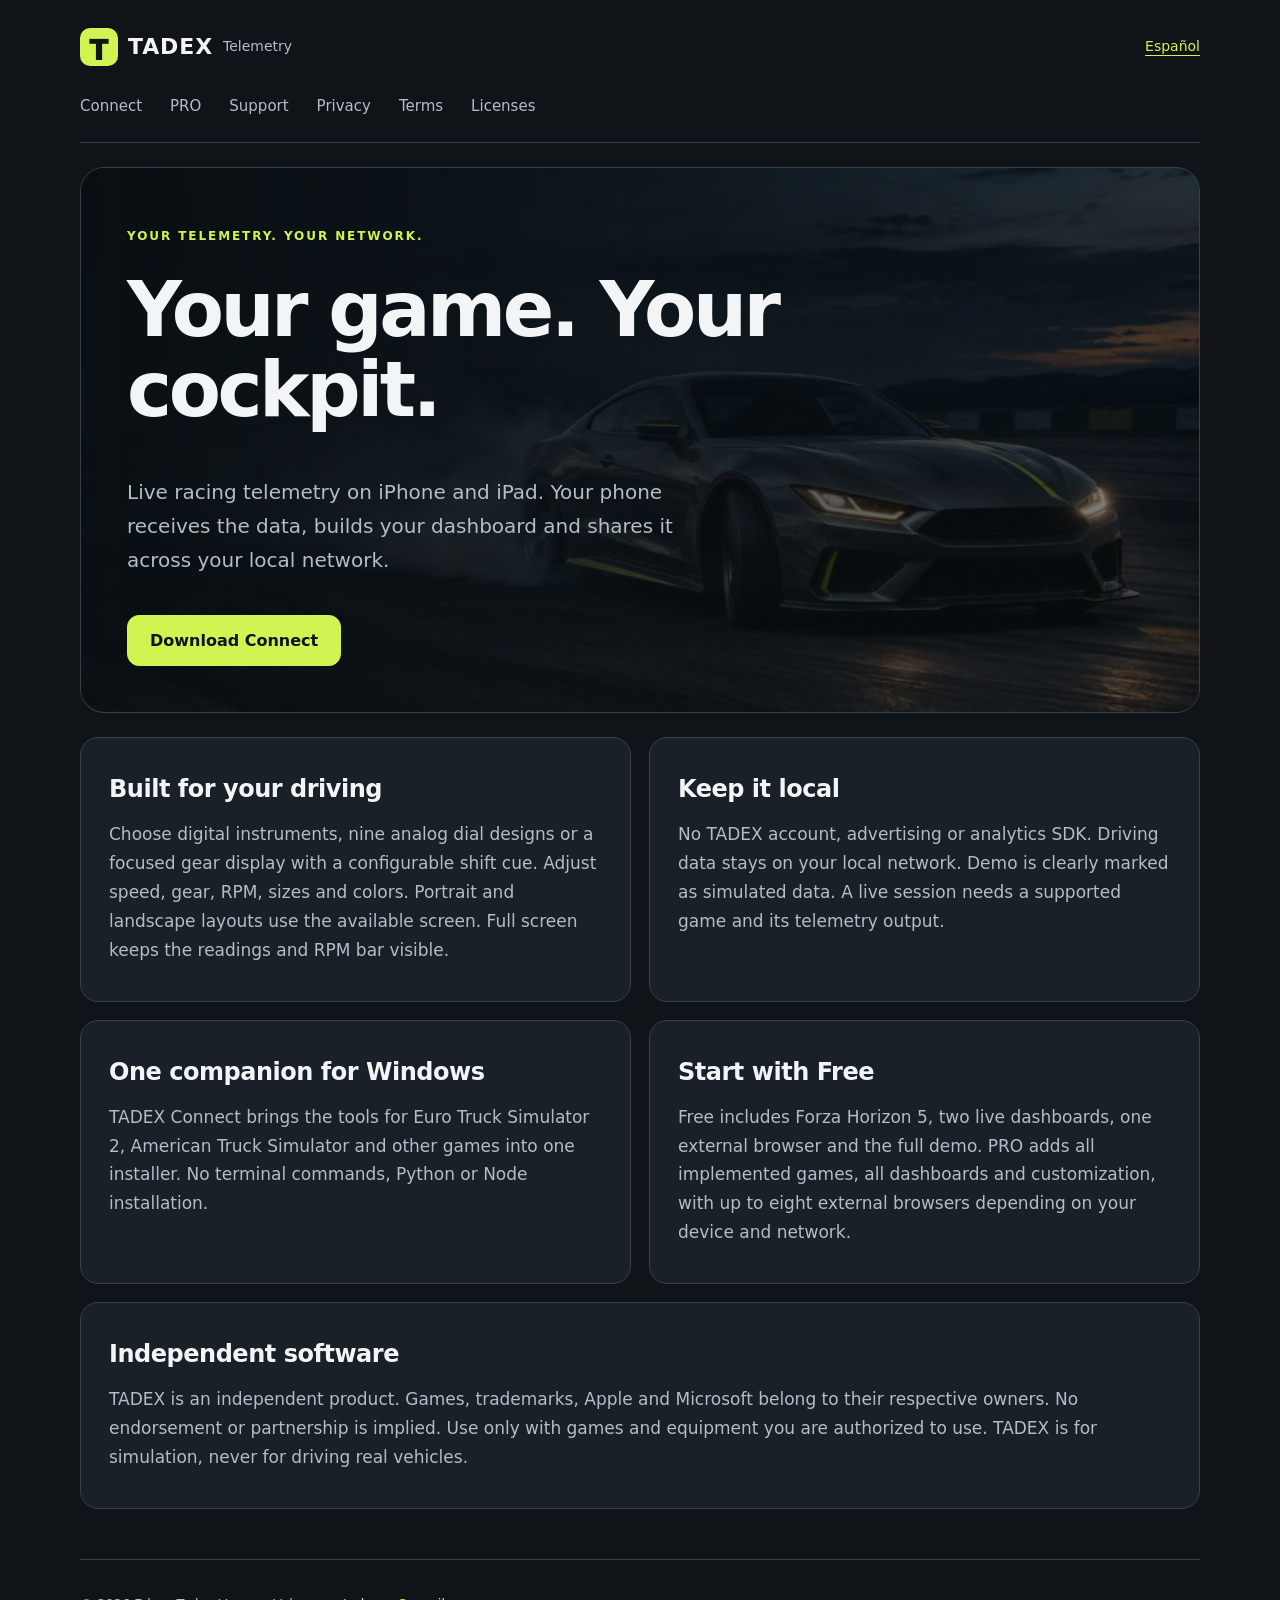
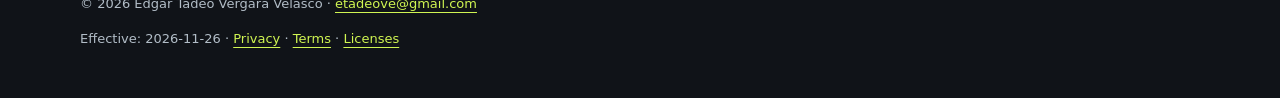
<file: index.html>
<!doctype html>
<html lang="en"><head><meta charset="utf-8"><meta name="viewport" content="width=device-width, initial-scale=1"><title>Your game. Your cockpit. · TADEX Telemetry</title><meta name="description" content="Live racing telemetry on iPhone and iPad. Your phone receives the data, builds your dashboard and shares it across your local network."><link rel="canonical" href="https://edgartv1.github.io/tadex-telemetry/"><link rel="alternate" hreflang="en" href="https://edgartv1.github.io/tadex-telemetry/"><link rel="alternate" hreflang="es" href="https://edgartv1.github.io/tadex-telemetry/es/"><link rel="alternate" hreflang="x-default" href="https://edgartv1.github.io/tadex-telemetry/"><meta property="og:title" content="Your game. Your cockpit. · TADEX"><meta property="og:description" content="Live racing telemetry on iPhone and iPad. Your phone receives the data, builds your dashboard and shares it across your local network."><meta property="og:url" content="https://edgartv1.github.io/tadex-telemetry/"><meta property="og:image" content="https://edgartv1.github.io/tadex-telemetry/assets/drift.jpg"><meta property="og:type" content="website"><meta name="theme-color" content="#101318"><link rel="icon" href="https://edgartv1.github.io/tadex-telemetry/assets/icon.png"><link rel="stylesheet" href="https://edgartv1.github.io/tadex-telemetry/assets/site.css"><script type="application/ld+json">{"@context": "https://schema.org", "@type": "SoftwareApplication", "name": "TADEX Telemetry", "url": "https://edgartv1.github.io/tadex-telemetry/", "description": "Live racing telemetry on iPhone and iPad. Your phone receives the data, builds your dashboard and shares it across your local network.", "applicationCategory": "UtilitiesApplication", "operatingSystem": "iOS, iPadOS"}</script></head>
<body><a class="skip" href="#main">Skip to content</a><header><a class="brand" href="https://edgartv1.github.io/tadex-telemetry/"><span class="mark" aria-hidden="true">T</span>TADEX <span>Telemetry</span></a><a class="language" href="https://edgartv1.github.io/tadex-telemetry/es/" lang="es">Español</a></header><nav aria-label="Main"><a href="https://edgartv1.github.io/tadex-telemetry/connect/">Connect</a><a href="https://edgartv1.github.io/tadex-telemetry/pro/">PRO</a><a href="https://edgartv1.github.io/tadex-telemetry/support/">Support</a><a href="https://edgartv1.github.io/tadex-telemetry/privacy/">Privacy</a><a href="https://edgartv1.github.io/tadex-telemetry/terms/">Terms</a><a href="https://edgartv1.github.io/tadex-telemetry/licenses/">Licenses</a></nav><main id="main"><div class="hero cover"><p class="eyebrow">YOUR TELEMETRY. YOUR NETWORK.</p><h1>Your game. Your cockpit.</h1><p class="intro">Live racing telemetry on iPhone and iPad. Your phone receives the data, builds your dashboard and shares it across your local network.</p><div class="actions"><a class="button" href="https://edgartv1.github.io/tadex-telemetry/connect/">Download Connect</a></div></div><article class="cards"><section><h2>Built for your driving</h2><p>Choose digital instruments, nine analog dial designs or a focused gear display with a configurable shift cue. Adjust speed, gear, RPM, sizes and colors. Portrait and landscape layouts use the available screen. Full screen keeps the readings and RPM bar visible.</p></section><section><h2>Keep it local</h2><p>No TADEX account, advertising or analytics SDK. Driving data stays on your local network. Demo is clearly marked as simulated data. A live session needs a supported game and its telemetry output.</p></section><section><h2>One companion for Windows</h2><p>TADEX Connect brings the tools for Euro Truck Simulator 2, American Truck Simulator and other games into one installer. No terminal commands, Python or Node installation.</p></section><section><h2>Start with Free</h2><p>Free includes Forza Horizon 5, two live dashboards, one external browser and the full demo. PRO adds all implemented games, all dashboards and customization, with up to eight external browsers depending on your device and network.</p></section><section><h2>Independent software</h2><p>TADEX is an independent product. Games, trademarks, Apple and Microsoft belong to their respective owners. No endorsement or partnership is implied. Use only with games and equipment you are authorized to use. TADEX is for simulation, never for driving real vehicles.</p></section></article></main><footer><p>© 2026 Edgar Tadeo Vergara Velasco · <a href="mailto:etadeove@gmail.com">etadeove@gmail.com</a></p><p>Effective: <time datetime="2026-11-26">2026-11-26</time> · <a href="https://edgartv1.github.io/tadex-telemetry/privacy/">Privacy</a> · <a href="https://edgartv1.github.io/tadex-telemetry/terms/">Terms</a> · <a href="https://edgartv1.github.io/tadex-telemetry/licenses/">Licenses</a></p></footer></body></html>
</file>
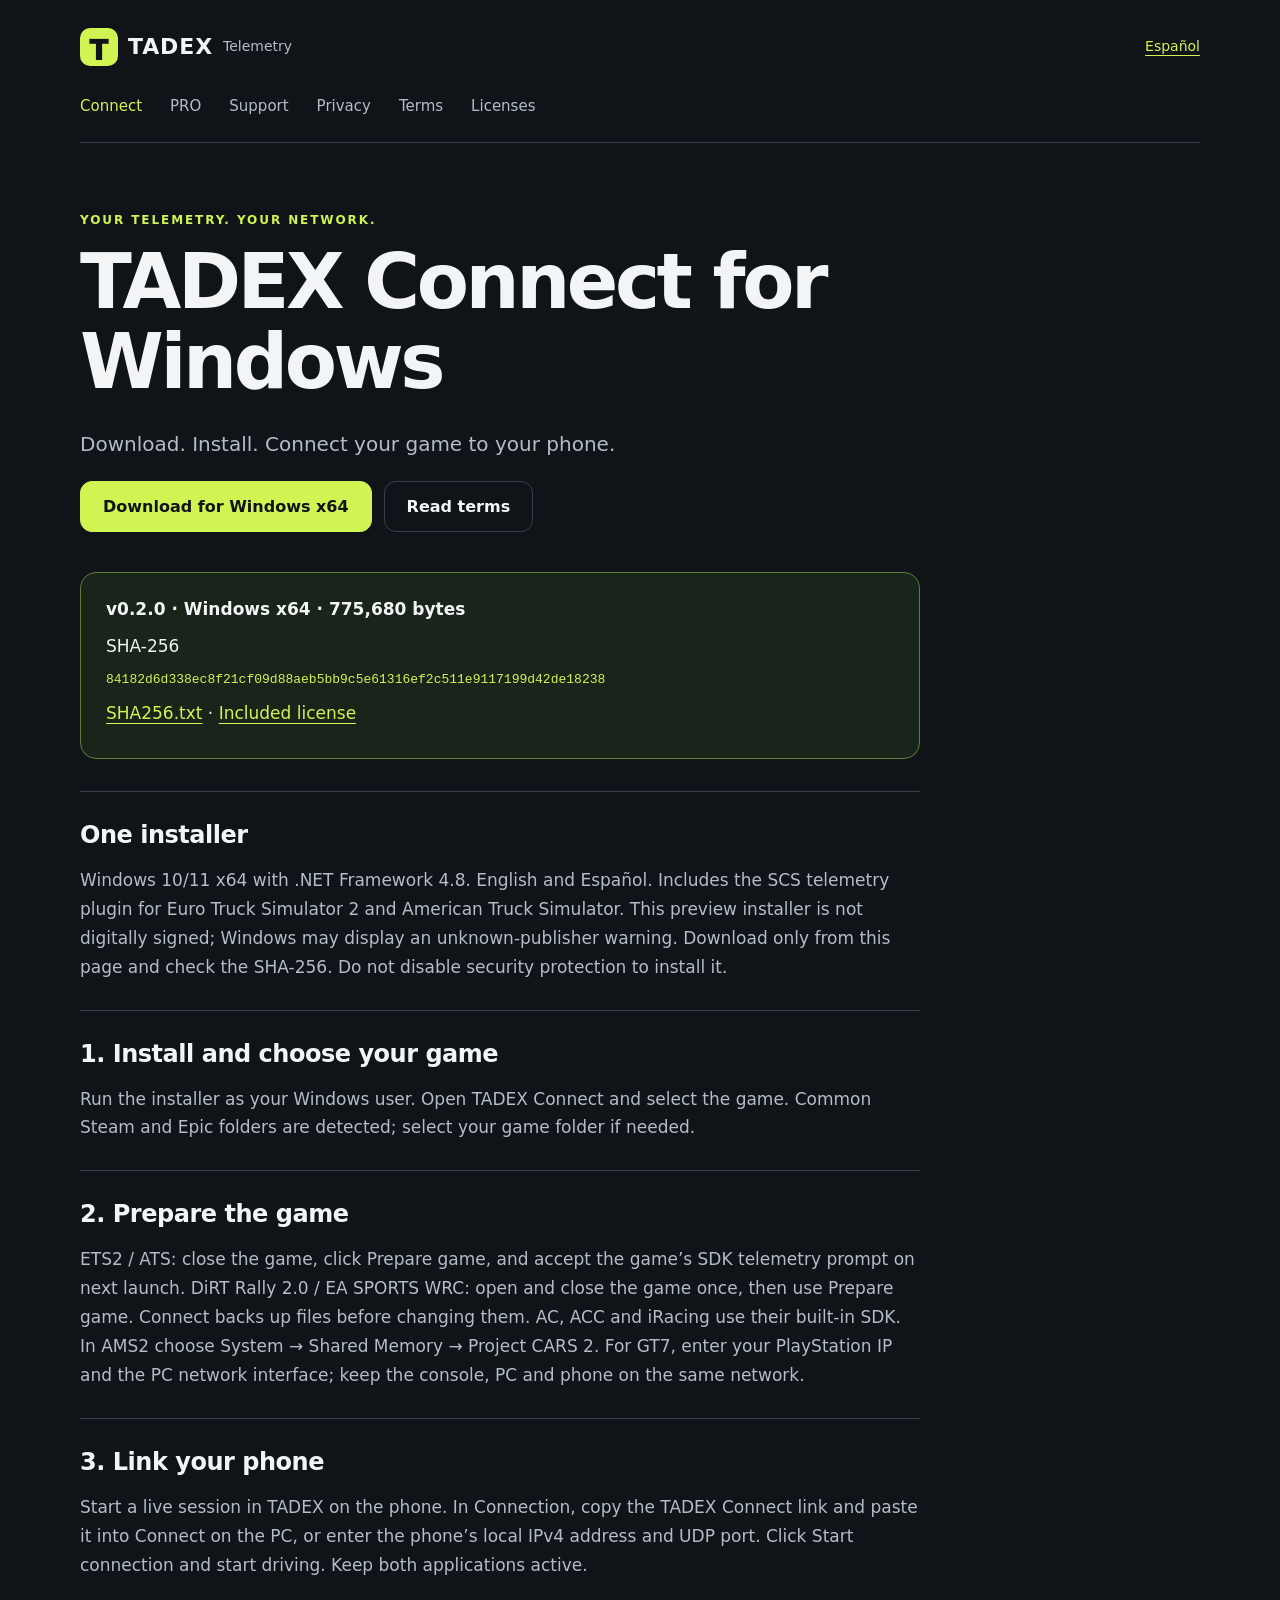
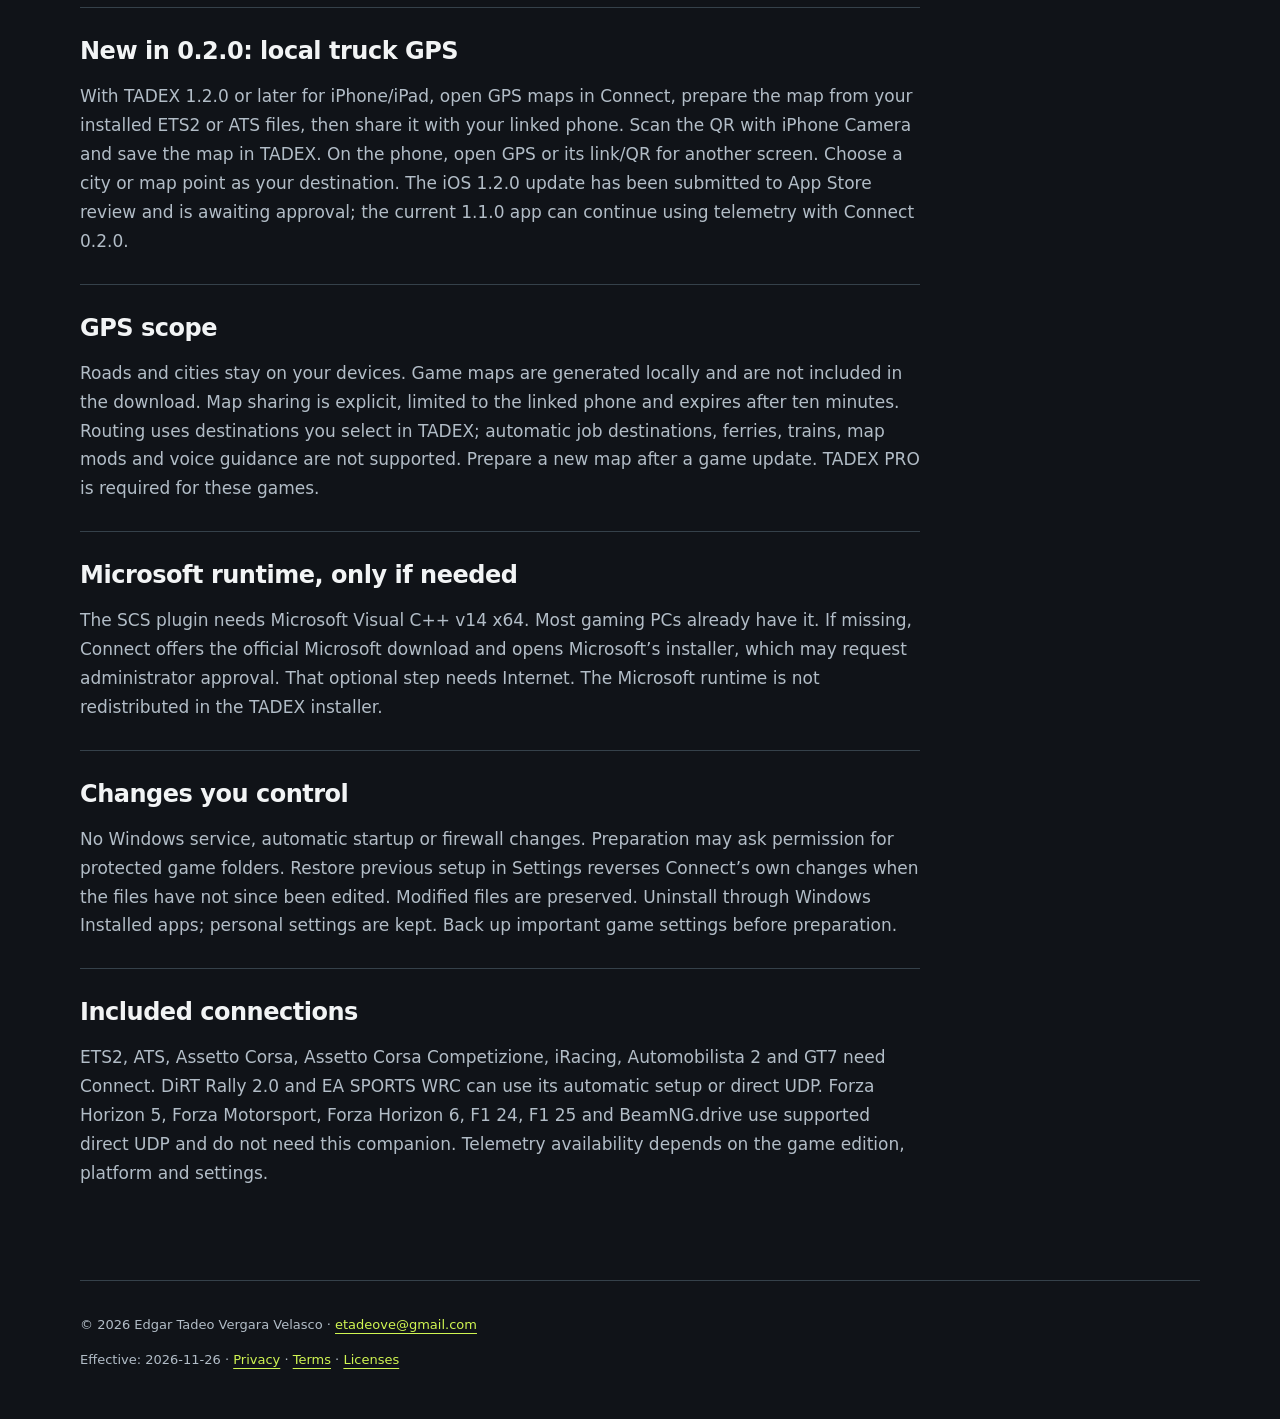
<file: connect/index.html>
<!doctype html>
<html lang="en"><head><meta charset="utf-8"><meta name="viewport" content="width=device-width, initial-scale=1"><title>TADEX Connect for Windows · TADEX Telemetry</title><meta name="description" content="Download. Install. Connect your game to your phone."><link rel="canonical" href="https://edgartv1.github.io/tadex-telemetry/connect/"><link rel="alternate" hreflang="en" href="https://edgartv1.github.io/tadex-telemetry/connect/"><link rel="alternate" hreflang="es" href="https://edgartv1.github.io/tadex-telemetry/es/connect/"><link rel="alternate" hreflang="x-default" href="https://edgartv1.github.io/tadex-telemetry/connect/"><meta property="og:title" content="TADEX Connect for Windows · TADEX"><meta property="og:description" content="Download. Install. Connect your game to your phone."><meta property="og:url" content="https://edgartv1.github.io/tadex-telemetry/connect/"><meta property="og:image" content="https://edgartv1.github.io/tadex-telemetry/assets/drift.jpg"><meta property="og:type" content="website"><meta name="theme-color" content="#101318"><link rel="icon" href="https://edgartv1.github.io/tadex-telemetry/assets/icon.png"><link rel="stylesheet" href="https://edgartv1.github.io/tadex-telemetry/assets/site.css"><script type="application/ld+json">{"@context": "https://schema.org", "@type": "WebPage", "name": "TADEX Connect for Windows", "url": "https://edgartv1.github.io/tadex-telemetry/connect/", "description": "Download. Install. Connect your game to your phone."}</script></head>
<body><a class="skip" href="#main">Skip to content</a><header><a class="brand" href="https://edgartv1.github.io/tadex-telemetry/"><span class="mark" aria-hidden="true">T</span>TADEX <span>Telemetry</span></a><a class="language" href="https://edgartv1.github.io/tadex-telemetry/es/connect/" lang="es">Español</a></header><nav aria-label="Main"><a href="https://edgartv1.github.io/tadex-telemetry/connect/" aria-current="page">Connect</a><a href="https://edgartv1.github.io/tadex-telemetry/pro/">PRO</a><a href="https://edgartv1.github.io/tadex-telemetry/support/">Support</a><a href="https://edgartv1.github.io/tadex-telemetry/privacy/">Privacy</a><a href="https://edgartv1.github.io/tadex-telemetry/terms/">Terms</a><a href="https://edgartv1.github.io/tadex-telemetry/licenses/">Licenses</a></nav><main id="main"><div class="hero "><p class="eyebrow">YOUR TELEMETRY. YOUR NETWORK.</p><h1>TADEX Connect for Windows</h1><p class="intro">Download. Install. Connect your game to your phone.</p><div class="actions"><a class="button" download href="https://edgartv1.github.io/tadex-telemetry/downloads/TadexConnectSetup-0.2.0-x64.exe">Download for Windows x64</a><a class="button secondary" href="https://edgartv1.github.io/tadex-telemetry/terms/">Read terms</a></div></div><article class="document"><aside class="release"><strong>v0.2.0 · Windows x64 · 775,680 bytes</strong><p>SHA-256</p><code>84182d6d338ec8f21cf09d88aeb5bb9c5e61316ef2c511e9117199d42de18238</code><p><a href="https://edgartv1.github.io/tadex-telemetry/downloads/SHA256.txt">SHA256.txt</a> · <a href="https://edgartv1.github.io/tadex-telemetry/notices/TADEX-Connect.txt">Included license</a></p></aside><section><h2>One installer</h2><p>Windows 10/11 x64 with .NET Framework 4.8. English and Español. Includes the SCS telemetry plugin for Euro Truck Simulator 2 and American Truck Simulator. This preview installer is not digitally signed; Windows may display an unknown-publisher warning. Download only from this page and check the SHA-256. Do not disable security protection to install it.</p></section><section><h2>1. Install and choose your game</h2><p>Run the installer as your Windows user. Open TADEX Connect and select the game. Common Steam and Epic folders are detected; select your game folder if needed.</p></section><section><h2>2. Prepare the game</h2><p>ETS2 / ATS: close the game, click Prepare game, and accept the game’s SDK telemetry prompt on next launch. DiRT Rally 2.0 / EA SPORTS WRC: open and close the game once, then use Prepare game. Connect backs up files before changing them. AC, ACC and iRacing use their built-in SDK. In AMS2 choose System → Shared Memory → Project CARS 2. For GT7, enter your PlayStation IP and the PC network interface; keep the console, PC and phone on the same network.</p></section><section><h2>3. Link your phone</h2><p>Start a live session in TADEX on the phone. In Connection, copy the TADEX Connect link and paste it into Connect on the PC, or enter the phone’s local IPv4 address and UDP port. Click Start connection and start driving. Keep both applications active.</p></section><section><h2>New in 0.2.0: local truck GPS</h2><p>With TADEX 1.2.0 or later for iPhone/iPad, open GPS maps in Connect, prepare the map from your installed ETS2 or ATS files, then share it with your linked phone. Scan the QR with iPhone Camera and save the map in TADEX. On the phone, open GPS or its link/QR for another screen. Choose a city or map point as your destination. The iOS 1.2.0 update has been submitted to App Store review and is awaiting approval; the current 1.1.0 app can continue using telemetry with Connect 0.2.0.</p></section><section><h2>GPS scope</h2><p>Roads and cities stay on your devices. Game maps are generated locally and are not included in the download. Map sharing is explicit, limited to the linked phone and expires after ten minutes. Routing uses destinations you select in TADEX; automatic job destinations, ferries, trains, map mods and voice guidance are not supported. Prepare a new map after a game update. TADEX PRO is required for these games.</p></section><section><h2>Microsoft runtime, only if needed</h2><p>The SCS plugin needs Microsoft Visual C++ v14 x64. Most gaming PCs already have it. If missing, Connect offers the official Microsoft download and opens Microsoft’s installer, which may request administrator approval. That optional step needs Internet. The Microsoft runtime is not redistributed in the TADEX installer.</p></section><section><h2>Changes you control</h2><p>No Windows service, automatic startup or firewall changes. Preparation may ask permission for protected game folders. Restore previous setup in Settings reverses Connect’s own changes when the files have not since been edited. Modified files are preserved. Uninstall through Windows Installed apps; personal settings are kept. Back up important game settings before preparation.</p></section><section><h2>Included connections</h2><p>ETS2, ATS, Assetto Corsa, Assetto Corsa Competizione, iRacing, Automobilista 2 and GT7 need Connect. DiRT Rally 2.0 and EA SPORTS WRC can use its automatic setup or direct UDP. Forza Horizon 5, Forza Motorsport, Forza Horizon 6, F1 24, F1 25 and BeamNG.drive use supported direct UDP and do not need this companion. Telemetry availability depends on the game edition, platform and settings.</p></section></article></main><footer><p>© 2026 Edgar Tadeo Vergara Velasco · <a href="mailto:etadeove@gmail.com">etadeove@gmail.com</a></p><p>Effective: <time datetime="2026-11-26">2026-11-26</time> · <a href="https://edgartv1.github.io/tadex-telemetry/privacy/">Privacy</a> · <a href="https://edgartv1.github.io/tadex-telemetry/terms/">Terms</a> · <a href="https://edgartv1.github.io/tadex-telemetry/licenses/">Licenses</a></p></footer></body></html>
</file>
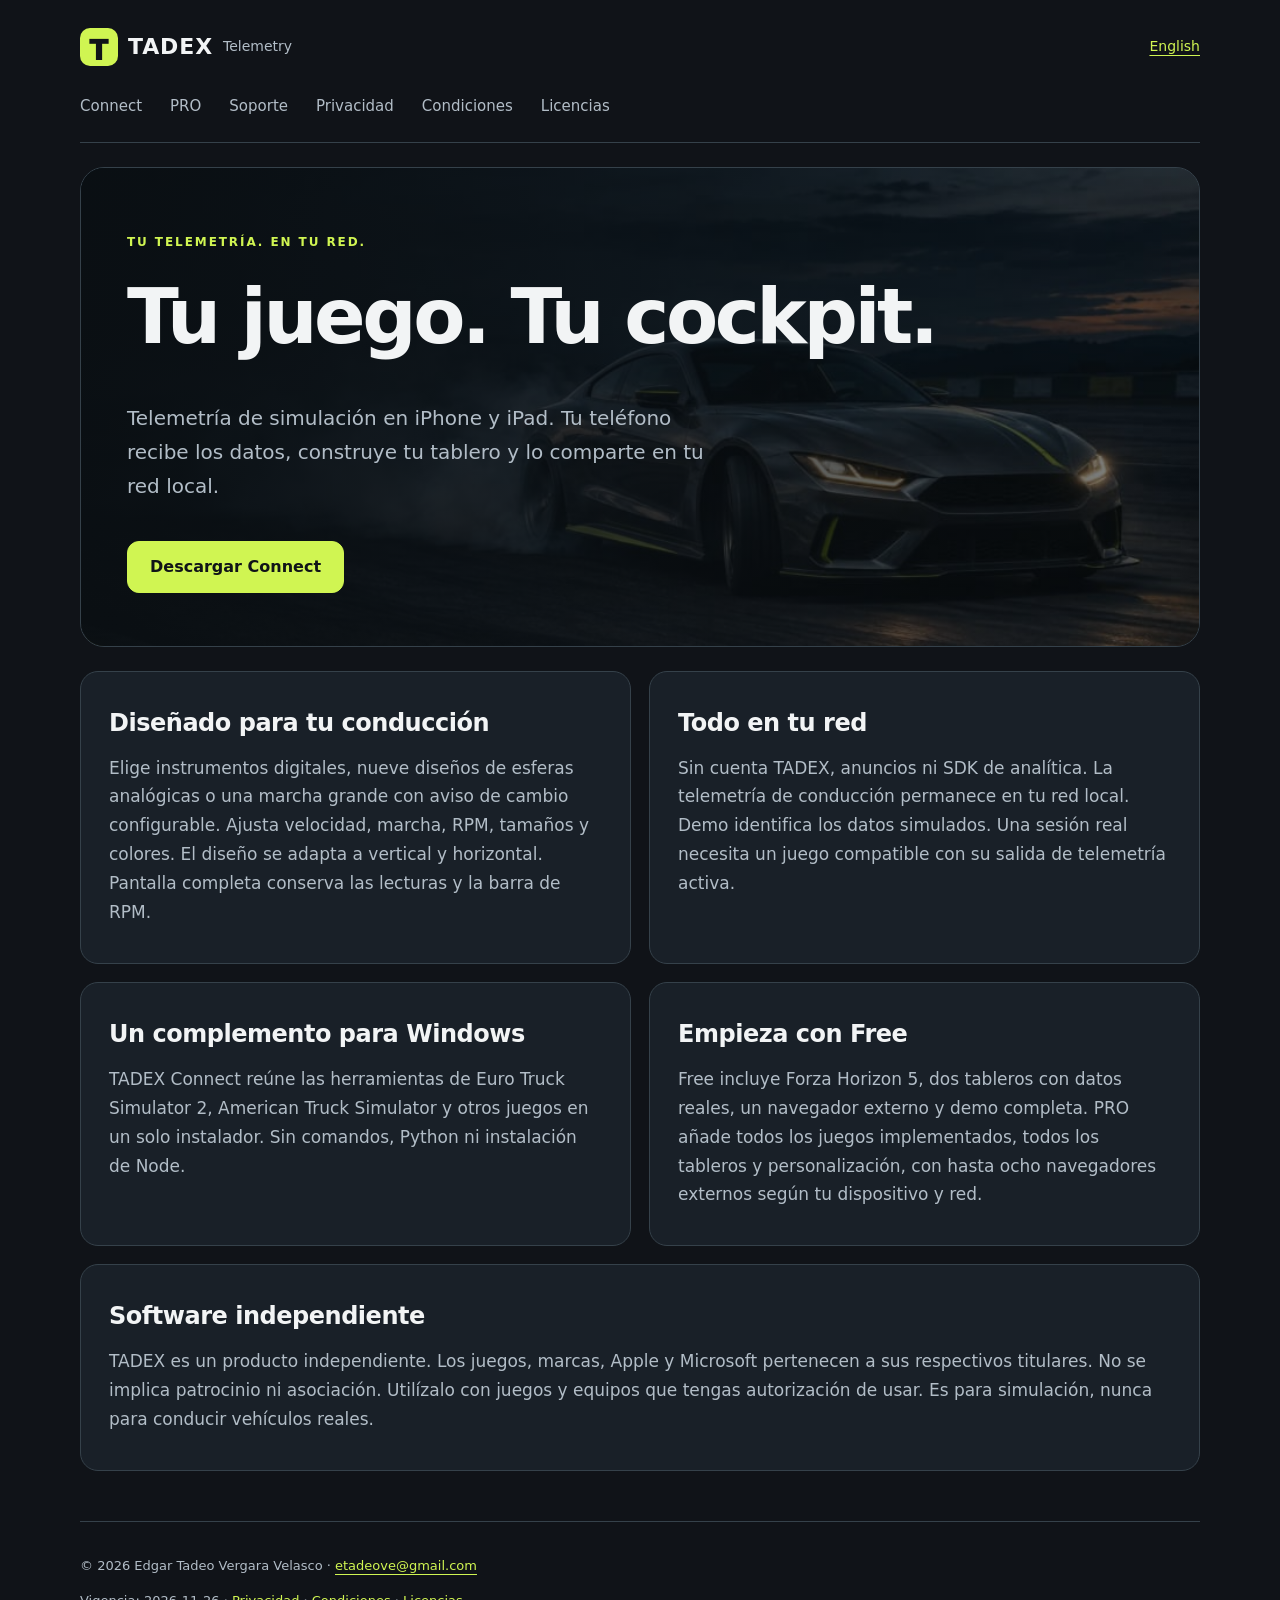
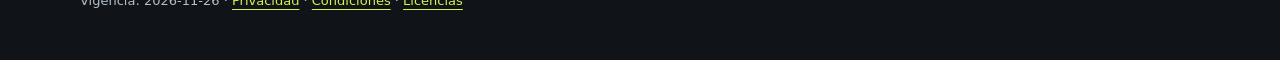
<file: es/index.html>
<!doctype html>
<html lang="es"><head><meta charset="utf-8"><meta name="viewport" content="width=device-width, initial-scale=1"><title>Tu juego. Tu cockpit. · TADEX Telemetry</title><meta name="description" content="Telemetría de simulación en iPhone y iPad. Tu teléfono recibe los datos, construye tu tablero y lo comparte en tu red local."><link rel="canonical" href="https://edgartv1.github.io/tadex-telemetry/es/"><link rel="alternate" hreflang="en" href="https://edgartv1.github.io/tadex-telemetry/"><link rel="alternate" hreflang="es" href="https://edgartv1.github.io/tadex-telemetry/es/"><link rel="alternate" hreflang="x-default" href="https://edgartv1.github.io/tadex-telemetry/"><meta property="og:title" content="Tu juego. Tu cockpit. · TADEX"><meta property="og:description" content="Telemetría de simulación en iPhone y iPad. Tu teléfono recibe los datos, construye tu tablero y lo comparte en tu red local."><meta property="og:url" content="https://edgartv1.github.io/tadex-telemetry/es/"><meta property="og:image" content="https://edgartv1.github.io/tadex-telemetry/assets/drift.jpg"><meta property="og:type" content="website"><meta name="theme-color" content="#101318"><link rel="icon" href="https://edgartv1.github.io/tadex-telemetry/assets/icon.png"><link rel="stylesheet" href="https://edgartv1.github.io/tadex-telemetry/assets/site.css"><script type="application/ld+json">{"@context": "https://schema.org", "@type": "SoftwareApplication", "name": "TADEX Telemetry", "url": "https://edgartv1.github.io/tadex-telemetry/es/", "description": "Telemetría de simulación en iPhone y iPad. Tu teléfono recibe los datos, construye tu tablero y lo comparte en tu red local.", "applicationCategory": "UtilitiesApplication", "operatingSystem": "iOS, iPadOS"}</script></head>
<body><a class="skip" href="#main">Saltar al contenido</a><header><a class="brand" href="https://edgartv1.github.io/tadex-telemetry/es/"><span class="mark" aria-hidden="true">T</span>TADEX <span>Telemetry</span></a><a class="language" href="https://edgartv1.github.io/tadex-telemetry/" lang="en">English</a></header><nav aria-label="Principal"><a href="https://edgartv1.github.io/tadex-telemetry/es/connect/">Connect</a><a href="https://edgartv1.github.io/tadex-telemetry/es/pro/">PRO</a><a href="https://edgartv1.github.io/tadex-telemetry/es/support/">Soporte</a><a href="https://edgartv1.github.io/tadex-telemetry/es/privacy/">Privacidad</a><a href="https://edgartv1.github.io/tadex-telemetry/es/terms/">Condiciones</a><a href="https://edgartv1.github.io/tadex-telemetry/es/licenses/">Licencias</a></nav><main id="main"><div class="hero cover"><p class="eyebrow">TU TELEMETRÍA. EN TU RED.</p><h1>Tu juego. Tu cockpit.</h1><p class="intro">Telemetría de simulación en iPhone y iPad. Tu teléfono recibe los datos, construye tu tablero y lo comparte en tu red local.</p><div class="actions"><a class="button" href="https://edgartv1.github.io/tadex-telemetry/es/connect/">Descargar Connect</a></div></div><article class="cards"><section><h2>Diseñado para tu conducción</h2><p>Elige instrumentos digitales, nueve diseños de esferas analógicas o una marcha grande con aviso de cambio configurable. Ajusta velocidad, marcha, RPM, tamaños y colores. El diseño se adapta a vertical y horizontal. Pantalla completa conserva las lecturas y la barra de RPM.</p></section><section><h2>Todo en tu red</h2><p>Sin cuenta TADEX, anuncios ni SDK de analítica. La telemetría de conducción permanece en tu red local. Demo identifica los datos simulados. Una sesión real necesita un juego compatible con su salida de telemetría activa.</p></section><section><h2>Un complemento para Windows</h2><p>TADEX Connect reúne las herramientas de Euro Truck Simulator 2, American Truck Simulator y otros juegos en un solo instalador. Sin comandos, Python ni instalación de Node.</p></section><section><h2>Empieza con Free</h2><p>Free incluye Forza Horizon 5, dos tableros con datos reales, un navegador externo y demo completa. PRO añade todos los juegos implementados, todos los tableros y personalización, con hasta ocho navegadores externos según tu dispositivo y red.</p></section><section><h2>Software independiente</h2><p>TADEX es un producto independiente. Los juegos, marcas, Apple y Microsoft pertenecen a sus respectivos titulares. No se implica patrocinio ni asociación. Utilízalo con juegos y equipos que tengas autorización de usar. Es para simulación, nunca para conducir vehículos reales.</p></section></article></main><footer><p>© 2026 Edgar Tadeo Vergara Velasco · <a href="mailto:etadeove@gmail.com">etadeove@gmail.com</a></p><p>Vigencia: <time datetime="2026-11-26">2026-11-26</time> · <a href="https://edgartv1.github.io/tadex-telemetry/es/privacy/">Privacidad</a> · <a href="https://edgartv1.github.io/tadex-telemetry/es/terms/">Condiciones</a> · <a href="https://edgartv1.github.io/tadex-telemetry/es/licenses/">Licencias</a></p></footer></body></html>
</file>
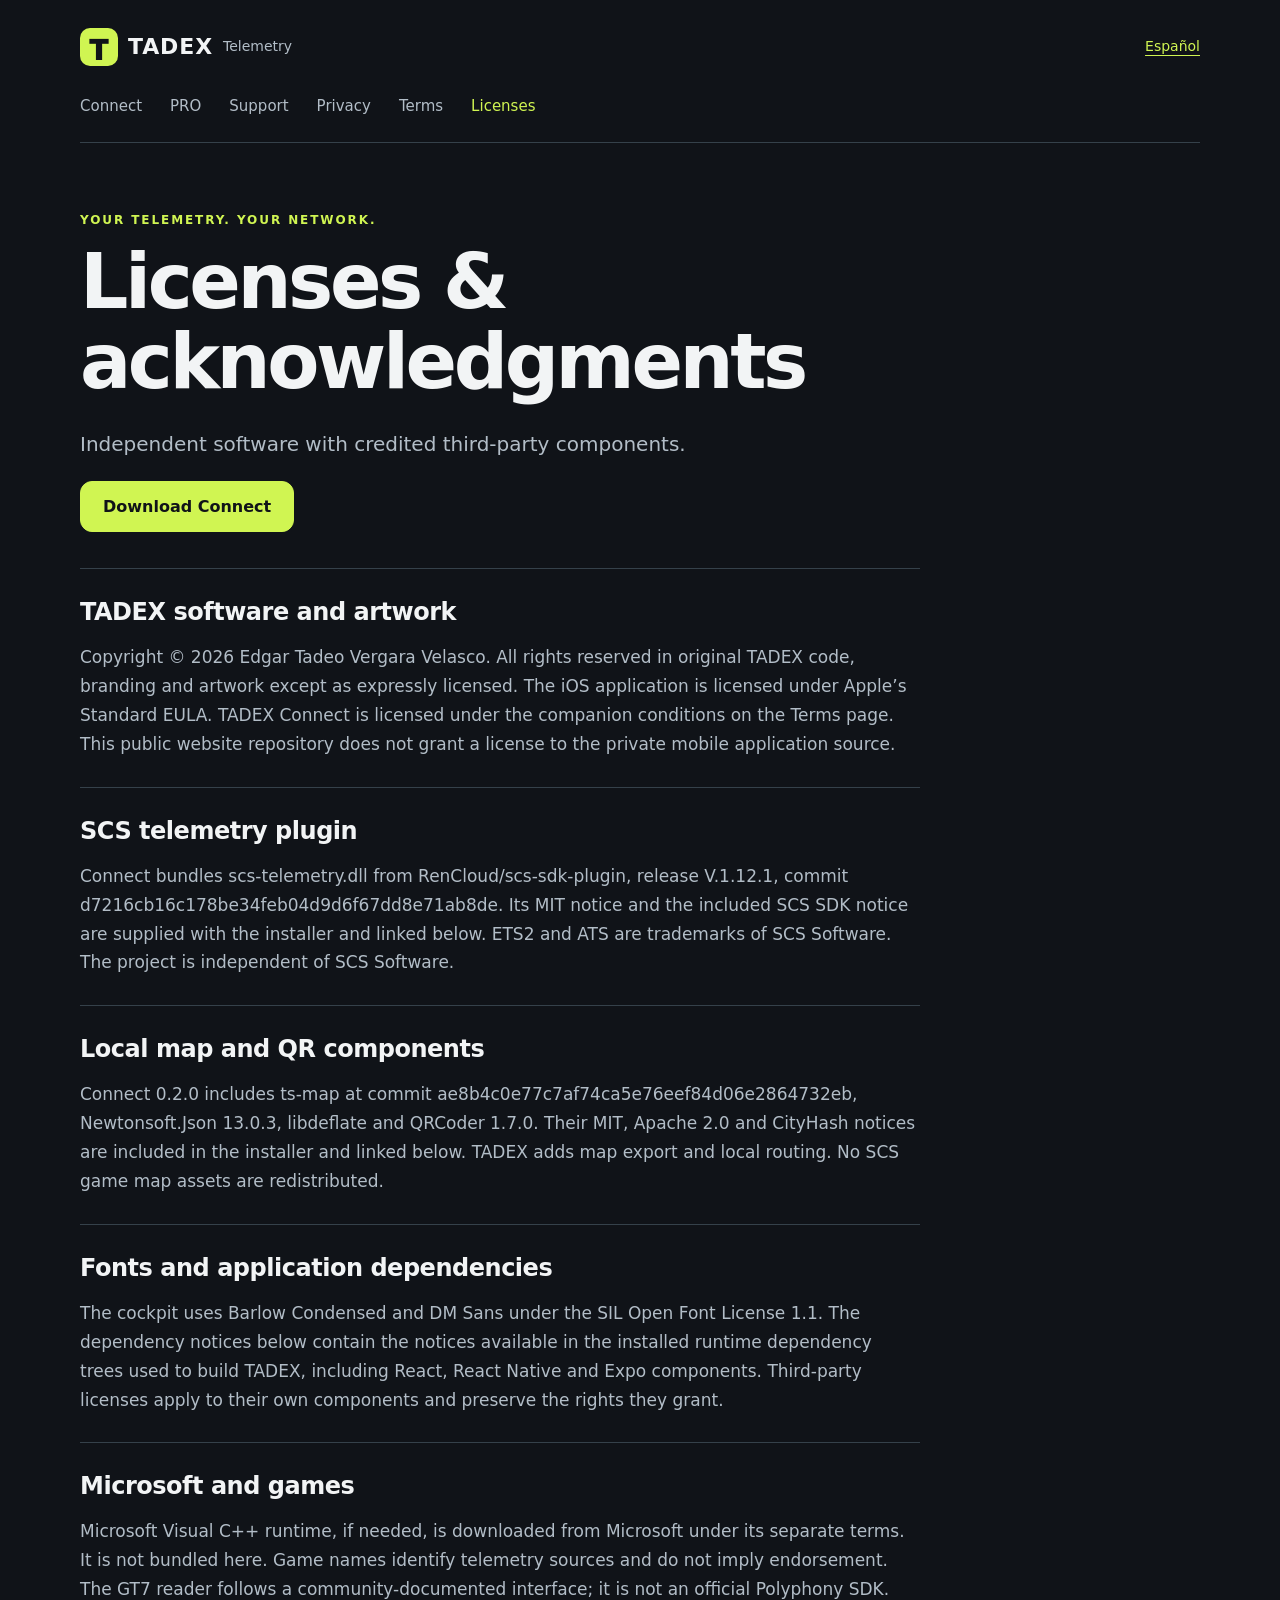
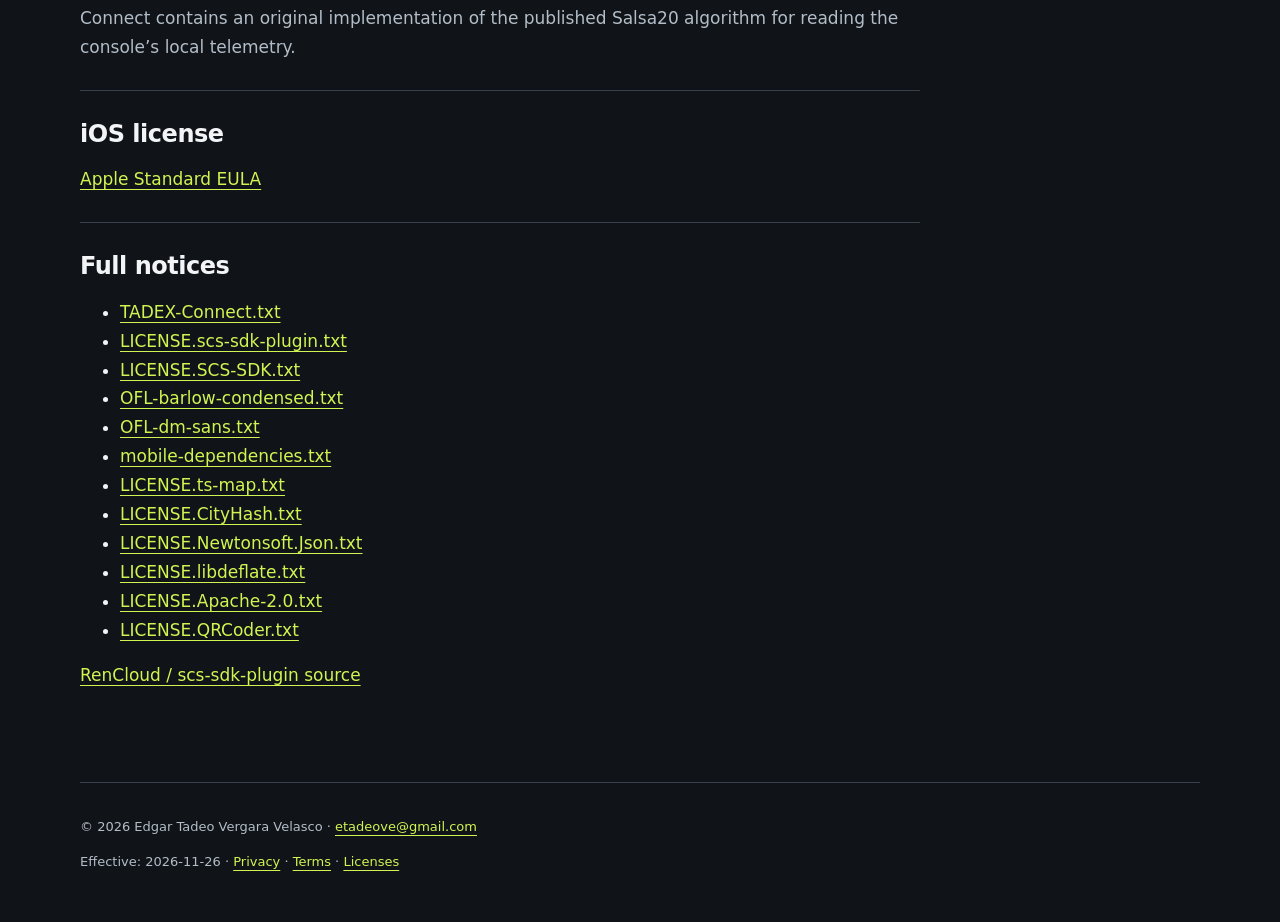
<file: licenses/index.html>
<!doctype html>
<html lang="en"><head><meta charset="utf-8"><meta name="viewport" content="width=device-width, initial-scale=1"><title>Licenses &amp; acknowledgments · TADEX Telemetry</title><meta name="description" content="Independent software with credited third-party components."><link rel="canonical" href="https://edgartv1.github.io/tadex-telemetry/licenses/"><link rel="alternate" hreflang="en" href="https://edgartv1.github.io/tadex-telemetry/licenses/"><link rel="alternate" hreflang="es" href="https://edgartv1.github.io/tadex-telemetry/es/licenses/"><link rel="alternate" hreflang="x-default" href="https://edgartv1.github.io/tadex-telemetry/licenses/"><meta property="og:title" content="Licenses &amp; acknowledgments · TADEX"><meta property="og:description" content="Independent software with credited third-party components."><meta property="og:url" content="https://edgartv1.github.io/tadex-telemetry/licenses/"><meta property="og:image" content="https://edgartv1.github.io/tadex-telemetry/assets/drift.jpg"><meta property="og:type" content="website"><meta name="theme-color" content="#101318"><link rel="icon" href="https://edgartv1.github.io/tadex-telemetry/assets/icon.png"><link rel="stylesheet" href="https://edgartv1.github.io/tadex-telemetry/assets/site.css"><script type="application/ld+json">{"@context": "https://schema.org", "@type": "WebPage", "name": "Licenses & acknowledgments", "url": "https://edgartv1.github.io/tadex-telemetry/licenses/", "description": "Independent software with credited third-party components."}</script></head>
<body><a class="skip" href="#main">Skip to content</a><header><a class="brand" href="https://edgartv1.github.io/tadex-telemetry/"><span class="mark" aria-hidden="true">T</span>TADEX <span>Telemetry</span></a><a class="language" href="https://edgartv1.github.io/tadex-telemetry/es/licenses/" lang="es">Español</a></header><nav aria-label="Main"><a href="https://edgartv1.github.io/tadex-telemetry/connect/">Connect</a><a href="https://edgartv1.github.io/tadex-telemetry/pro/">PRO</a><a href="https://edgartv1.github.io/tadex-telemetry/support/">Support</a><a href="https://edgartv1.github.io/tadex-telemetry/privacy/">Privacy</a><a href="https://edgartv1.github.io/tadex-telemetry/terms/">Terms</a><a href="https://edgartv1.github.io/tadex-telemetry/licenses/" aria-current="page">Licenses</a></nav><main id="main"><div class="hero "><p class="eyebrow">YOUR TELEMETRY. YOUR NETWORK.</p><h1>Licenses &amp; acknowledgments</h1><p class="intro">Independent software with credited third-party components.</p><div class="actions"><a class="button" href="https://edgartv1.github.io/tadex-telemetry/connect/">Download Connect</a></div></div><article class="document"><section><h2>TADEX software and artwork</h2><p>Copyright © 2026 Edgar Tadeo Vergara Velasco. All rights reserved in original TADEX code, branding and artwork except as expressly licensed. The iOS application is licensed under Apple’s Standard EULA. TADEX Connect is licensed under the companion conditions on the Terms page. This public website repository does not grant a license to the private mobile application source.</p></section><section><h2>SCS telemetry plugin</h2><p>Connect bundles scs-telemetry.dll from RenCloud/scs-sdk-plugin, release V.1.12.1, commit d7216cb16c178be34feb04d9d6f67dd8e71ab8de. Its MIT notice and the included SCS SDK notice are supplied with the installer and linked below. ETS2 and ATS are trademarks of SCS Software. The project is independent of SCS Software.</p></section><section><h2>Local map and QR components</h2><p>Connect 0.2.0 includes ts-map at commit ae8b4c0e77c7af74ca5e76eef84d06e2864732eb, Newtonsoft.Json 13.0.3, libdeflate and QRCoder 1.7.0. Their MIT, Apache 2.0 and CityHash notices are included in the installer and linked below. TADEX adds map export and local routing. No SCS game map assets are redistributed.</p></section><section><h2>Fonts and application dependencies</h2><p>The cockpit uses Barlow Condensed and DM Sans under the SIL Open Font License 1.1. The dependency notices below contain the notices available in the installed runtime dependency trees used to build TADEX, including React, React Native and Expo components. Third-party licenses apply to their own components and preserve the rights they grant.</p></section><section><h2>Microsoft and games</h2><p>Microsoft Visual C++ runtime, if needed, is downloaded from Microsoft under its separate terms. It is not bundled here. Game names identify telemetry sources and do not imply endorsement. The GT7 reader follows a community-documented interface; it is not an official Polyphony SDK. Connect contains an original implementation of the published Salsa20 algorithm for reading the console’s local telemetry.</p></section><section><h2>iOS license</h2><p><a href="https://www.apple.com/legal/internet-services/itunes/dev/stdeula/">Apple Standard EULA</a></p></section><section><h2>Full notices</h2><ul><li><a href="https://edgartv1.github.io/tadex-telemetry/notices/TADEX-Connect.txt">TADEX-Connect.txt</a></li><li><a href="https://edgartv1.github.io/tadex-telemetry/notices/LICENSE.scs-sdk-plugin.txt">LICENSE.scs-sdk-plugin.txt</a></li><li><a href="https://edgartv1.github.io/tadex-telemetry/notices/LICENSE.SCS-SDK.txt">LICENSE.SCS-SDK.txt</a></li><li><a href="https://edgartv1.github.io/tadex-telemetry/notices/OFL-barlow-condensed.txt">OFL-barlow-condensed.txt</a></li><li><a href="https://edgartv1.github.io/tadex-telemetry/notices/OFL-dm-sans.txt">OFL-dm-sans.txt</a></li><li><a href="https://edgartv1.github.io/tadex-telemetry/notices/mobile-dependencies.txt">mobile-dependencies.txt</a></li><li><a href="https://edgartv1.github.io/tadex-telemetry/notices/LICENSE.ts-map.txt">LICENSE.ts-map.txt</a></li><li><a href="https://edgartv1.github.io/tadex-telemetry/notices/LICENSE.CityHash.txt">LICENSE.CityHash.txt</a></li><li><a href="https://edgartv1.github.io/tadex-telemetry/notices/LICENSE.Newtonsoft.Json.txt">LICENSE.Newtonsoft.Json.txt</a></li><li><a href="https://edgartv1.github.io/tadex-telemetry/notices/LICENSE.libdeflate.txt">LICENSE.libdeflate.txt</a></li><li><a href="https://edgartv1.github.io/tadex-telemetry/notices/LICENSE.Apache-2.0.txt">LICENSE.Apache-2.0.txt</a></li><li><a href="https://edgartv1.github.io/tadex-telemetry/notices/LICENSE.QRCoder.txt">LICENSE.QRCoder.txt</a></li></ul><p><a href="https://github.com/RenCloud/scs-sdk-plugin/tree/d7216cb16c178be34feb04d9d6f67dd8e71ab8de">RenCloud / scs-sdk-plugin source</a></p></section></article></main><footer><p>© 2026 Edgar Tadeo Vergara Velasco · <a href="mailto:etadeove@gmail.com">etadeove@gmail.com</a></p><p>Effective: <time datetime="2026-11-26">2026-11-26</time> · <a href="https://edgartv1.github.io/tadex-telemetry/privacy/">Privacy</a> · <a href="https://edgartv1.github.io/tadex-telemetry/terms/">Terms</a> · <a href="https://edgartv1.github.io/tadex-telemetry/licenses/">Licenses</a></p></footer></body></html>
</file>
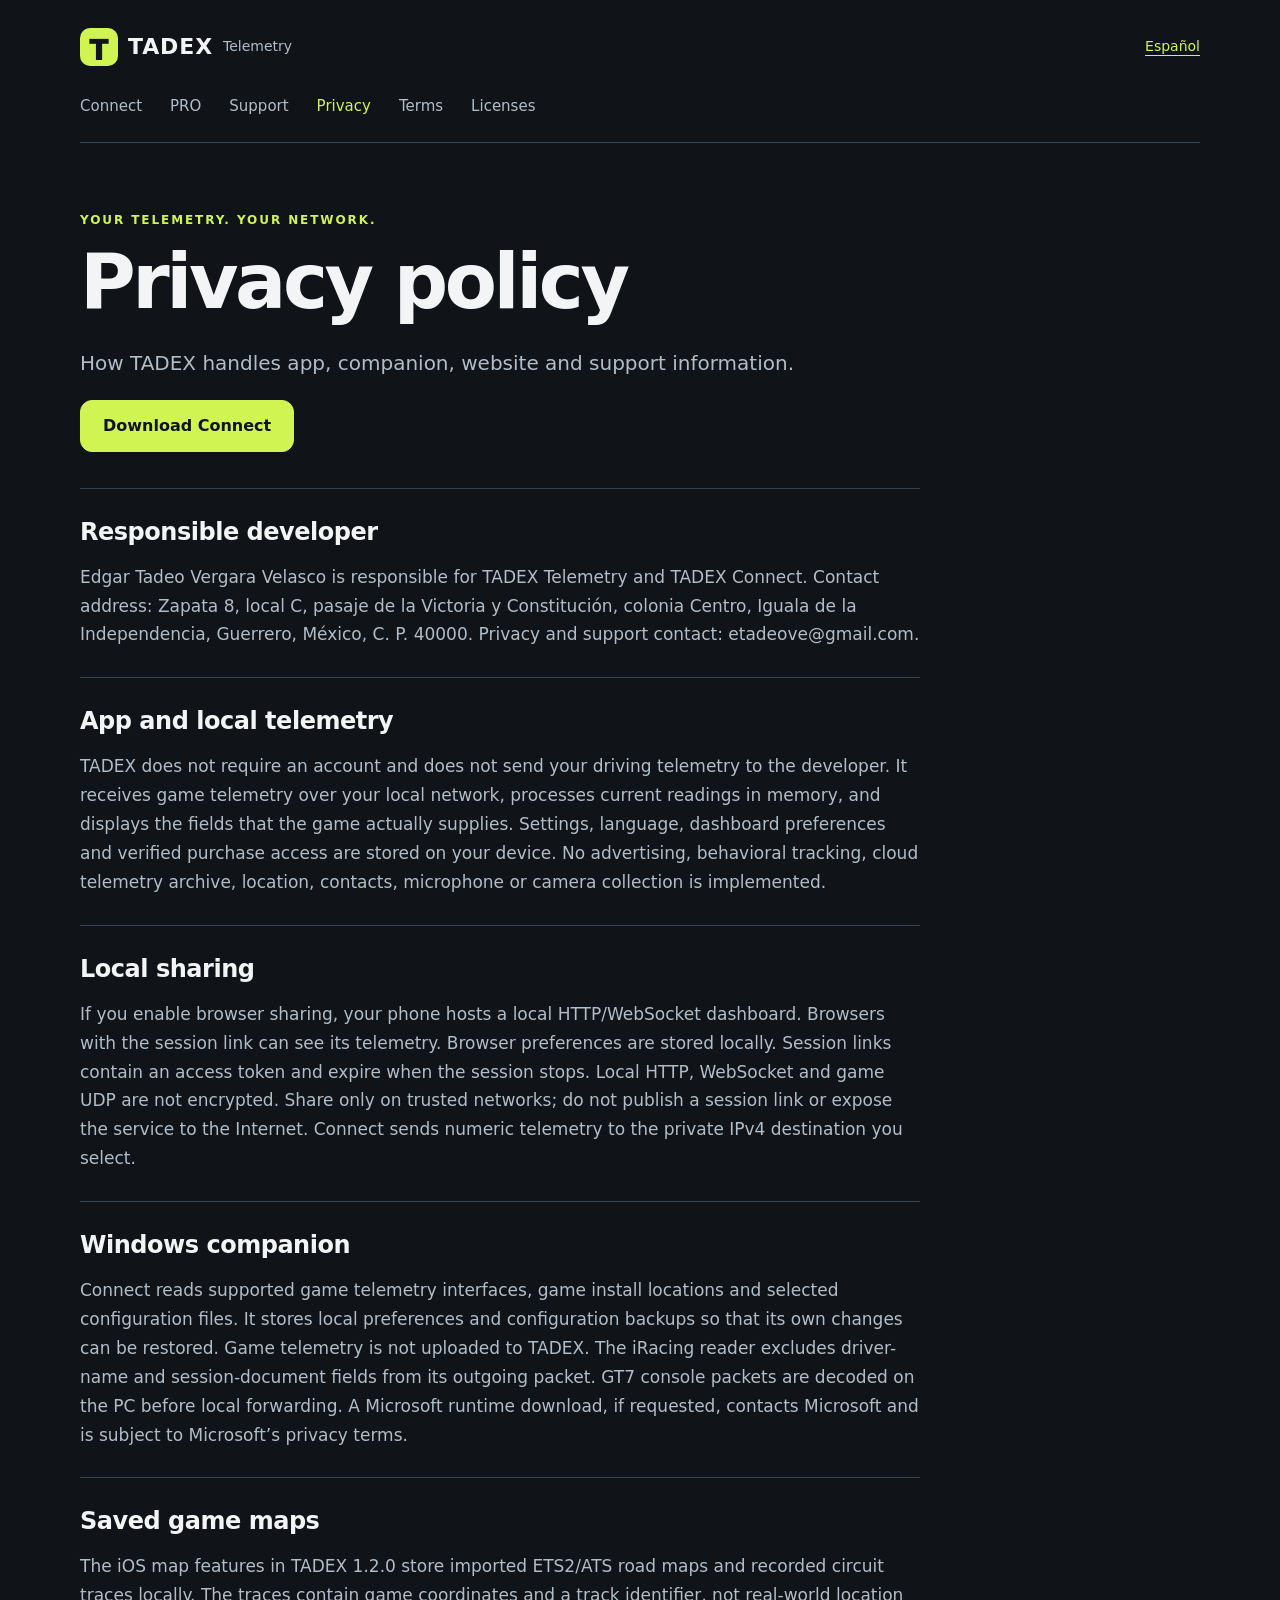
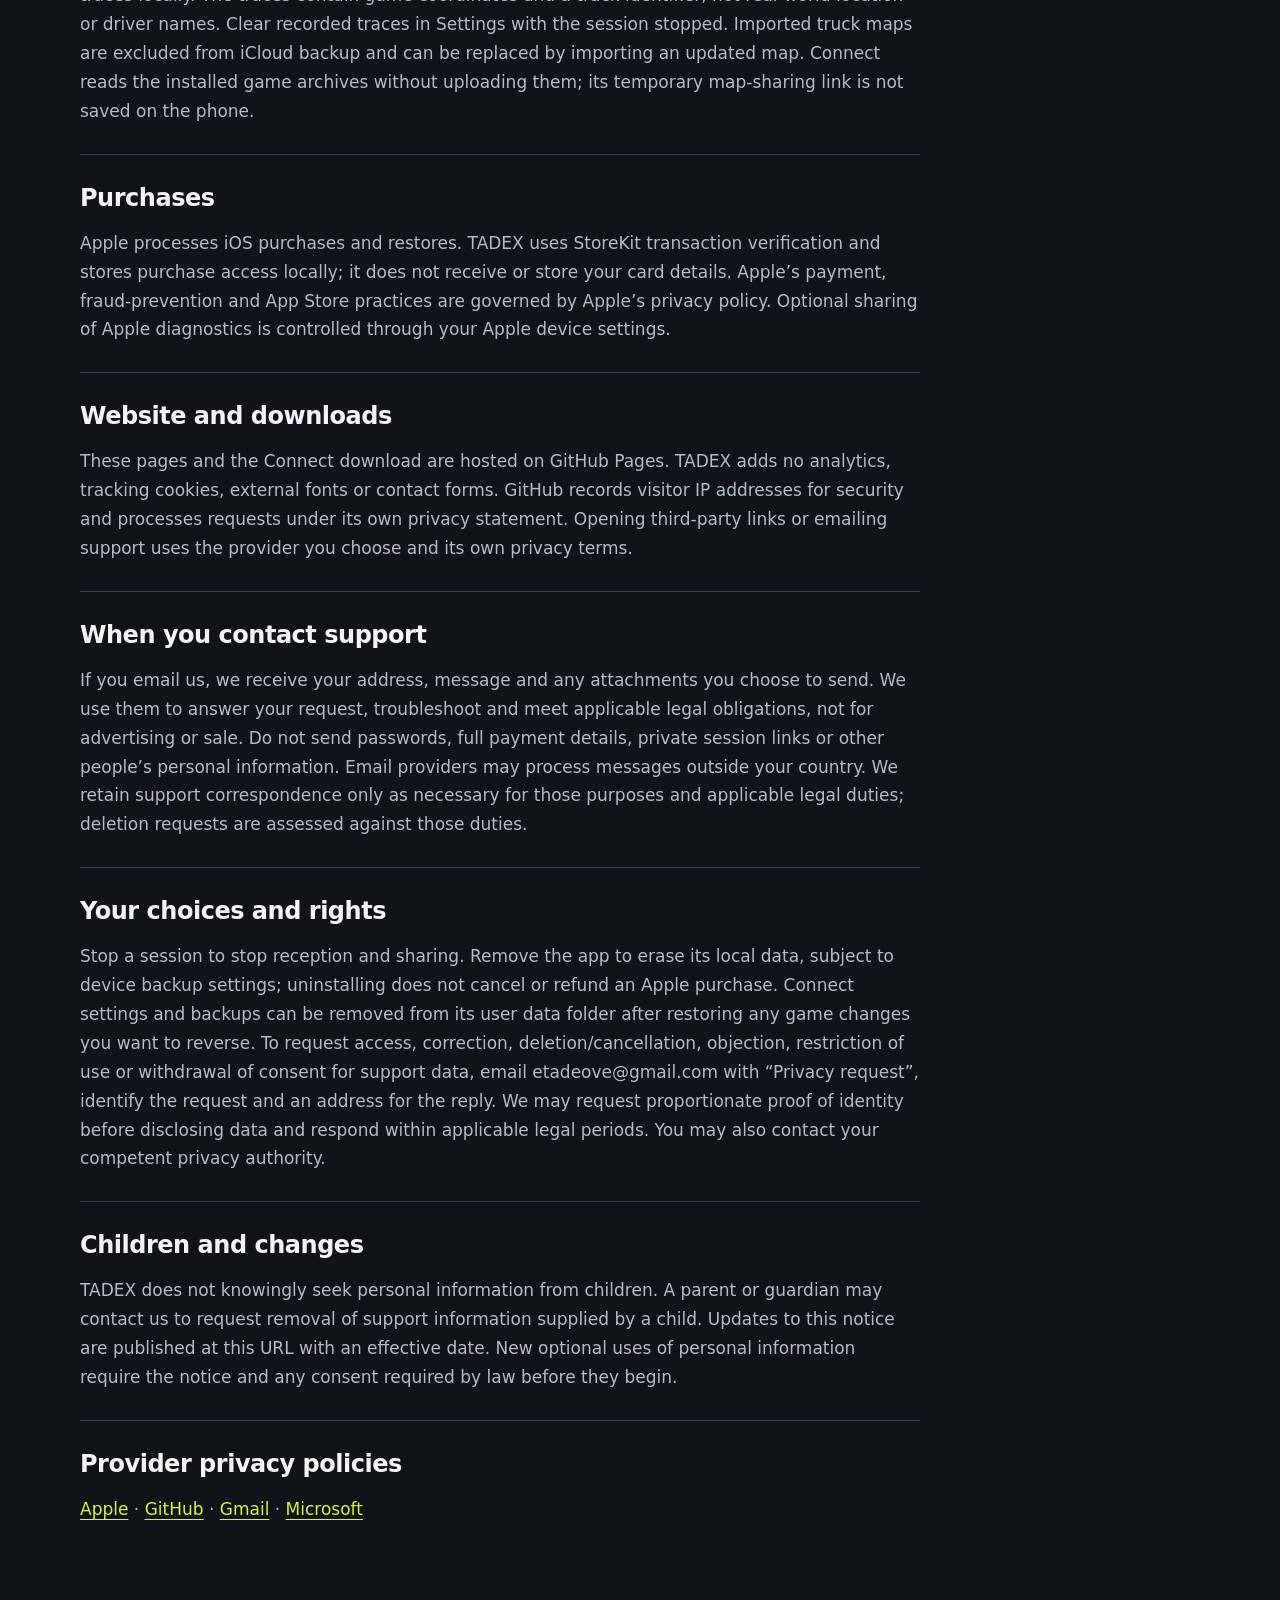
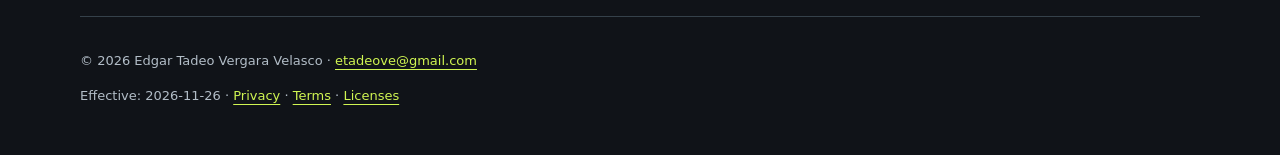
<file: privacy/index.html>
<!doctype html>
<html lang="en"><head><meta charset="utf-8"><meta name="viewport" content="width=device-width, initial-scale=1"><title>Privacy policy · TADEX Telemetry</title><meta name="description" content="How TADEX handles app, companion, website and support information."><link rel="canonical" href="https://edgartv1.github.io/tadex-telemetry/privacy/"><link rel="alternate" hreflang="en" href="https://edgartv1.github.io/tadex-telemetry/privacy/"><link rel="alternate" hreflang="es" href="https://edgartv1.github.io/tadex-telemetry/es/privacy/"><link rel="alternate" hreflang="x-default" href="https://edgartv1.github.io/tadex-telemetry/privacy/"><meta property="og:title" content="Privacy policy · TADEX"><meta property="og:description" content="How TADEX handles app, companion, website and support information."><meta property="og:url" content="https://edgartv1.github.io/tadex-telemetry/privacy/"><meta property="og:image" content="https://edgartv1.github.io/tadex-telemetry/assets/drift.jpg"><meta property="og:type" content="website"><meta name="theme-color" content="#101318"><link rel="icon" href="https://edgartv1.github.io/tadex-telemetry/assets/icon.png"><link rel="stylesheet" href="https://edgartv1.github.io/tadex-telemetry/assets/site.css"><script type="application/ld+json">{"@context": "https://schema.org", "@type": "WebPage", "name": "Privacy policy", "url": "https://edgartv1.github.io/tadex-telemetry/privacy/", "description": "How TADEX handles app, companion, website and support information."}</script></head>
<body><a class="skip" href="#main">Skip to content</a><header><a class="brand" href="https://edgartv1.github.io/tadex-telemetry/"><span class="mark" aria-hidden="true">T</span>TADEX <span>Telemetry</span></a><a class="language" href="https://edgartv1.github.io/tadex-telemetry/es/privacy/" lang="es">Español</a></header><nav aria-label="Main"><a href="https://edgartv1.github.io/tadex-telemetry/connect/">Connect</a><a href="https://edgartv1.github.io/tadex-telemetry/pro/">PRO</a><a href="https://edgartv1.github.io/tadex-telemetry/support/">Support</a><a href="https://edgartv1.github.io/tadex-telemetry/privacy/" aria-current="page">Privacy</a><a href="https://edgartv1.github.io/tadex-telemetry/terms/">Terms</a><a href="https://edgartv1.github.io/tadex-telemetry/licenses/">Licenses</a></nav><main id="main"><div class="hero "><p class="eyebrow">YOUR TELEMETRY. YOUR NETWORK.</p><h1>Privacy policy</h1><p class="intro">How TADEX handles app, companion, website and support information.</p><div class="actions"><a class="button" href="https://edgartv1.github.io/tadex-telemetry/connect/">Download Connect</a></div></div><article class="document"><section><h2>Responsible developer</h2><p>Edgar Tadeo Vergara Velasco is responsible for TADEX Telemetry and TADEX Connect. Contact address: Zapata 8, local C, pasaje de la Victoria y Constitución, colonia Centro, Iguala de la Independencia, Guerrero, México, C. P. 40000. Privacy and support contact: etadeove@gmail.com.</p></section><section><h2>App and local telemetry</h2><p>TADEX does not require an account and does not send your driving telemetry to the developer. It receives game telemetry over your local network, processes current readings in memory, and displays the fields that the game actually supplies. Settings, language, dashboard preferences and verified purchase access are stored on your device. No advertising, behavioral tracking, cloud telemetry archive, location, contacts, microphone or camera collection is implemented.</p></section><section><h2>Local sharing</h2><p>If you enable browser sharing, your phone hosts a local HTTP/WebSocket dashboard. Browsers with the session link can see its telemetry. Browser preferences are stored locally. Session links contain an access token and expire when the session stops. Local HTTP, WebSocket and game UDP are not encrypted. Share only on trusted networks; do not publish a session link or expose the service to the Internet. Connect sends numeric telemetry to the private IPv4 destination you select.</p></section><section><h2>Windows companion</h2><p>Connect reads supported game telemetry interfaces, game install locations and selected configuration files. It stores local preferences and configuration backups so that its own changes can be restored. Game telemetry is not uploaded to TADEX. The iRacing reader excludes driver-name and session-document fields from its outgoing packet. GT7 console packets are decoded on the PC before local forwarding. A Microsoft runtime download, if requested, contacts Microsoft and is subject to Microsoft’s privacy terms.</p></section><section><h2>Saved game maps</h2><p>The iOS map features in TADEX 1.2.0 store imported ETS2/ATS road maps and recorded circuit traces locally. The traces contain game coordinates and a track identifier, not real-world location or driver names. Clear recorded traces in Settings with the session stopped. Imported truck maps are excluded from iCloud backup and can be replaced by importing an updated map. Connect reads the installed game archives without uploading them; its temporary map-sharing link is not saved on the phone.</p></section><section><h2>Purchases</h2><p>Apple processes iOS purchases and restores. TADEX uses StoreKit transaction verification and stores purchase access locally; it does not receive or store your card details. Apple’s payment, fraud-prevention and App Store practices are governed by Apple’s privacy policy. Optional sharing of Apple diagnostics is controlled through your Apple device settings.</p></section><section><h2>Website and downloads</h2><p>These pages and the Connect download are hosted on GitHub Pages. TADEX adds no analytics, tracking cookies, external fonts or contact forms. GitHub records visitor IP addresses for security and processes requests under its own privacy statement. Opening third-party links or emailing support uses the provider you choose and its own privacy terms.</p></section><section><h2>When you contact support</h2><p>If you email us, we receive your address, message and any attachments you choose to send. We use them to answer your request, troubleshoot and meet applicable legal obligations, not for advertising or sale. Do not send passwords, full payment details, private session links or other people’s personal information. Email providers may process messages outside your country. We retain support correspondence only as necessary for those purposes and applicable legal duties; deletion requests are assessed against those duties.</p></section><section><h2>Your choices and rights</h2><p>Stop a session to stop reception and sharing. Remove the app to erase its local data, subject to device backup settings; uninstalling does not cancel or refund an Apple purchase. Connect settings and backups can be removed from its user data folder after restoring any game changes you want to reverse. To request access, correction, deletion/cancellation, objection, restriction of use or withdrawal of consent for support data, email etadeove@gmail.com with “Privacy request”, identify the request and an address for the reply. We may request proportionate proof of identity before disclosing data and respond within applicable legal periods. You may also contact your competent privacy authority.</p></section><section><h2>Children and changes</h2><p>TADEX does not knowingly seek personal information from children. A parent or guardian may contact us to request removal of support information supplied by a child. Updates to this notice are published at this URL with an effective date. New optional uses of personal information require the notice and any consent required by law before they begin.</p></section><section><h2>Provider privacy policies</h2><p><a href="https://www.apple.com/legal/privacy/">Apple</a> · <a href="https://docs.github.com/en/site-policy/privacy-policies/github-general-privacy-statement">GitHub</a> · <a href="https://policies.google.com/privacy">Gmail</a> · <a href="https://privacy.microsoft.com/privacystatement">Microsoft</a></p></section></article></main><footer><p>© 2026 Edgar Tadeo Vergara Velasco · <a href="mailto:etadeove@gmail.com">etadeove@gmail.com</a></p><p>Effective: <time datetime="2026-11-26">2026-11-26</time> · <a href="https://edgartv1.github.io/tadex-telemetry/privacy/">Privacy</a> · <a href="https://edgartv1.github.io/tadex-telemetry/terms/">Terms</a> · <a href="https://edgartv1.github.io/tadex-telemetry/licenses/">Licenses</a></p></footer></body></html>
</file>
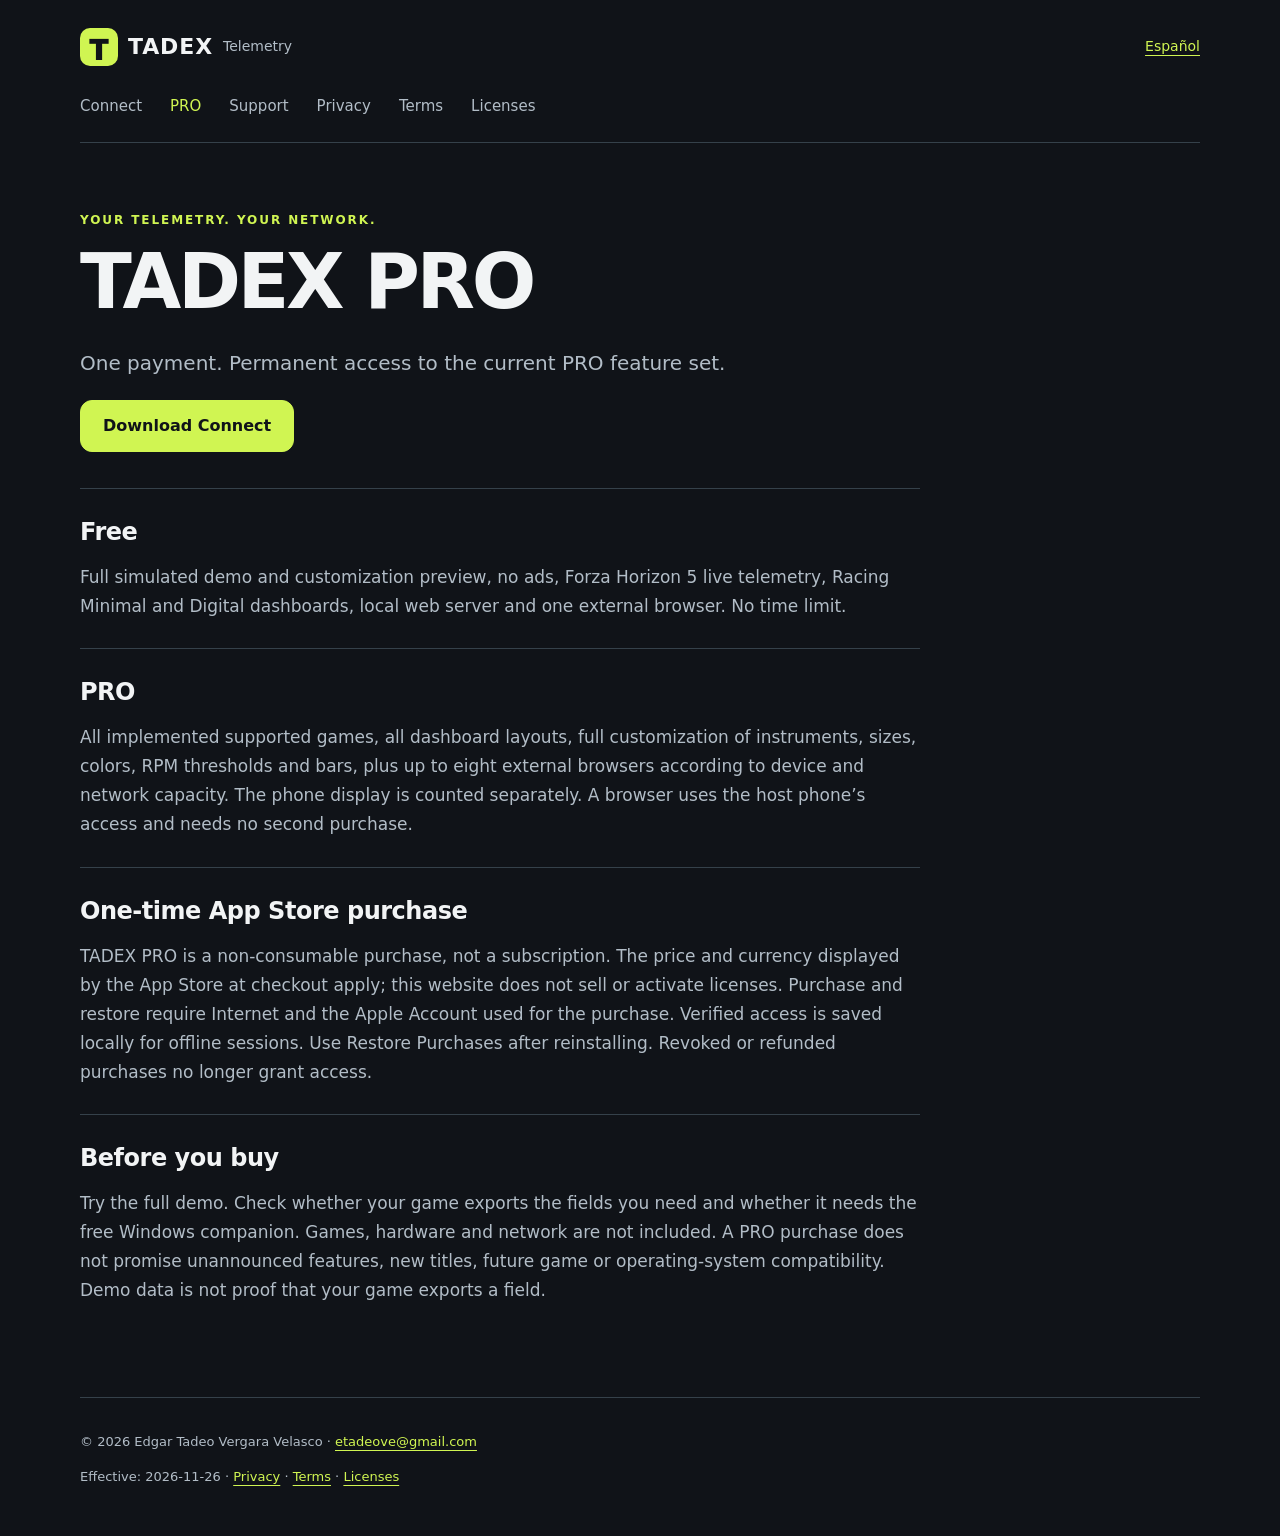
<file: pro/index.html>
<!doctype html>
<html lang="en"><head><meta charset="utf-8"><meta name="viewport" content="width=device-width, initial-scale=1"><title>TADEX PRO · TADEX Telemetry</title><meta name="description" content="One payment. Permanent access to the current PRO feature set."><link rel="canonical" href="https://edgartv1.github.io/tadex-telemetry/pro/"><link rel="alternate" hreflang="en" href="https://edgartv1.github.io/tadex-telemetry/pro/"><link rel="alternate" hreflang="es" href="https://edgartv1.github.io/tadex-telemetry/es/pro/"><link rel="alternate" hreflang="x-default" href="https://edgartv1.github.io/tadex-telemetry/pro/"><meta property="og:title" content="TADEX PRO · TADEX"><meta property="og:description" content="One payment. Permanent access to the current PRO feature set."><meta property="og:url" content="https://edgartv1.github.io/tadex-telemetry/pro/"><meta property="og:image" content="https://edgartv1.github.io/tadex-telemetry/assets/drift.jpg"><meta property="og:type" content="website"><meta name="theme-color" content="#101318"><link rel="icon" href="https://edgartv1.github.io/tadex-telemetry/assets/icon.png"><link rel="stylesheet" href="https://edgartv1.github.io/tadex-telemetry/assets/site.css"><script type="application/ld+json">{"@context": "https://schema.org", "@type": "WebPage", "name": "TADEX PRO", "url": "https://edgartv1.github.io/tadex-telemetry/pro/", "description": "One payment. Permanent access to the current PRO feature set."}</script></head>
<body><a class="skip" href="#main">Skip to content</a><header><a class="brand" href="https://edgartv1.github.io/tadex-telemetry/"><span class="mark" aria-hidden="true">T</span>TADEX <span>Telemetry</span></a><a class="language" href="https://edgartv1.github.io/tadex-telemetry/es/pro/" lang="es">Español</a></header><nav aria-label="Main"><a href="https://edgartv1.github.io/tadex-telemetry/connect/">Connect</a><a href="https://edgartv1.github.io/tadex-telemetry/pro/" aria-current="page">PRO</a><a href="https://edgartv1.github.io/tadex-telemetry/support/">Support</a><a href="https://edgartv1.github.io/tadex-telemetry/privacy/">Privacy</a><a href="https://edgartv1.github.io/tadex-telemetry/terms/">Terms</a><a href="https://edgartv1.github.io/tadex-telemetry/licenses/">Licenses</a></nav><main id="main"><div class="hero "><p class="eyebrow">YOUR TELEMETRY. YOUR NETWORK.</p><h1>TADEX PRO</h1><p class="intro">One payment. Permanent access to the current PRO feature set.</p><div class="actions"><a class="button" href="https://edgartv1.github.io/tadex-telemetry/connect/">Download Connect</a></div></div><article class="document"><section><h2>Free</h2><p>Full simulated demo and customization preview, no ads, Forza Horizon 5 live telemetry, Racing Minimal and Digital dashboards, local web server and one external browser. No time limit.</p></section><section><h2>PRO</h2><p>All implemented supported games, all dashboard layouts, full customization of instruments, sizes, colors, RPM thresholds and bars, plus up to eight external browsers according to device and network capacity. The phone display is counted separately. A browser uses the host phone’s access and needs no second purchase.</p></section><section><h2>One-time App Store purchase</h2><p>TADEX PRO is a non-consumable purchase, not a subscription. The price and currency displayed by the App Store at checkout apply; this website does not sell or activate licenses. Purchase and restore require Internet and the Apple Account used for the purchase. Verified access is saved locally for offline sessions. Use Restore Purchases after reinstalling. Revoked or refunded purchases no longer grant access.</p></section><section><h2>Before you buy</h2><p>Try the full demo. Check whether your game exports the fields you need and whether it needs the free Windows companion. Games, hardware and network are not included. A PRO purchase does not promise unannounced features, new titles, future game or operating-system compatibility. Demo data is not proof that your game exports a field.</p></section></article></main><footer><p>© 2026 Edgar Tadeo Vergara Velasco · <a href="mailto:etadeove@gmail.com">etadeove@gmail.com</a></p><p>Effective: <time datetime="2026-11-26">2026-11-26</time> · <a href="https://edgartv1.github.io/tadex-telemetry/privacy/">Privacy</a> · <a href="https://edgartv1.github.io/tadex-telemetry/terms/">Terms</a> · <a href="https://edgartv1.github.io/tadex-telemetry/licenses/">Licenses</a></p></footer></body></html>
</file>
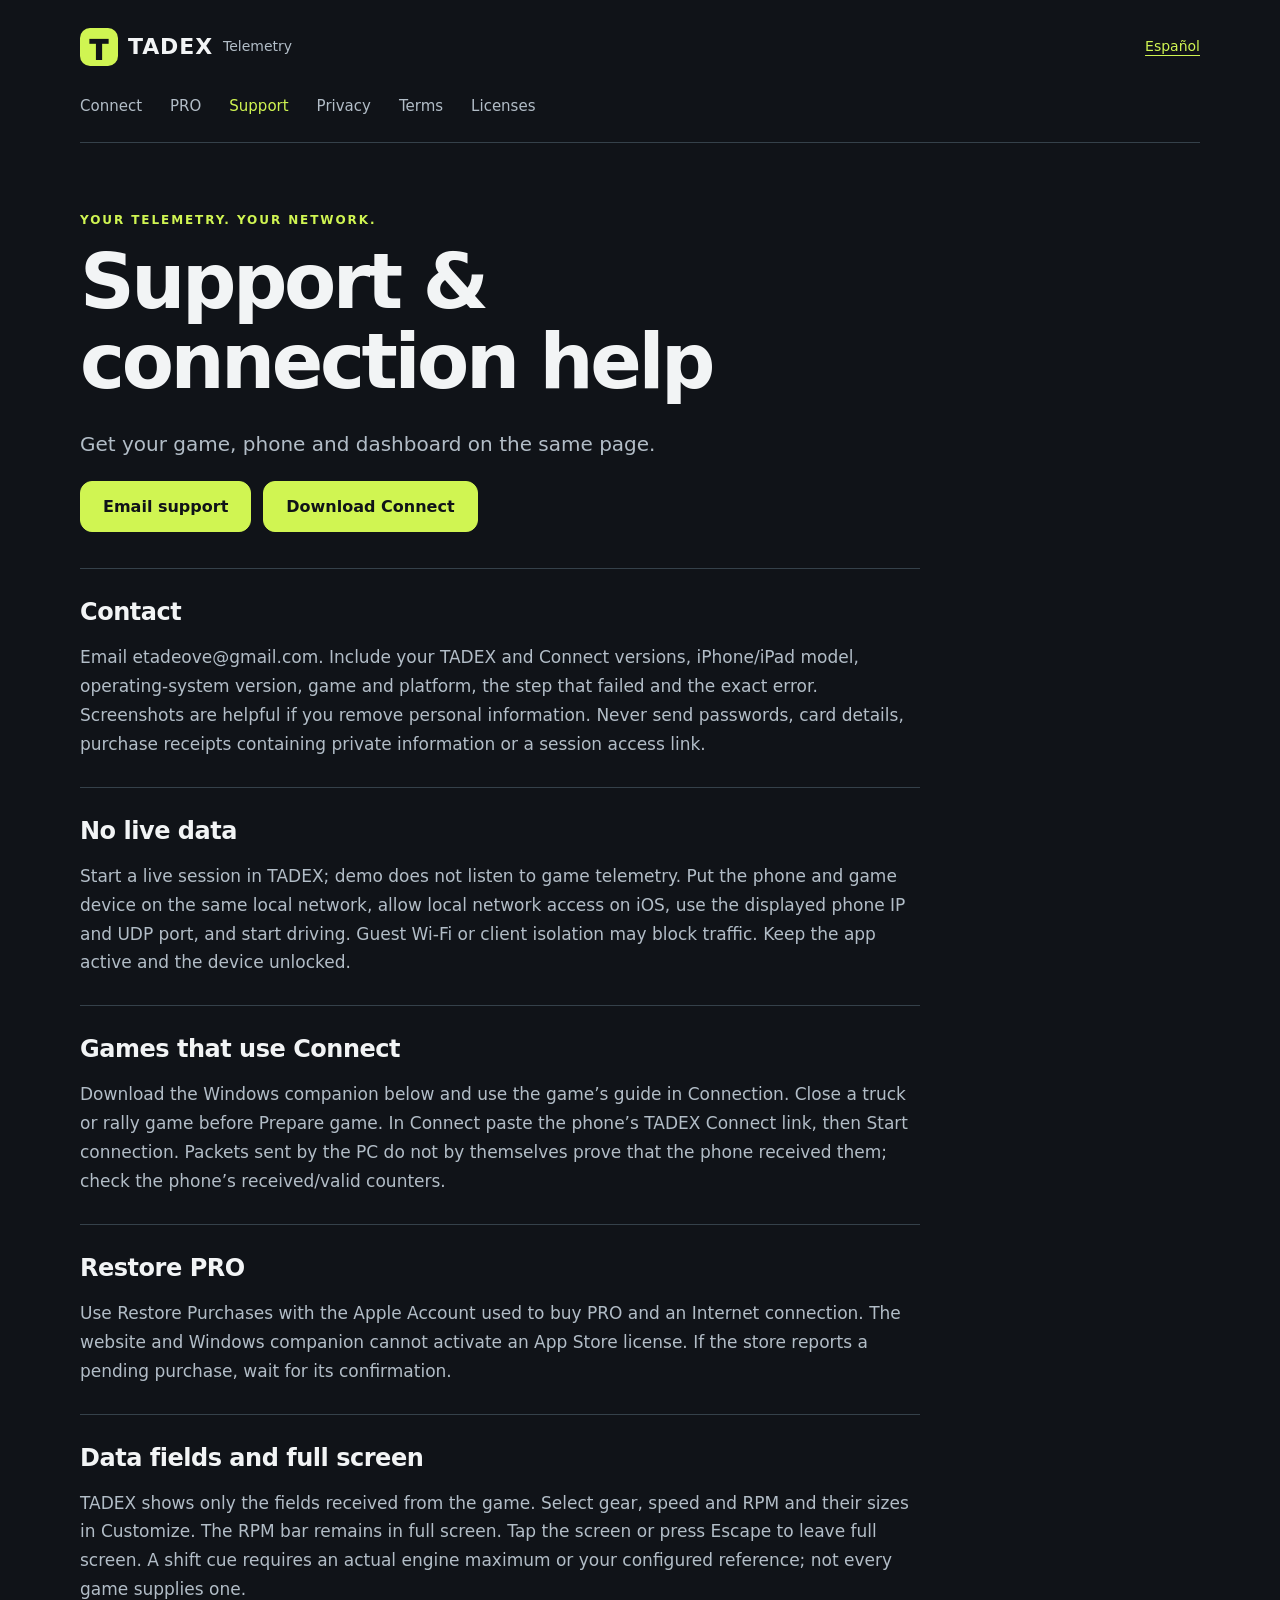
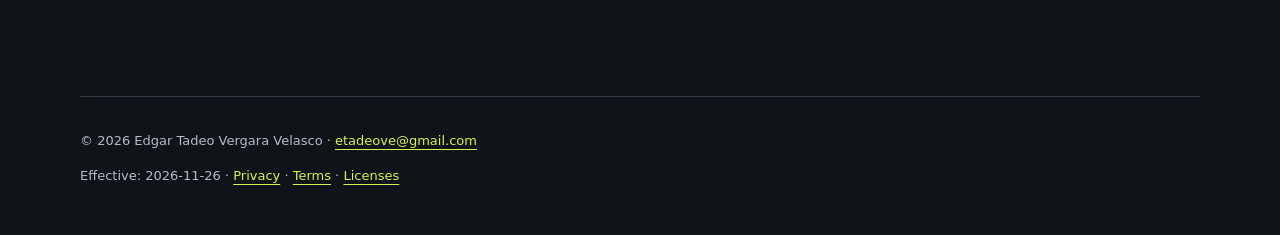
<file: support/index.html>
<!doctype html>
<html lang="en"><head><meta charset="utf-8"><meta name="viewport" content="width=device-width, initial-scale=1"><title>Support &amp; connection help · TADEX Telemetry</title><meta name="description" content="Get your game, phone and dashboard on the same page."><link rel="canonical" href="https://edgartv1.github.io/tadex-telemetry/support/"><link rel="alternate" hreflang="en" href="https://edgartv1.github.io/tadex-telemetry/support/"><link rel="alternate" hreflang="es" href="https://edgartv1.github.io/tadex-telemetry/es/support/"><link rel="alternate" hreflang="x-default" href="https://edgartv1.github.io/tadex-telemetry/support/"><meta property="og:title" content="Support &amp; connection help · TADEX"><meta property="og:description" content="Get your game, phone and dashboard on the same page."><meta property="og:url" content="https://edgartv1.github.io/tadex-telemetry/support/"><meta property="og:image" content="https://edgartv1.github.io/tadex-telemetry/assets/drift.jpg"><meta property="og:type" content="website"><meta name="theme-color" content="#101318"><link rel="icon" href="https://edgartv1.github.io/tadex-telemetry/assets/icon.png"><link rel="stylesheet" href="https://edgartv1.github.io/tadex-telemetry/assets/site.css"><script type="application/ld+json">{"@context": "https://schema.org", "@type": "WebPage", "name": "Support & connection help", "url": "https://edgartv1.github.io/tadex-telemetry/support/", "description": "Get your game, phone and dashboard on the same page."}</script></head>
<body><a class="skip" href="#main">Skip to content</a><header><a class="brand" href="https://edgartv1.github.io/tadex-telemetry/"><span class="mark" aria-hidden="true">T</span>TADEX <span>Telemetry</span></a><a class="language" href="https://edgartv1.github.io/tadex-telemetry/es/support/" lang="es">Español</a></header><nav aria-label="Main"><a href="https://edgartv1.github.io/tadex-telemetry/connect/">Connect</a><a href="https://edgartv1.github.io/tadex-telemetry/pro/">PRO</a><a href="https://edgartv1.github.io/tadex-telemetry/support/" aria-current="page">Support</a><a href="https://edgartv1.github.io/tadex-telemetry/privacy/">Privacy</a><a href="https://edgartv1.github.io/tadex-telemetry/terms/">Terms</a><a href="https://edgartv1.github.io/tadex-telemetry/licenses/">Licenses</a></nav><main id="main"><div class="hero "><p class="eyebrow">YOUR TELEMETRY. YOUR NETWORK.</p><h1>Support &amp; connection help</h1><p class="intro">Get your game, phone and dashboard on the same page.</p><div class="actions"><a class="button" href="mailto:etadeove@gmail.com">Email support</a><a class="button" href="https://edgartv1.github.io/tadex-telemetry/connect/">Download Connect</a></div></div><article class="document"><section><h2>Contact</h2><p>Email etadeove@gmail.com. Include your TADEX and Connect versions, iPhone/iPad model, operating-system version, game and platform, the step that failed and the exact error. Screenshots are helpful if you remove personal information. Never send passwords, card details, purchase receipts containing private information or a session access link.</p></section><section><h2>No live data</h2><p>Start a live session in TADEX; demo does not listen to game telemetry. Put the phone and game device on the same local network, allow local network access on iOS, use the displayed phone IP and UDP port, and start driving. Guest Wi-Fi or client isolation may block traffic. Keep the app active and the device unlocked.</p></section><section><h2>Games that use Connect</h2><p>Download the Windows companion below and use the game’s guide in Connection. Close a truck or rally game before Prepare game. In Connect paste the phone’s TADEX Connect link, then Start connection. Packets sent by the PC do not by themselves prove that the phone received them; check the phone’s received/valid counters.</p></section><section><h2>Restore PRO</h2><p>Use Restore Purchases with the Apple Account used to buy PRO and an Internet connection. The website and Windows companion cannot activate an App Store license. If the store reports a pending purchase, wait for its confirmation.</p></section><section><h2>Data fields and full screen</h2><p>TADEX shows only the fields received from the game. Select gear, speed and RPM and their sizes in Customize. The RPM bar remains in full screen. Tap the screen or press Escape to leave full screen. A shift cue requires an actual engine maximum or your configured reference; not every game supplies one.</p></section></article></main><footer><p>© 2026 Edgar Tadeo Vergara Velasco · <a href="mailto:etadeove@gmail.com">etadeove@gmail.com</a></p><p>Effective: <time datetime="2026-11-26">2026-11-26</time> · <a href="https://edgartv1.github.io/tadex-telemetry/privacy/">Privacy</a> · <a href="https://edgartv1.github.io/tadex-telemetry/terms/">Terms</a> · <a href="https://edgartv1.github.io/tadex-telemetry/licenses/">Licenses</a></p></footer></body></html>
</file>
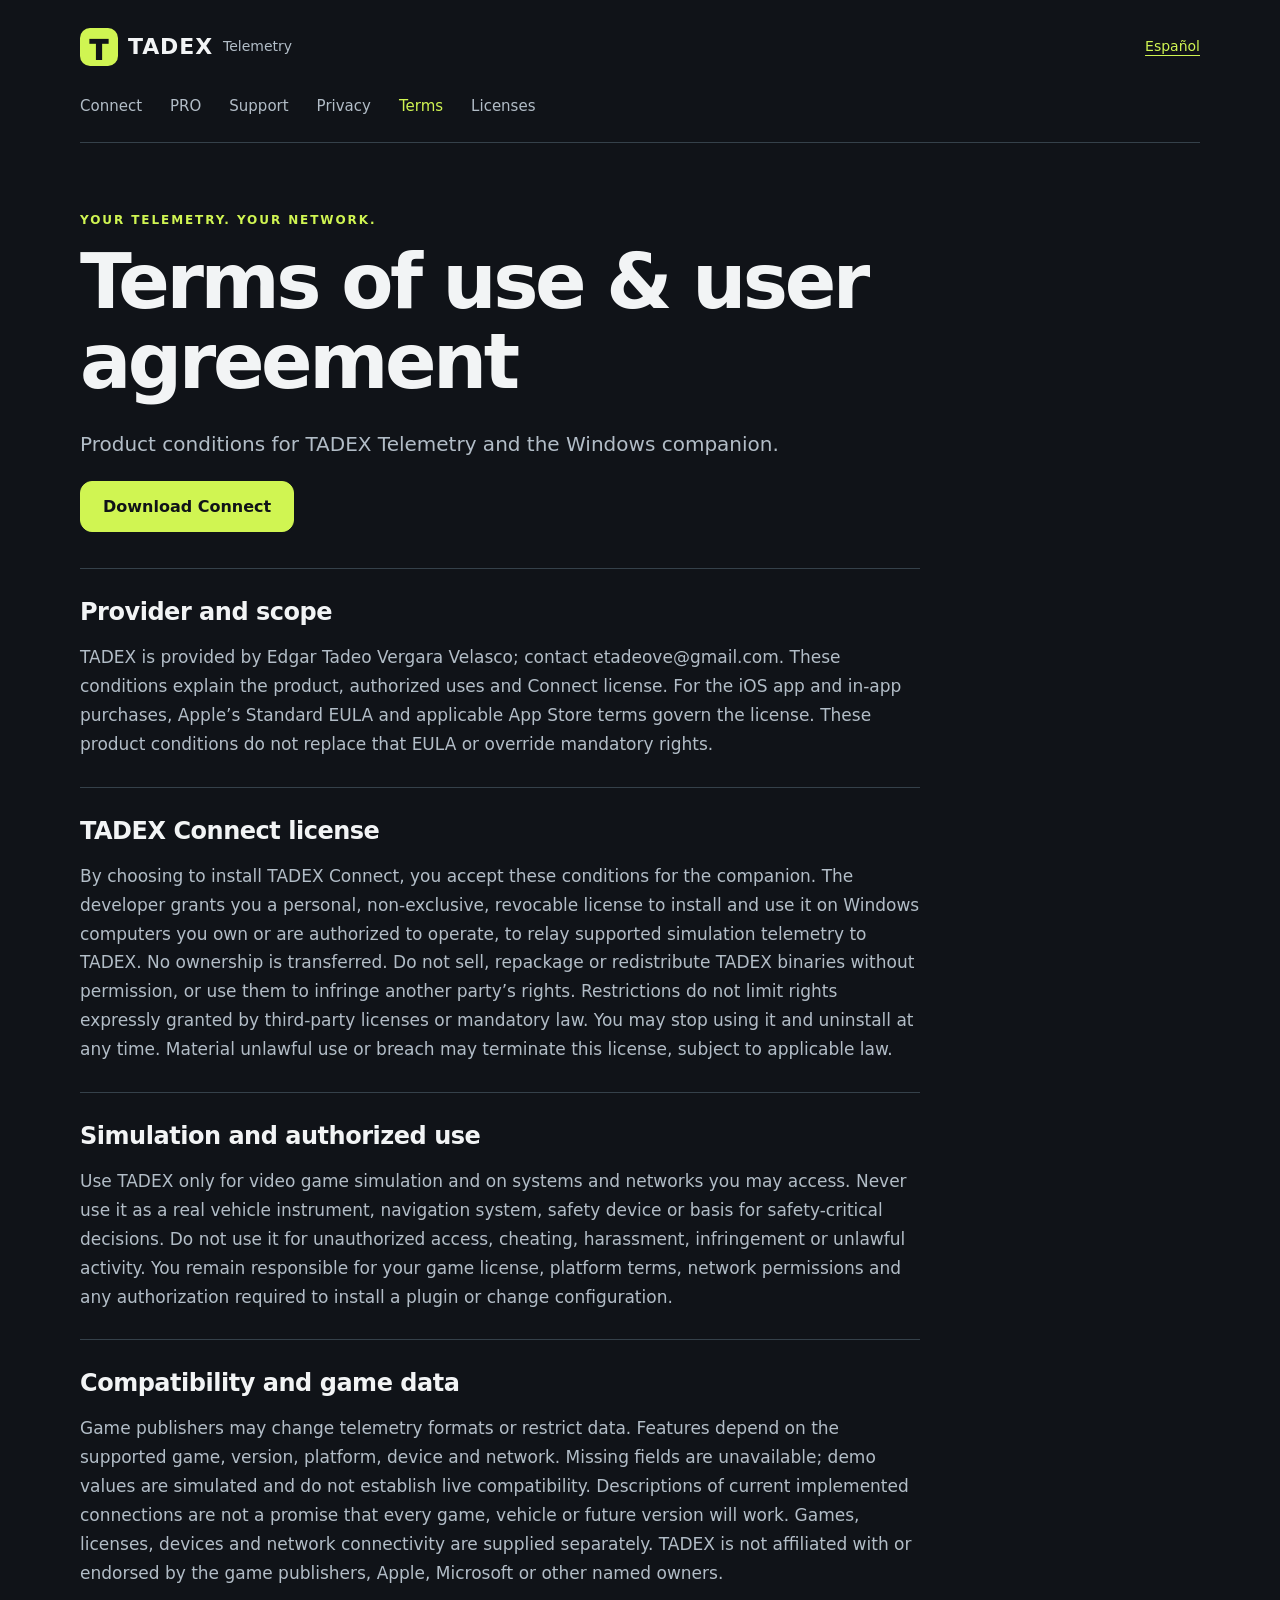
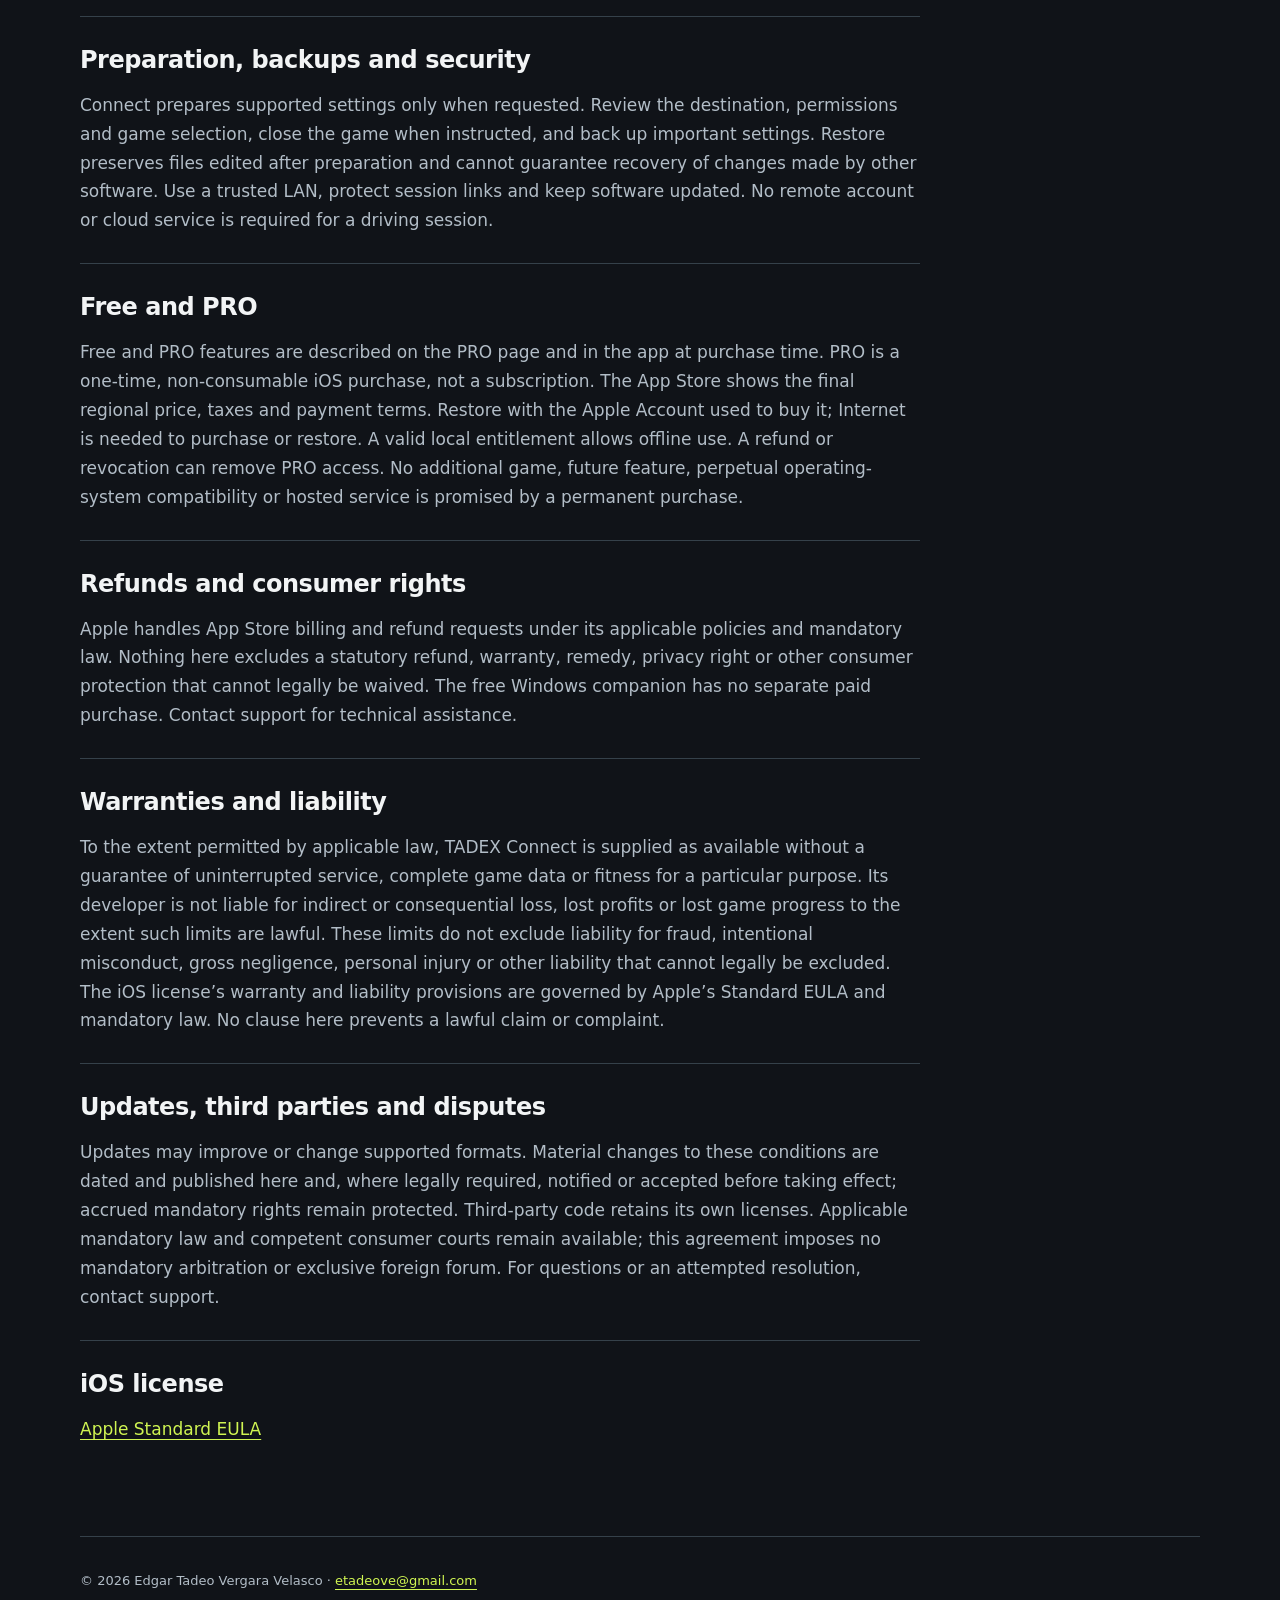
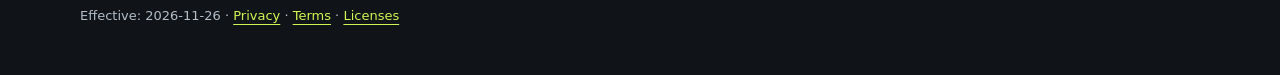
<file: terms/index.html>
<!doctype html>
<html lang="en"><head><meta charset="utf-8"><meta name="viewport" content="width=device-width, initial-scale=1"><title>Terms of use &amp; user agreement · TADEX Telemetry</title><meta name="description" content="Product conditions for TADEX Telemetry and the Windows companion."><link rel="canonical" href="https://edgartv1.github.io/tadex-telemetry/terms/"><link rel="alternate" hreflang="en" href="https://edgartv1.github.io/tadex-telemetry/terms/"><link rel="alternate" hreflang="es" href="https://edgartv1.github.io/tadex-telemetry/es/terms/"><link rel="alternate" hreflang="x-default" href="https://edgartv1.github.io/tadex-telemetry/terms/"><meta property="og:title" content="Terms of use &amp; user agreement · TADEX"><meta property="og:description" content="Product conditions for TADEX Telemetry and the Windows companion."><meta property="og:url" content="https://edgartv1.github.io/tadex-telemetry/terms/"><meta property="og:image" content="https://edgartv1.github.io/tadex-telemetry/assets/drift.jpg"><meta property="og:type" content="website"><meta name="theme-color" content="#101318"><link rel="icon" href="https://edgartv1.github.io/tadex-telemetry/assets/icon.png"><link rel="stylesheet" href="https://edgartv1.github.io/tadex-telemetry/assets/site.css"><script type="application/ld+json">{"@context": "https://schema.org", "@type": "WebPage", "name": "Terms of use & user agreement", "url": "https://edgartv1.github.io/tadex-telemetry/terms/", "description": "Product conditions for TADEX Telemetry and the Windows companion."}</script></head>
<body><a class="skip" href="#main">Skip to content</a><header><a class="brand" href="https://edgartv1.github.io/tadex-telemetry/"><span class="mark" aria-hidden="true">T</span>TADEX <span>Telemetry</span></a><a class="language" href="https://edgartv1.github.io/tadex-telemetry/es/terms/" lang="es">Español</a></header><nav aria-label="Main"><a href="https://edgartv1.github.io/tadex-telemetry/connect/">Connect</a><a href="https://edgartv1.github.io/tadex-telemetry/pro/">PRO</a><a href="https://edgartv1.github.io/tadex-telemetry/support/">Support</a><a href="https://edgartv1.github.io/tadex-telemetry/privacy/">Privacy</a><a href="https://edgartv1.github.io/tadex-telemetry/terms/" aria-current="page">Terms</a><a href="https://edgartv1.github.io/tadex-telemetry/licenses/">Licenses</a></nav><main id="main"><div class="hero "><p class="eyebrow">YOUR TELEMETRY. YOUR NETWORK.</p><h1>Terms of use &amp; user agreement</h1><p class="intro">Product conditions for TADEX Telemetry and the Windows companion.</p><div class="actions"><a class="button" href="https://edgartv1.github.io/tadex-telemetry/connect/">Download Connect</a></div></div><article class="document"><section><h2>Provider and scope</h2><p>TADEX is provided by Edgar Tadeo Vergara Velasco; contact etadeove@gmail.com. These conditions explain the product, authorized uses and Connect license. For the iOS app and in-app purchases, Apple’s Standard EULA and applicable App Store terms govern the license. These product conditions do not replace that EULA or override mandatory rights.</p></section><section><h2>TADEX Connect license</h2><p>By choosing to install TADEX Connect, you accept these conditions for the companion. The developer grants you a personal, non-exclusive, revocable license to install and use it on Windows computers you own or are authorized to operate, to relay supported simulation telemetry to TADEX. No ownership is transferred. Do not sell, repackage or redistribute TADEX binaries without permission, or use them to infringe another party’s rights. Restrictions do not limit rights expressly granted by third-party licenses or mandatory law. You may stop using it and uninstall at any time. Material unlawful use or breach may terminate this license, subject to applicable law.</p></section><section><h2>Simulation and authorized use</h2><p>Use TADEX only for video game simulation and on systems and networks you may access. Never use it as a real vehicle instrument, navigation system, safety device or basis for safety-critical decisions. Do not use it for unauthorized access, cheating, harassment, infringement or unlawful activity. You remain responsible for your game license, platform terms, network permissions and any authorization required to install a plugin or change configuration.</p></section><section><h2>Compatibility and game data</h2><p>Game publishers may change telemetry formats or restrict data. Features depend on the supported game, version, platform, device and network. Missing fields are unavailable; demo values are simulated and do not establish live compatibility. Descriptions of current implemented connections are not a promise that every game, vehicle or future version will work. Games, licenses, devices and network connectivity are supplied separately. TADEX is not affiliated with or endorsed by the game publishers, Apple, Microsoft or other named owners.</p></section><section><h2>Preparation, backups and security</h2><p>Connect prepares supported settings only when requested. Review the destination, permissions and game selection, close the game when instructed, and back up important settings. Restore preserves files edited after preparation and cannot guarantee recovery of changes made by other software. Use a trusted LAN, protect session links and keep software updated. No remote account or cloud service is required for a driving session.</p></section><section><h2>Free and PRO</h2><p>Free and PRO features are described on the PRO page and in the app at purchase time. PRO is a one-time, non-consumable iOS purchase, not a subscription. The App Store shows the final regional price, taxes and payment terms. Restore with the Apple Account used to buy it; Internet is needed to purchase or restore. A valid local entitlement allows offline use. A refund or revocation can remove PRO access. No additional game, future feature, perpetual operating-system compatibility or hosted service is promised by a permanent purchase.</p></section><section><h2>Refunds and consumer rights</h2><p>Apple handles App Store billing and refund requests under its applicable policies and mandatory law. Nothing here excludes a statutory refund, warranty, remedy, privacy right or other consumer protection that cannot legally be waived. The free Windows companion has no separate paid purchase. Contact support for technical assistance.</p></section><section><h2>Warranties and liability</h2><p>To the extent permitted by applicable law, TADEX Connect is supplied as available without a guarantee of uninterrupted service, complete game data or fitness for a particular purpose. Its developer is not liable for indirect or consequential loss, lost profits or lost game progress to the extent such limits are lawful. These limits do not exclude liability for fraud, intentional misconduct, gross negligence, personal injury or other liability that cannot legally be excluded. The iOS license’s warranty and liability provisions are governed by Apple’s Standard EULA and mandatory law. No clause here prevents a lawful claim or complaint.</p></section><section><h2>Updates, third parties and disputes</h2><p>Updates may improve or change supported formats. Material changes to these conditions are dated and published here and, where legally required, notified or accepted before taking effect; accrued mandatory rights remain protected. Third-party code retains its own licenses. Applicable mandatory law and competent consumer courts remain available; this agreement imposes no mandatory arbitration or exclusive foreign forum. For questions or an attempted resolution, contact support.</p></section><section><h2>iOS license</h2><p><a href="https://www.apple.com/legal/internet-services/itunes/dev/stdeula/">Apple Standard EULA</a></p></section></article></main><footer><p>© 2026 Edgar Tadeo Vergara Velasco · <a href="mailto:etadeove@gmail.com">etadeove@gmail.com</a></p><p>Effective: <time datetime="2026-11-26">2026-11-26</time> · <a href="https://edgartv1.github.io/tadex-telemetry/privacy/">Privacy</a> · <a href="https://edgartv1.github.io/tadex-telemetry/terms/">Terms</a> · <a href="https://edgartv1.github.io/tadex-telemetry/licenses/">Licenses</a></p></footer></body></html>
</file>
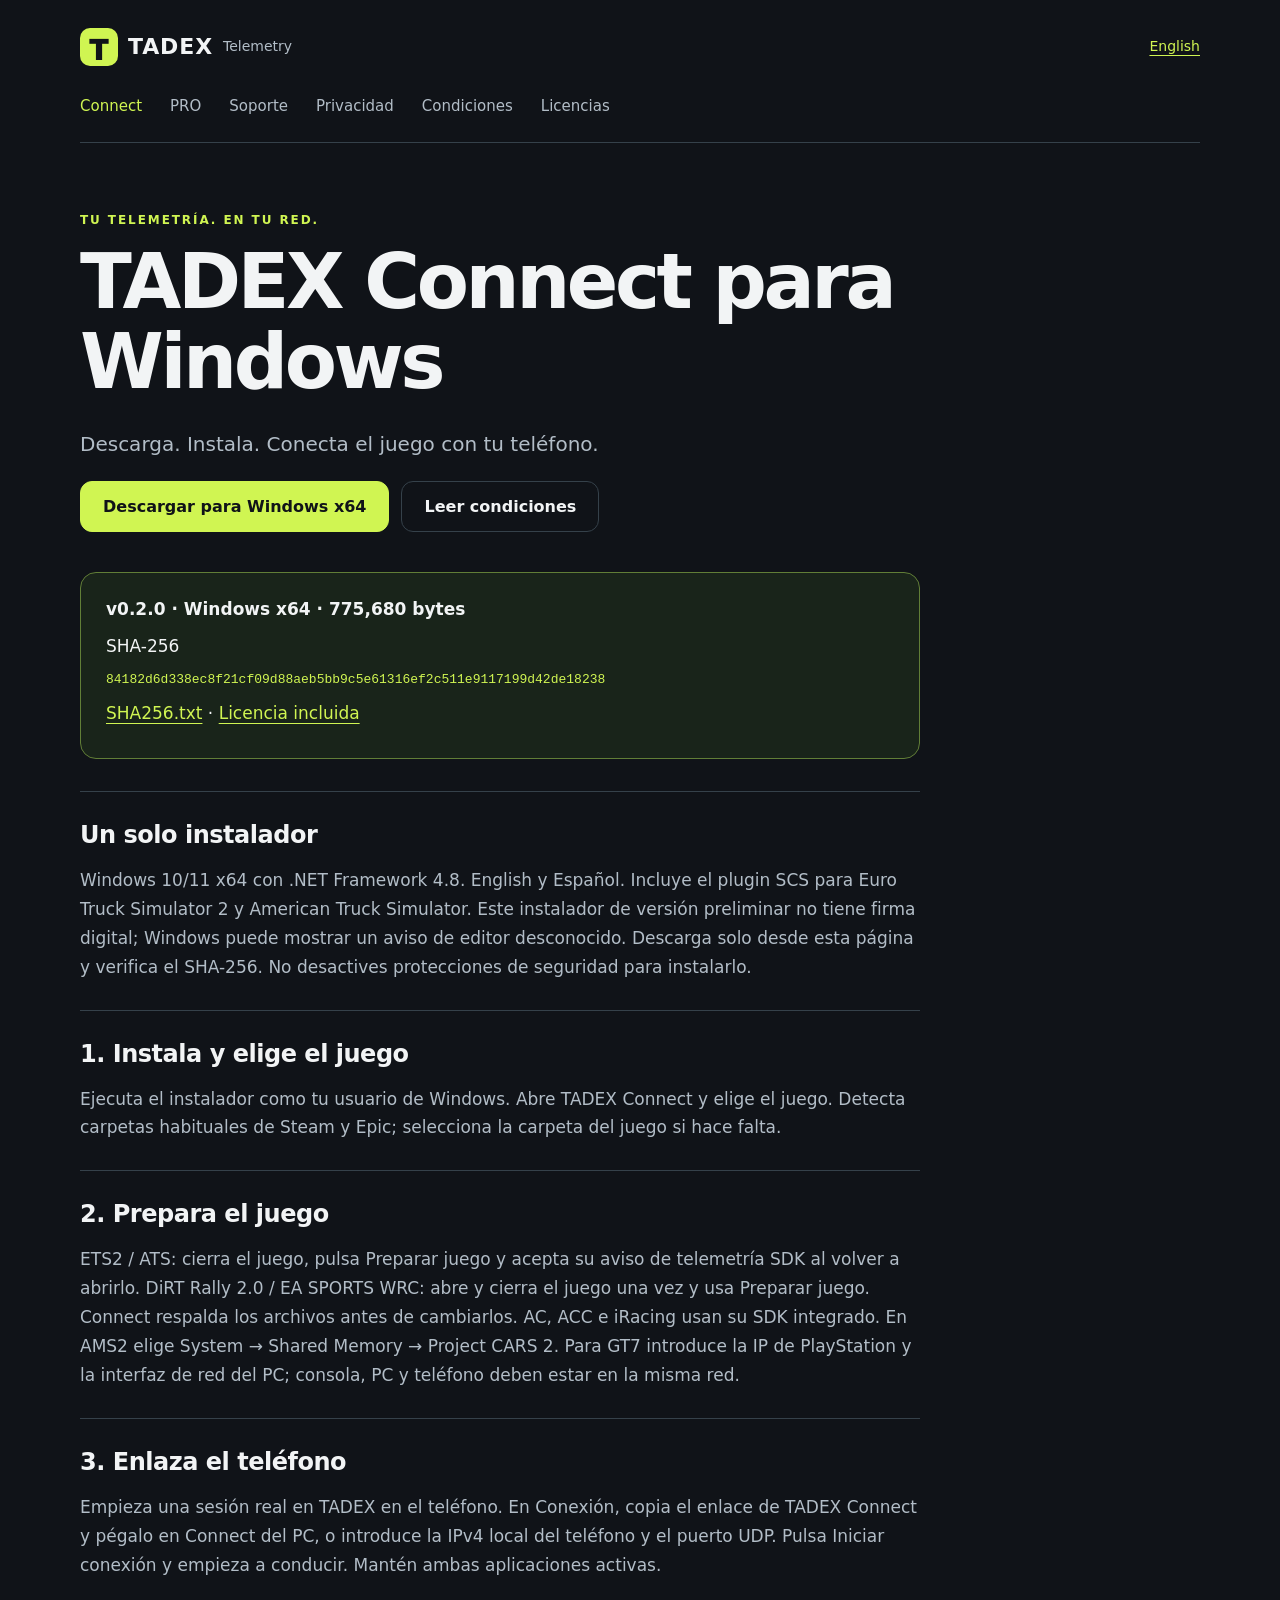
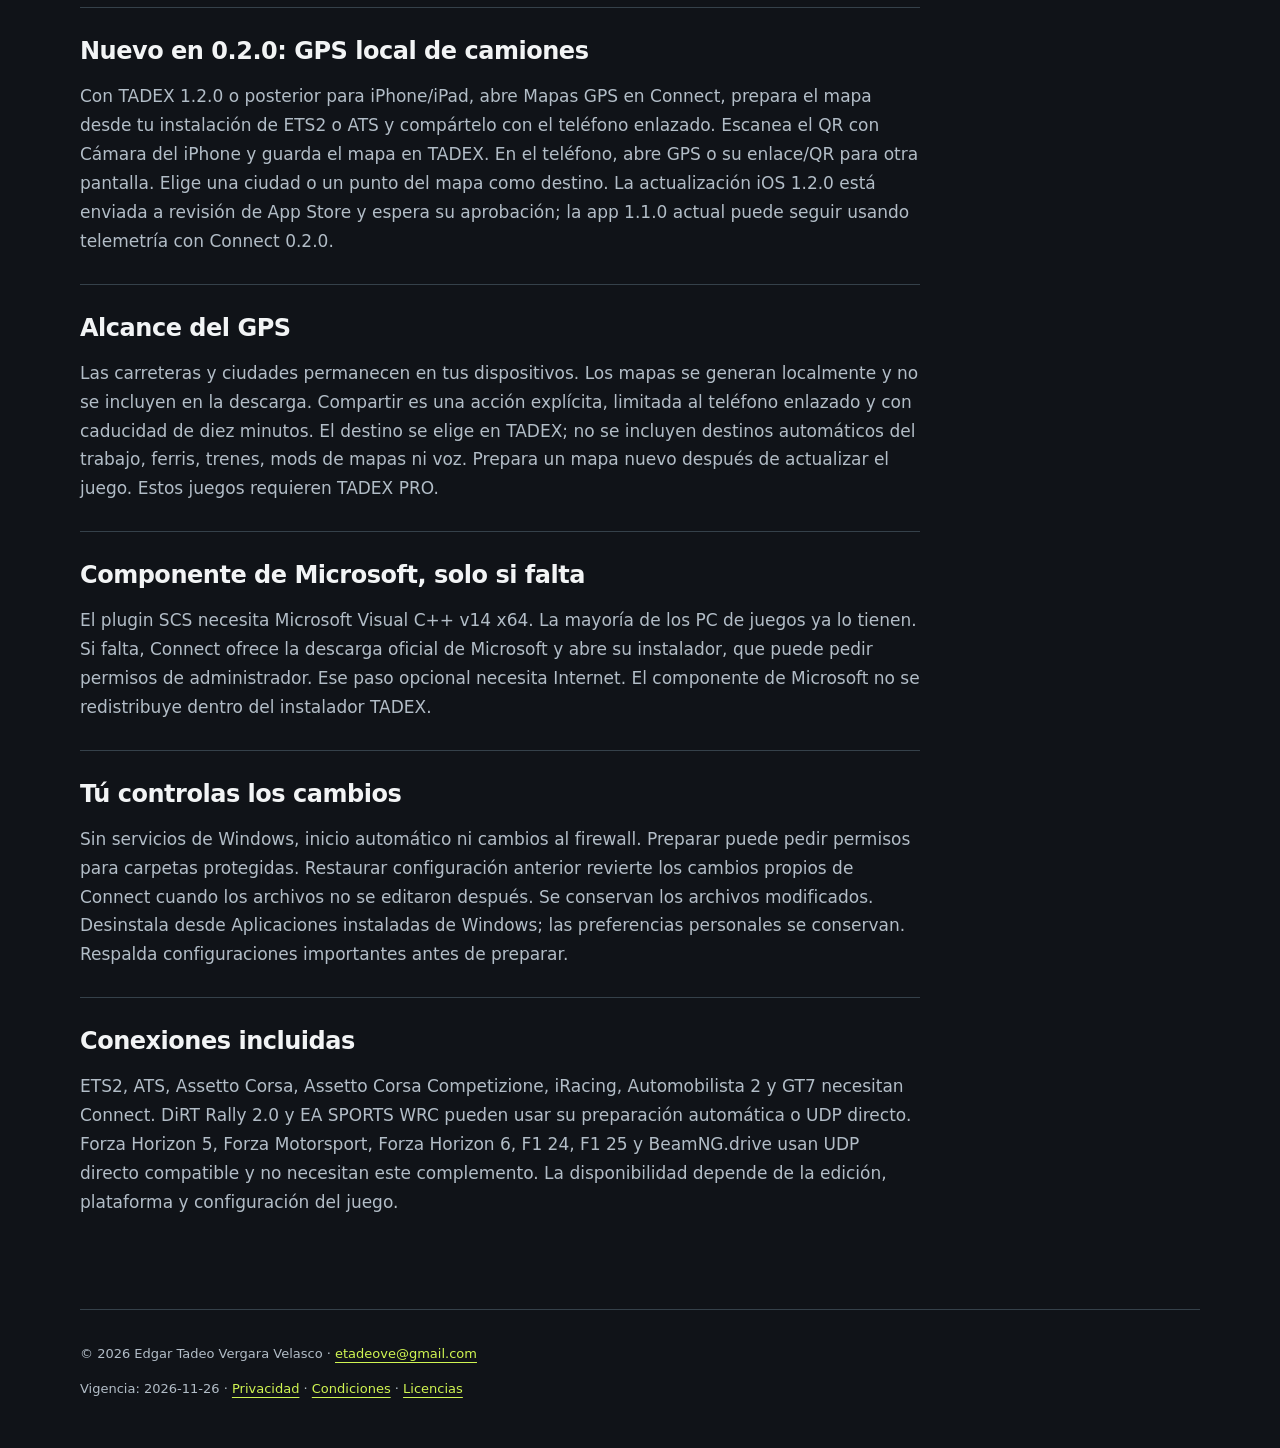
<file: es/connect/index.html>
<!doctype html>
<html lang="es"><head><meta charset="utf-8"><meta name="viewport" content="width=device-width, initial-scale=1"><title>TADEX Connect para Windows · TADEX Telemetry</title><meta name="description" content="Descarga. Instala. Conecta el juego con tu teléfono."><link rel="canonical" href="https://edgartv1.github.io/tadex-telemetry/es/connect/"><link rel="alternate" hreflang="en" href="https://edgartv1.github.io/tadex-telemetry/connect/"><link rel="alternate" hreflang="es" href="https://edgartv1.github.io/tadex-telemetry/es/connect/"><link rel="alternate" hreflang="x-default" href="https://edgartv1.github.io/tadex-telemetry/connect/"><meta property="og:title" content="TADEX Connect para Windows · TADEX"><meta property="og:description" content="Descarga. Instala. Conecta el juego con tu teléfono."><meta property="og:url" content="https://edgartv1.github.io/tadex-telemetry/es/connect/"><meta property="og:image" content="https://edgartv1.github.io/tadex-telemetry/assets/drift.jpg"><meta property="og:type" content="website"><meta name="theme-color" content="#101318"><link rel="icon" href="https://edgartv1.github.io/tadex-telemetry/assets/icon.png"><link rel="stylesheet" href="https://edgartv1.github.io/tadex-telemetry/assets/site.css"><script type="application/ld+json">{"@context": "https://schema.org", "@type": "WebPage", "name": "TADEX Connect para Windows", "url": "https://edgartv1.github.io/tadex-telemetry/es/connect/", "description": "Descarga. Instala. Conecta el juego con tu teléfono."}</script></head>
<body><a class="skip" href="#main">Saltar al contenido</a><header><a class="brand" href="https://edgartv1.github.io/tadex-telemetry/es/"><span class="mark" aria-hidden="true">T</span>TADEX <span>Telemetry</span></a><a class="language" href="https://edgartv1.github.io/tadex-telemetry/connect/" lang="en">English</a></header><nav aria-label="Principal"><a href="https://edgartv1.github.io/tadex-telemetry/es/connect/" aria-current="page">Connect</a><a href="https://edgartv1.github.io/tadex-telemetry/es/pro/">PRO</a><a href="https://edgartv1.github.io/tadex-telemetry/es/support/">Soporte</a><a href="https://edgartv1.github.io/tadex-telemetry/es/privacy/">Privacidad</a><a href="https://edgartv1.github.io/tadex-telemetry/es/terms/">Condiciones</a><a href="https://edgartv1.github.io/tadex-telemetry/es/licenses/">Licencias</a></nav><main id="main"><div class="hero "><p class="eyebrow">TU TELEMETRÍA. EN TU RED.</p><h1>TADEX Connect para Windows</h1><p class="intro">Descarga. Instala. Conecta el juego con tu teléfono.</p><div class="actions"><a class="button" download href="https://edgartv1.github.io/tadex-telemetry/downloads/TadexConnectSetup-0.2.0-x64.exe">Descargar para Windows x64</a><a class="button secondary" href="https://edgartv1.github.io/tadex-telemetry/es/terms/">Leer condiciones</a></div></div><article class="document"><aside class="release"><strong>v0.2.0 · Windows x64 · 775,680 bytes</strong><p>SHA-256</p><code>84182d6d338ec8f21cf09d88aeb5bb9c5e61316ef2c511e9117199d42de18238</code><p><a href="https://edgartv1.github.io/tadex-telemetry/downloads/SHA256.txt">SHA256.txt</a> · <a href="https://edgartv1.github.io/tadex-telemetry/notices/TADEX-Connect.txt">Licencia incluida</a></p></aside><section><h2>Un solo instalador</h2><p>Windows 10/11 x64 con .NET Framework 4.8. English y Español. Incluye el plugin SCS para Euro Truck Simulator 2 y American Truck Simulator. Este instalador de versión preliminar no tiene firma digital; Windows puede mostrar un aviso de editor desconocido. Descarga solo desde esta página y verifica el SHA-256. No desactives protecciones de seguridad para instalarlo.</p></section><section><h2>1. Instala y elige el juego</h2><p>Ejecuta el instalador como tu usuario de Windows. Abre TADEX Connect y elige el juego. Detecta carpetas habituales de Steam y Epic; selecciona la carpeta del juego si hace falta.</p></section><section><h2>2. Prepara el juego</h2><p>ETS2 / ATS: cierra el juego, pulsa Preparar juego y acepta su aviso de telemetría SDK al volver a abrirlo. DiRT Rally 2.0 / EA SPORTS WRC: abre y cierra el juego una vez y usa Preparar juego. Connect respalda los archivos antes de cambiarlos. AC, ACC e iRacing usan su SDK integrado. En AMS2 elige System → Shared Memory → Project CARS 2. Para GT7 introduce la IP de PlayStation y la interfaz de red del PC; consola, PC y teléfono deben estar en la misma red.</p></section><section><h2>3. Enlaza el teléfono</h2><p>Empieza una sesión real en TADEX en el teléfono. En Conexión, copia el enlace de TADEX Connect y pégalo en Connect del PC, o introduce la IPv4 local del teléfono y el puerto UDP. Pulsa Iniciar conexión y empieza a conducir. Mantén ambas aplicaciones activas.</p></section><section><h2>Nuevo en 0.2.0: GPS local de camiones</h2><p>Con TADEX 1.2.0 o posterior para iPhone/iPad, abre Mapas GPS en Connect, prepara el mapa desde tu instalación de ETS2 o ATS y compártelo con el teléfono enlazado. Escanea el QR con Cámara del iPhone y guarda el mapa en TADEX. En el teléfono, abre GPS o su enlace/QR para otra pantalla. Elige una ciudad o un punto del mapa como destino. La actualización iOS 1.2.0 está enviada a revisión de App Store y espera su aprobación; la app 1.1.0 actual puede seguir usando telemetría con Connect 0.2.0.</p></section><section><h2>Alcance del GPS</h2><p>Las carreteras y ciudades permanecen en tus dispositivos. Los mapas se generan localmente y no se incluyen en la descarga. Compartir es una acción explícita, limitada al teléfono enlazado y con caducidad de diez minutos. El destino se elige en TADEX; no se incluyen destinos automáticos del trabajo, ferris, trenes, mods de mapas ni voz. Prepara un mapa nuevo después de actualizar el juego. Estos juegos requieren TADEX PRO.</p></section><section><h2>Componente de Microsoft, solo si falta</h2><p>El plugin SCS necesita Microsoft Visual C++ v14 x64. La mayoría de los PC de juegos ya lo tienen. Si falta, Connect ofrece la descarga oficial de Microsoft y abre su instalador, que puede pedir permisos de administrador. Ese paso opcional necesita Internet. El componente de Microsoft no se redistribuye dentro del instalador TADEX.</p></section><section><h2>Tú controlas los cambios</h2><p>Sin servicios de Windows, inicio automático ni cambios al firewall. Preparar puede pedir permisos para carpetas protegidas. Restaurar configuración anterior revierte los cambios propios de Connect cuando los archivos no se editaron después. Se conservan los archivos modificados. Desinstala desde Aplicaciones instaladas de Windows; las preferencias personales se conservan. Respalda configuraciones importantes antes de preparar.</p></section><section><h2>Conexiones incluidas</h2><p>ETS2, ATS, Assetto Corsa, Assetto Corsa Competizione, iRacing, Automobilista 2 y GT7 necesitan Connect. DiRT Rally 2.0 y EA SPORTS WRC pueden usar su preparación automática o UDP directo. Forza Horizon 5, Forza Motorsport, Forza Horizon 6, F1 24, F1 25 y BeamNG.drive usan UDP directo compatible y no necesitan este complemento. La disponibilidad depende de la edición, plataforma y configuración del juego.</p></section></article></main><footer><p>© 2026 Edgar Tadeo Vergara Velasco · <a href="mailto:etadeove@gmail.com">etadeove@gmail.com</a></p><p>Vigencia: <time datetime="2026-11-26">2026-11-26</time> · <a href="https://edgartv1.github.io/tadex-telemetry/es/privacy/">Privacidad</a> · <a href="https://edgartv1.github.io/tadex-telemetry/es/terms/">Condiciones</a> · <a href="https://edgartv1.github.io/tadex-telemetry/es/licenses/">Licencias</a></p></footer></body></html>
</file>
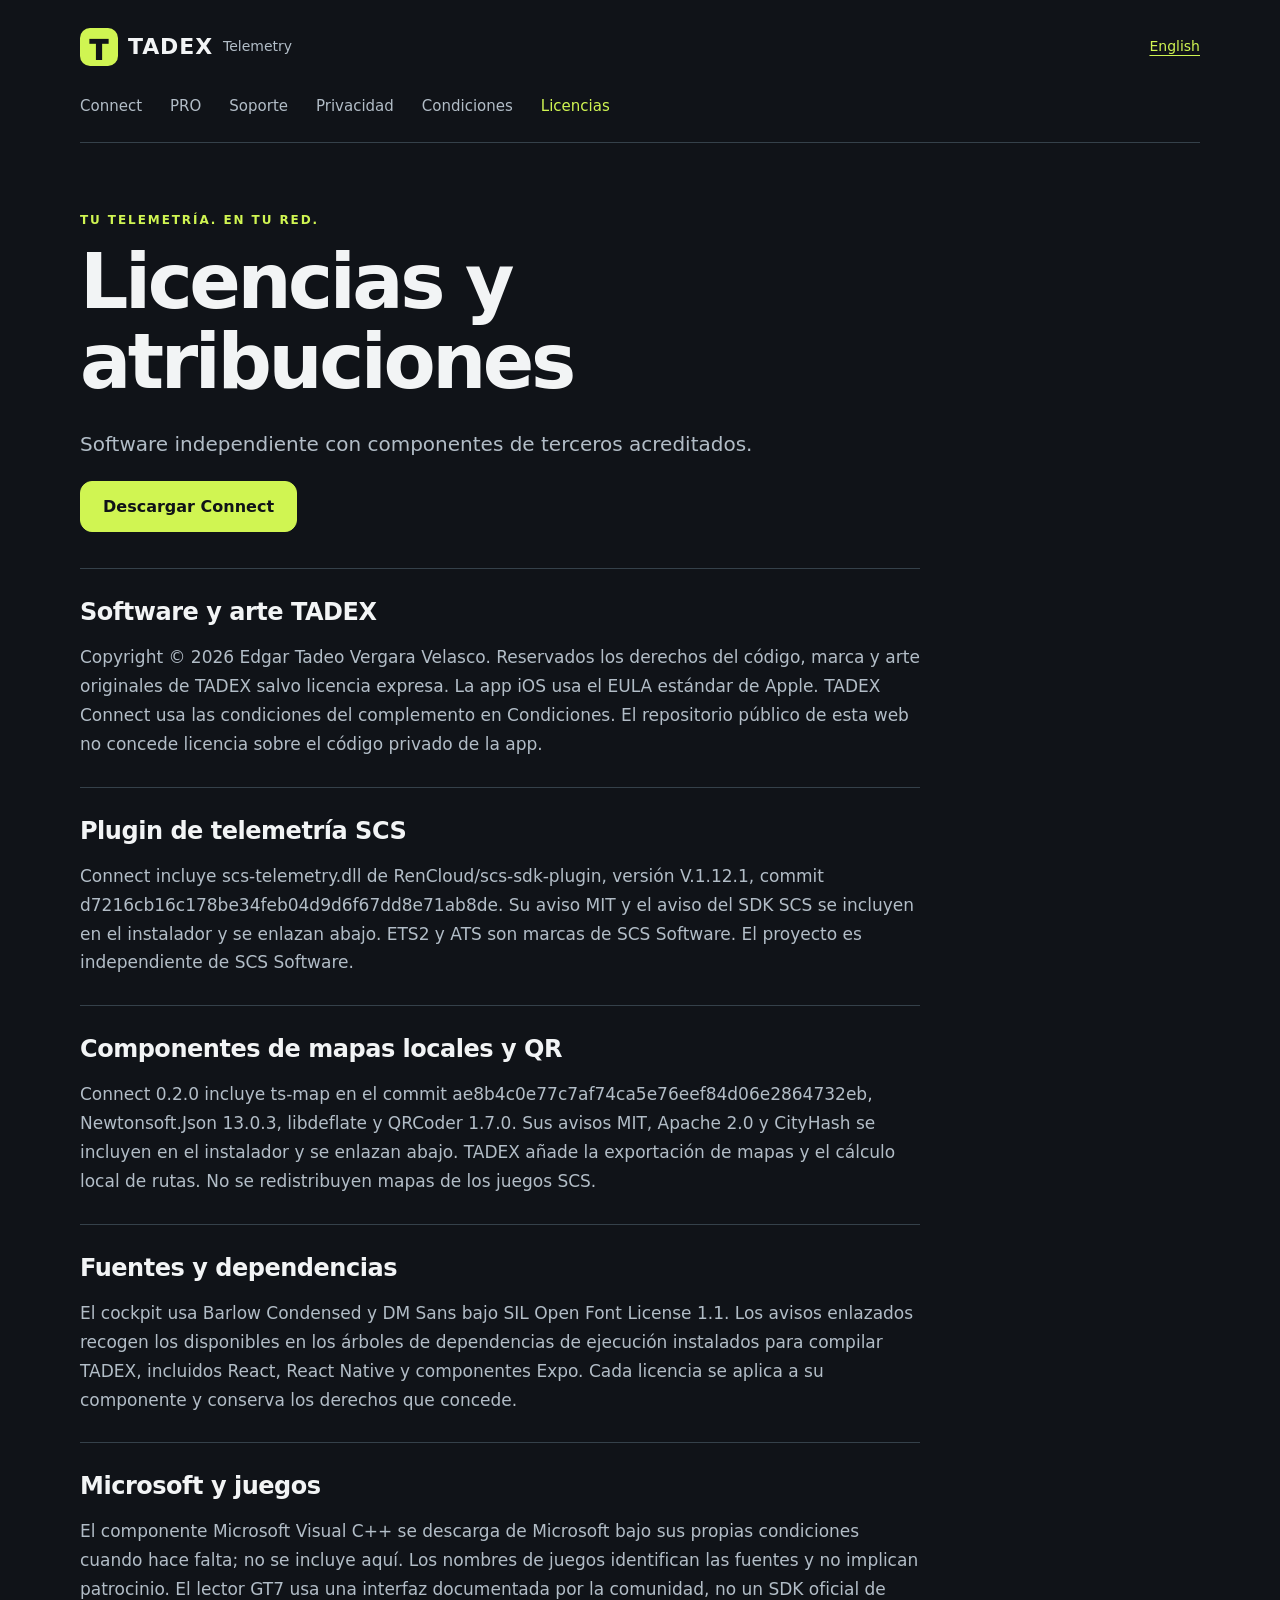
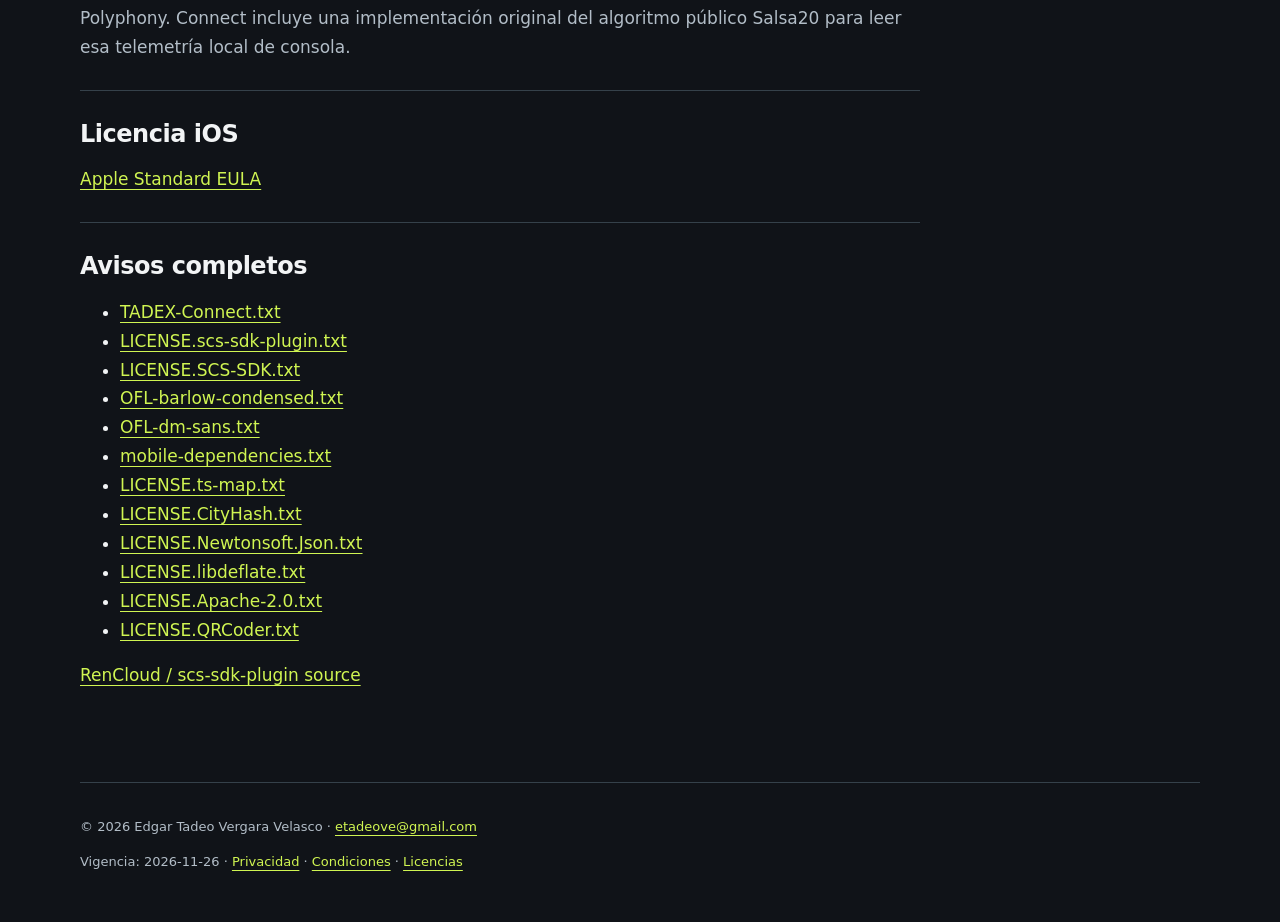
<file: es/licenses/index.html>
<!doctype html>
<html lang="es"><head><meta charset="utf-8"><meta name="viewport" content="width=device-width, initial-scale=1"><title>Licencias y atribuciones · TADEX Telemetry</title><meta name="description" content="Software independiente con componentes de terceros acreditados."><link rel="canonical" href="https://edgartv1.github.io/tadex-telemetry/es/licenses/"><link rel="alternate" hreflang="en" href="https://edgartv1.github.io/tadex-telemetry/licenses/"><link rel="alternate" hreflang="es" href="https://edgartv1.github.io/tadex-telemetry/es/licenses/"><link rel="alternate" hreflang="x-default" href="https://edgartv1.github.io/tadex-telemetry/licenses/"><meta property="og:title" content="Licencias y atribuciones · TADEX"><meta property="og:description" content="Software independiente con componentes de terceros acreditados."><meta property="og:url" content="https://edgartv1.github.io/tadex-telemetry/es/licenses/"><meta property="og:image" content="https://edgartv1.github.io/tadex-telemetry/assets/drift.jpg"><meta property="og:type" content="website"><meta name="theme-color" content="#101318"><link rel="icon" href="https://edgartv1.github.io/tadex-telemetry/assets/icon.png"><link rel="stylesheet" href="https://edgartv1.github.io/tadex-telemetry/assets/site.css"><script type="application/ld+json">{"@context": "https://schema.org", "@type": "WebPage", "name": "Licencias y atribuciones", "url": "https://edgartv1.github.io/tadex-telemetry/es/licenses/", "description": "Software independiente con componentes de terceros acreditados."}</script></head>
<body><a class="skip" href="#main">Saltar al contenido</a><header><a class="brand" href="https://edgartv1.github.io/tadex-telemetry/es/"><span class="mark" aria-hidden="true">T</span>TADEX <span>Telemetry</span></a><a class="language" href="https://edgartv1.github.io/tadex-telemetry/licenses/" lang="en">English</a></header><nav aria-label="Principal"><a href="https://edgartv1.github.io/tadex-telemetry/es/connect/">Connect</a><a href="https://edgartv1.github.io/tadex-telemetry/es/pro/">PRO</a><a href="https://edgartv1.github.io/tadex-telemetry/es/support/">Soporte</a><a href="https://edgartv1.github.io/tadex-telemetry/es/privacy/">Privacidad</a><a href="https://edgartv1.github.io/tadex-telemetry/es/terms/">Condiciones</a><a href="https://edgartv1.github.io/tadex-telemetry/es/licenses/" aria-current="page">Licencias</a></nav><main id="main"><div class="hero "><p class="eyebrow">TU TELEMETRÍA. EN TU RED.</p><h1>Licencias y atribuciones</h1><p class="intro">Software independiente con componentes de terceros acreditados.</p><div class="actions"><a class="button" href="https://edgartv1.github.io/tadex-telemetry/es/connect/">Descargar Connect</a></div></div><article class="document"><section><h2>Software y arte TADEX</h2><p>Copyright © 2026 Edgar Tadeo Vergara Velasco. Reservados los derechos del código, marca y arte originales de TADEX salvo licencia expresa. La app iOS usa el EULA estándar de Apple. TADEX Connect usa las condiciones del complemento en Condiciones. El repositorio público de esta web no concede licencia sobre el código privado de la app.</p></section><section><h2>Plugin de telemetría SCS</h2><p>Connect incluye scs-telemetry.dll de RenCloud/scs-sdk-plugin, versión V.1.12.1, commit d7216cb16c178be34feb04d9d6f67dd8e71ab8de. Su aviso MIT y el aviso del SDK SCS se incluyen en el instalador y se enlazan abajo. ETS2 y ATS son marcas de SCS Software. El proyecto es independiente de SCS Software.</p></section><section><h2>Componentes de mapas locales y QR</h2><p>Connect 0.2.0 incluye ts-map en el commit ae8b4c0e77c7af74ca5e76eef84d06e2864732eb, Newtonsoft.Json 13.0.3, libdeflate y QRCoder 1.7.0. Sus avisos MIT, Apache 2.0 y CityHash se incluyen en el instalador y se enlazan abajo. TADEX añade la exportación de mapas y el cálculo local de rutas. No se redistribuyen mapas de los juegos SCS.</p></section><section><h2>Fuentes y dependencias</h2><p>El cockpit usa Barlow Condensed y DM Sans bajo SIL Open Font License 1.1. Los avisos enlazados recogen los disponibles en los árboles de dependencias de ejecución instalados para compilar TADEX, incluidos React, React Native y componentes Expo. Cada licencia se aplica a su componente y conserva los derechos que concede.</p></section><section><h2>Microsoft y juegos</h2><p>El componente Microsoft Visual C++ se descarga de Microsoft bajo sus propias condiciones cuando hace falta; no se incluye aquí. Los nombres de juegos identifican las fuentes y no implican patrocinio. El lector GT7 usa una interfaz documentada por la comunidad, no un SDK oficial de Polyphony. Connect incluye una implementación original del algoritmo público Salsa20 para leer esa telemetría local de consola.</p></section><section><h2>Licencia iOS</h2><p><a href="https://www.apple.com/legal/internet-services/itunes/dev/stdeula/">Apple Standard EULA</a></p></section><section><h2>Avisos completos</h2><ul><li><a href="https://edgartv1.github.io/tadex-telemetry/notices/TADEX-Connect.txt">TADEX-Connect.txt</a></li><li><a href="https://edgartv1.github.io/tadex-telemetry/notices/LICENSE.scs-sdk-plugin.txt">LICENSE.scs-sdk-plugin.txt</a></li><li><a href="https://edgartv1.github.io/tadex-telemetry/notices/LICENSE.SCS-SDK.txt">LICENSE.SCS-SDK.txt</a></li><li><a href="https://edgartv1.github.io/tadex-telemetry/notices/OFL-barlow-condensed.txt">OFL-barlow-condensed.txt</a></li><li><a href="https://edgartv1.github.io/tadex-telemetry/notices/OFL-dm-sans.txt">OFL-dm-sans.txt</a></li><li><a href="https://edgartv1.github.io/tadex-telemetry/notices/mobile-dependencies.txt">mobile-dependencies.txt</a></li><li><a href="https://edgartv1.github.io/tadex-telemetry/notices/LICENSE.ts-map.txt">LICENSE.ts-map.txt</a></li><li><a href="https://edgartv1.github.io/tadex-telemetry/notices/LICENSE.CityHash.txt">LICENSE.CityHash.txt</a></li><li><a href="https://edgartv1.github.io/tadex-telemetry/notices/LICENSE.Newtonsoft.Json.txt">LICENSE.Newtonsoft.Json.txt</a></li><li><a href="https://edgartv1.github.io/tadex-telemetry/notices/LICENSE.libdeflate.txt">LICENSE.libdeflate.txt</a></li><li><a href="https://edgartv1.github.io/tadex-telemetry/notices/LICENSE.Apache-2.0.txt">LICENSE.Apache-2.0.txt</a></li><li><a href="https://edgartv1.github.io/tadex-telemetry/notices/LICENSE.QRCoder.txt">LICENSE.QRCoder.txt</a></li></ul><p><a href="https://github.com/RenCloud/scs-sdk-plugin/tree/d7216cb16c178be34feb04d9d6f67dd8e71ab8de">RenCloud / scs-sdk-plugin source</a></p></section></article></main><footer><p>© 2026 Edgar Tadeo Vergara Velasco · <a href="mailto:etadeove@gmail.com">etadeove@gmail.com</a></p><p>Vigencia: <time datetime="2026-11-26">2026-11-26</time> · <a href="https://edgartv1.github.io/tadex-telemetry/es/privacy/">Privacidad</a> · <a href="https://edgartv1.github.io/tadex-telemetry/es/terms/">Condiciones</a> · <a href="https://edgartv1.github.io/tadex-telemetry/es/licenses/">Licencias</a></p></footer></body></html>
</file>
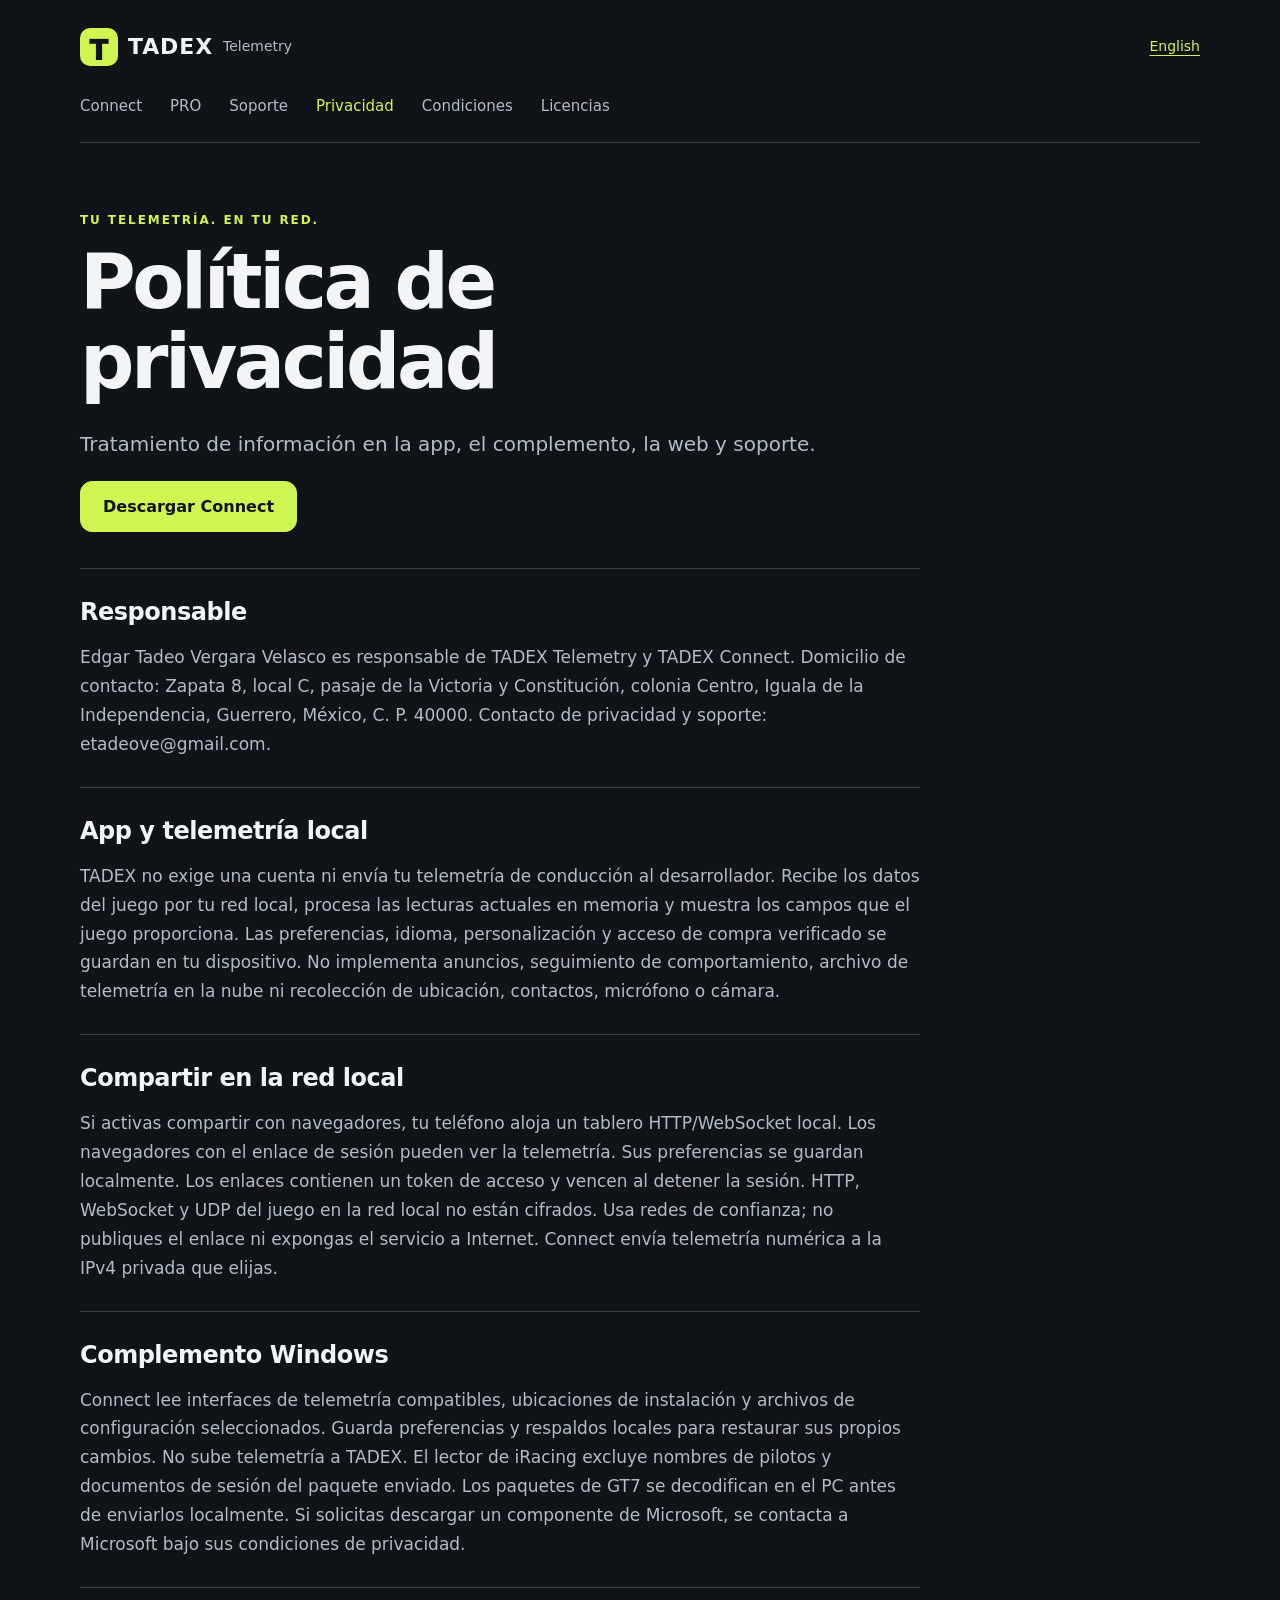
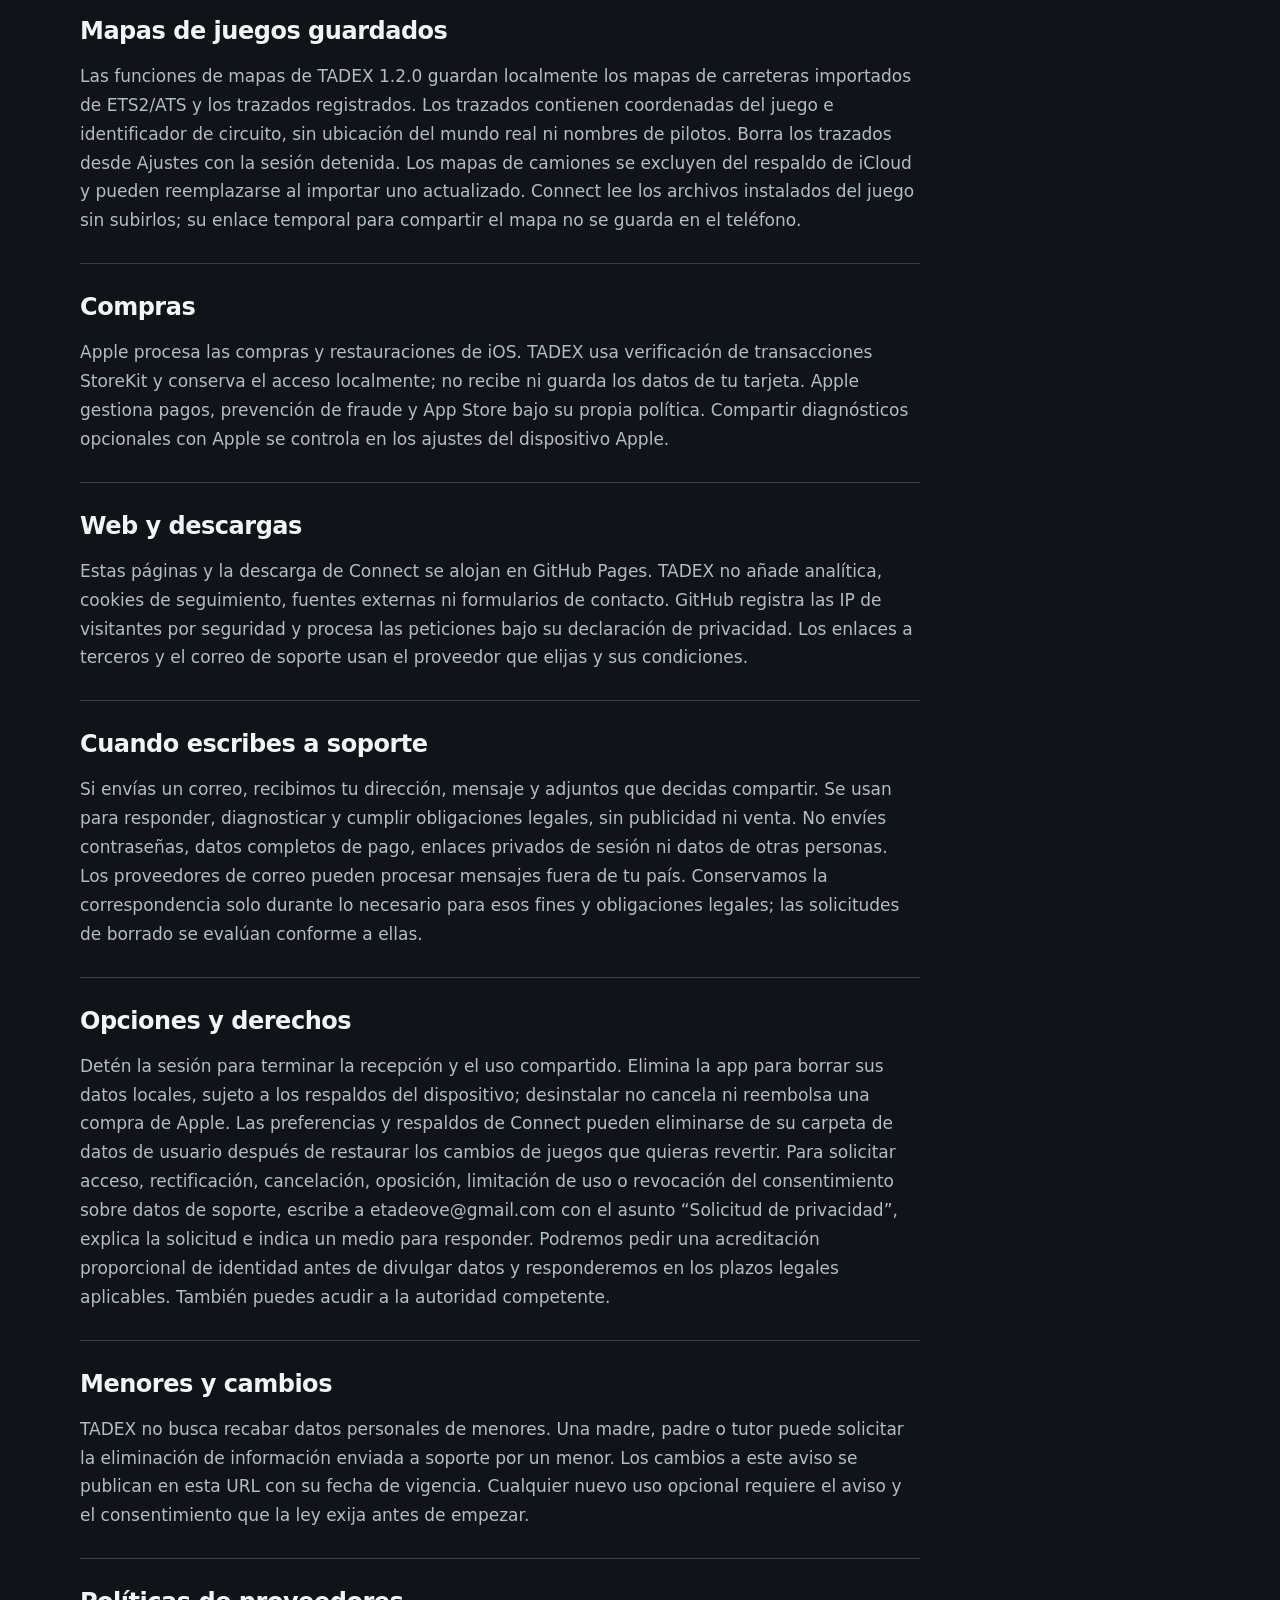
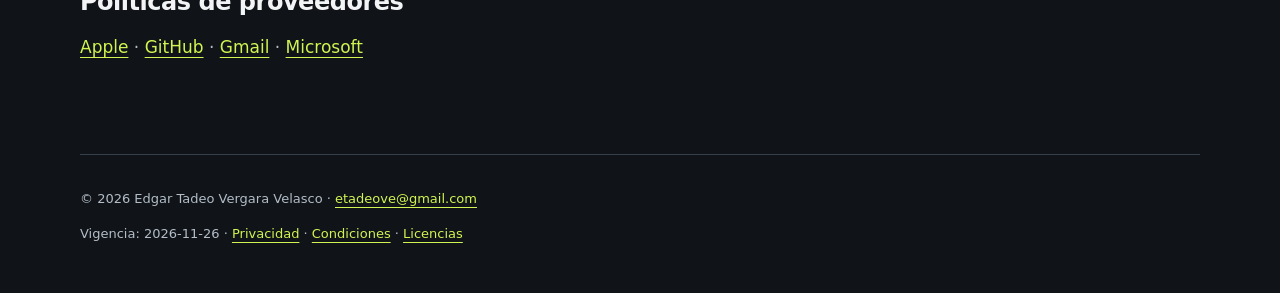
<file: es/privacy/index.html>
<!doctype html>
<html lang="es"><head><meta charset="utf-8"><meta name="viewport" content="width=device-width, initial-scale=1"><title>Política de privacidad · TADEX Telemetry</title><meta name="description" content="Tratamiento de información en la app, el complemento, la web y soporte."><link rel="canonical" href="https://edgartv1.github.io/tadex-telemetry/es/privacy/"><link rel="alternate" hreflang="en" href="https://edgartv1.github.io/tadex-telemetry/privacy/"><link rel="alternate" hreflang="es" href="https://edgartv1.github.io/tadex-telemetry/es/privacy/"><link rel="alternate" hreflang="x-default" href="https://edgartv1.github.io/tadex-telemetry/privacy/"><meta property="og:title" content="Política de privacidad · TADEX"><meta property="og:description" content="Tratamiento de información en la app, el complemento, la web y soporte."><meta property="og:url" content="https://edgartv1.github.io/tadex-telemetry/es/privacy/"><meta property="og:image" content="https://edgartv1.github.io/tadex-telemetry/assets/drift.jpg"><meta property="og:type" content="website"><meta name="theme-color" content="#101318"><link rel="icon" href="https://edgartv1.github.io/tadex-telemetry/assets/icon.png"><link rel="stylesheet" href="https://edgartv1.github.io/tadex-telemetry/assets/site.css"><script type="application/ld+json">{"@context": "https://schema.org", "@type": "WebPage", "name": "Política de privacidad", "url": "https://edgartv1.github.io/tadex-telemetry/es/privacy/", "description": "Tratamiento de información en la app, el complemento, la web y soporte."}</script></head>
<body><a class="skip" href="#main">Saltar al contenido</a><header><a class="brand" href="https://edgartv1.github.io/tadex-telemetry/es/"><span class="mark" aria-hidden="true">T</span>TADEX <span>Telemetry</span></a><a class="language" href="https://edgartv1.github.io/tadex-telemetry/privacy/" lang="en">English</a></header><nav aria-label="Principal"><a href="https://edgartv1.github.io/tadex-telemetry/es/connect/">Connect</a><a href="https://edgartv1.github.io/tadex-telemetry/es/pro/">PRO</a><a href="https://edgartv1.github.io/tadex-telemetry/es/support/">Soporte</a><a href="https://edgartv1.github.io/tadex-telemetry/es/privacy/" aria-current="page">Privacidad</a><a href="https://edgartv1.github.io/tadex-telemetry/es/terms/">Condiciones</a><a href="https://edgartv1.github.io/tadex-telemetry/es/licenses/">Licencias</a></nav><main id="main"><div class="hero "><p class="eyebrow">TU TELEMETRÍA. EN TU RED.</p><h1>Política de privacidad</h1><p class="intro">Tratamiento de información en la app, el complemento, la web y soporte.</p><div class="actions"><a class="button" href="https://edgartv1.github.io/tadex-telemetry/es/connect/">Descargar Connect</a></div></div><article class="document"><section><h2>Responsable</h2><p>Edgar Tadeo Vergara Velasco es responsable de TADEX Telemetry y TADEX Connect. Domicilio de contacto: Zapata 8, local C, pasaje de la Victoria y Constitución, colonia Centro, Iguala de la Independencia, Guerrero, México, C. P. 40000. Contacto de privacidad y soporte: etadeove@gmail.com.</p></section><section><h2>App y telemetría local</h2><p>TADEX no exige una cuenta ni envía tu telemetría de conducción al desarrollador. Recibe los datos del juego por tu red local, procesa las lecturas actuales en memoria y muestra los campos que el juego proporciona. Las preferencias, idioma, personalización y acceso de compra verificado se guardan en tu dispositivo. No implementa anuncios, seguimiento de comportamiento, archivo de telemetría en la nube ni recolección de ubicación, contactos, micrófono o cámara.</p></section><section><h2>Compartir en la red local</h2><p>Si activas compartir con navegadores, tu teléfono aloja un tablero HTTP/WebSocket local. Los navegadores con el enlace de sesión pueden ver la telemetría. Sus preferencias se guardan localmente. Los enlaces contienen un token de acceso y vencen al detener la sesión. HTTP, WebSocket y UDP del juego en la red local no están cifrados. Usa redes de confianza; no publiques el enlace ni expongas el servicio a Internet. Connect envía telemetría numérica a la IPv4 privada que elijas.</p></section><section><h2>Complemento Windows</h2><p>Connect lee interfaces de telemetría compatibles, ubicaciones de instalación y archivos de configuración seleccionados. Guarda preferencias y respaldos locales para restaurar sus propios cambios. No sube telemetría a TADEX. El lector de iRacing excluye nombres de pilotos y documentos de sesión del paquete enviado. Los paquetes de GT7 se decodifican en el PC antes de enviarlos localmente. Si solicitas descargar un componente de Microsoft, se contacta a Microsoft bajo sus condiciones de privacidad.</p></section><section><h2>Mapas de juegos guardados</h2><p>Las funciones de mapas de TADEX 1.2.0 guardan localmente los mapas de carreteras importados de ETS2/ATS y los trazados registrados. Los trazados contienen coordenadas del juego e identificador de circuito, sin ubicación del mundo real ni nombres de pilotos. Borra los trazados desde Ajustes con la sesión detenida. Los mapas de camiones se excluyen del respaldo de iCloud y pueden reemplazarse al importar uno actualizado. Connect lee los archivos instalados del juego sin subirlos; su enlace temporal para compartir el mapa no se guarda en el teléfono.</p></section><section><h2>Compras</h2><p>Apple procesa las compras y restauraciones de iOS. TADEX usa verificación de transacciones StoreKit y conserva el acceso localmente; no recibe ni guarda los datos de tu tarjeta. Apple gestiona pagos, prevención de fraude y App Store bajo su propia política. Compartir diagnósticos opcionales con Apple se controla en los ajustes del dispositivo Apple.</p></section><section><h2>Web y descargas</h2><p>Estas páginas y la descarga de Connect se alojan en GitHub Pages. TADEX no añade analítica, cookies de seguimiento, fuentes externas ni formularios de contacto. GitHub registra las IP de visitantes por seguridad y procesa las peticiones bajo su declaración de privacidad. Los enlaces a terceros y el correo de soporte usan el proveedor que elijas y sus condiciones.</p></section><section><h2>Cuando escribes a soporte</h2><p>Si envías un correo, recibimos tu dirección, mensaje y adjuntos que decidas compartir. Se usan para responder, diagnosticar y cumplir obligaciones legales, sin publicidad ni venta. No envíes contraseñas, datos completos de pago, enlaces privados de sesión ni datos de otras personas. Los proveedores de correo pueden procesar mensajes fuera de tu país. Conservamos la correspondencia solo durante lo necesario para esos fines y obligaciones legales; las solicitudes de borrado se evalúan conforme a ellas.</p></section><section><h2>Opciones y derechos</h2><p>Detén la sesión para terminar la recepción y el uso compartido. Elimina la app para borrar sus datos locales, sujeto a los respaldos del dispositivo; desinstalar no cancela ni reembolsa una compra de Apple. Las preferencias y respaldos de Connect pueden eliminarse de su carpeta de datos de usuario después de restaurar los cambios de juegos que quieras revertir. Para solicitar acceso, rectificación, cancelación, oposición, limitación de uso o revocación del consentimiento sobre datos de soporte, escribe a etadeove@gmail.com con el asunto “Solicitud de privacidad”, explica la solicitud e indica un medio para responder. Podremos pedir una acreditación proporcional de identidad antes de divulgar datos y responderemos en los plazos legales aplicables. También puedes acudir a la autoridad competente.</p></section><section><h2>Menores y cambios</h2><p>TADEX no busca recabar datos personales de menores. Una madre, padre o tutor puede solicitar la eliminación de información enviada a soporte por un menor. Los cambios a este aviso se publican en esta URL con su fecha de vigencia. Cualquier nuevo uso opcional requiere el aviso y el consentimiento que la ley exija antes de empezar.</p></section><section><h2>Políticas de proveedores</h2><p><a href="https://www.apple.com/legal/privacy/">Apple</a> · <a href="https://docs.github.com/en/site-policy/privacy-policies/github-general-privacy-statement">GitHub</a> · <a href="https://policies.google.com/privacy">Gmail</a> · <a href="https://privacy.microsoft.com/privacystatement">Microsoft</a></p></section></article></main><footer><p>© 2026 Edgar Tadeo Vergara Velasco · <a href="mailto:etadeove@gmail.com">etadeove@gmail.com</a></p><p>Vigencia: <time datetime="2026-11-26">2026-11-26</time> · <a href="https://edgartv1.github.io/tadex-telemetry/es/privacy/">Privacidad</a> · <a href="https://edgartv1.github.io/tadex-telemetry/es/terms/">Condiciones</a> · <a href="https://edgartv1.github.io/tadex-telemetry/es/licenses/">Licencias</a></p></footer></body></html>
</file>
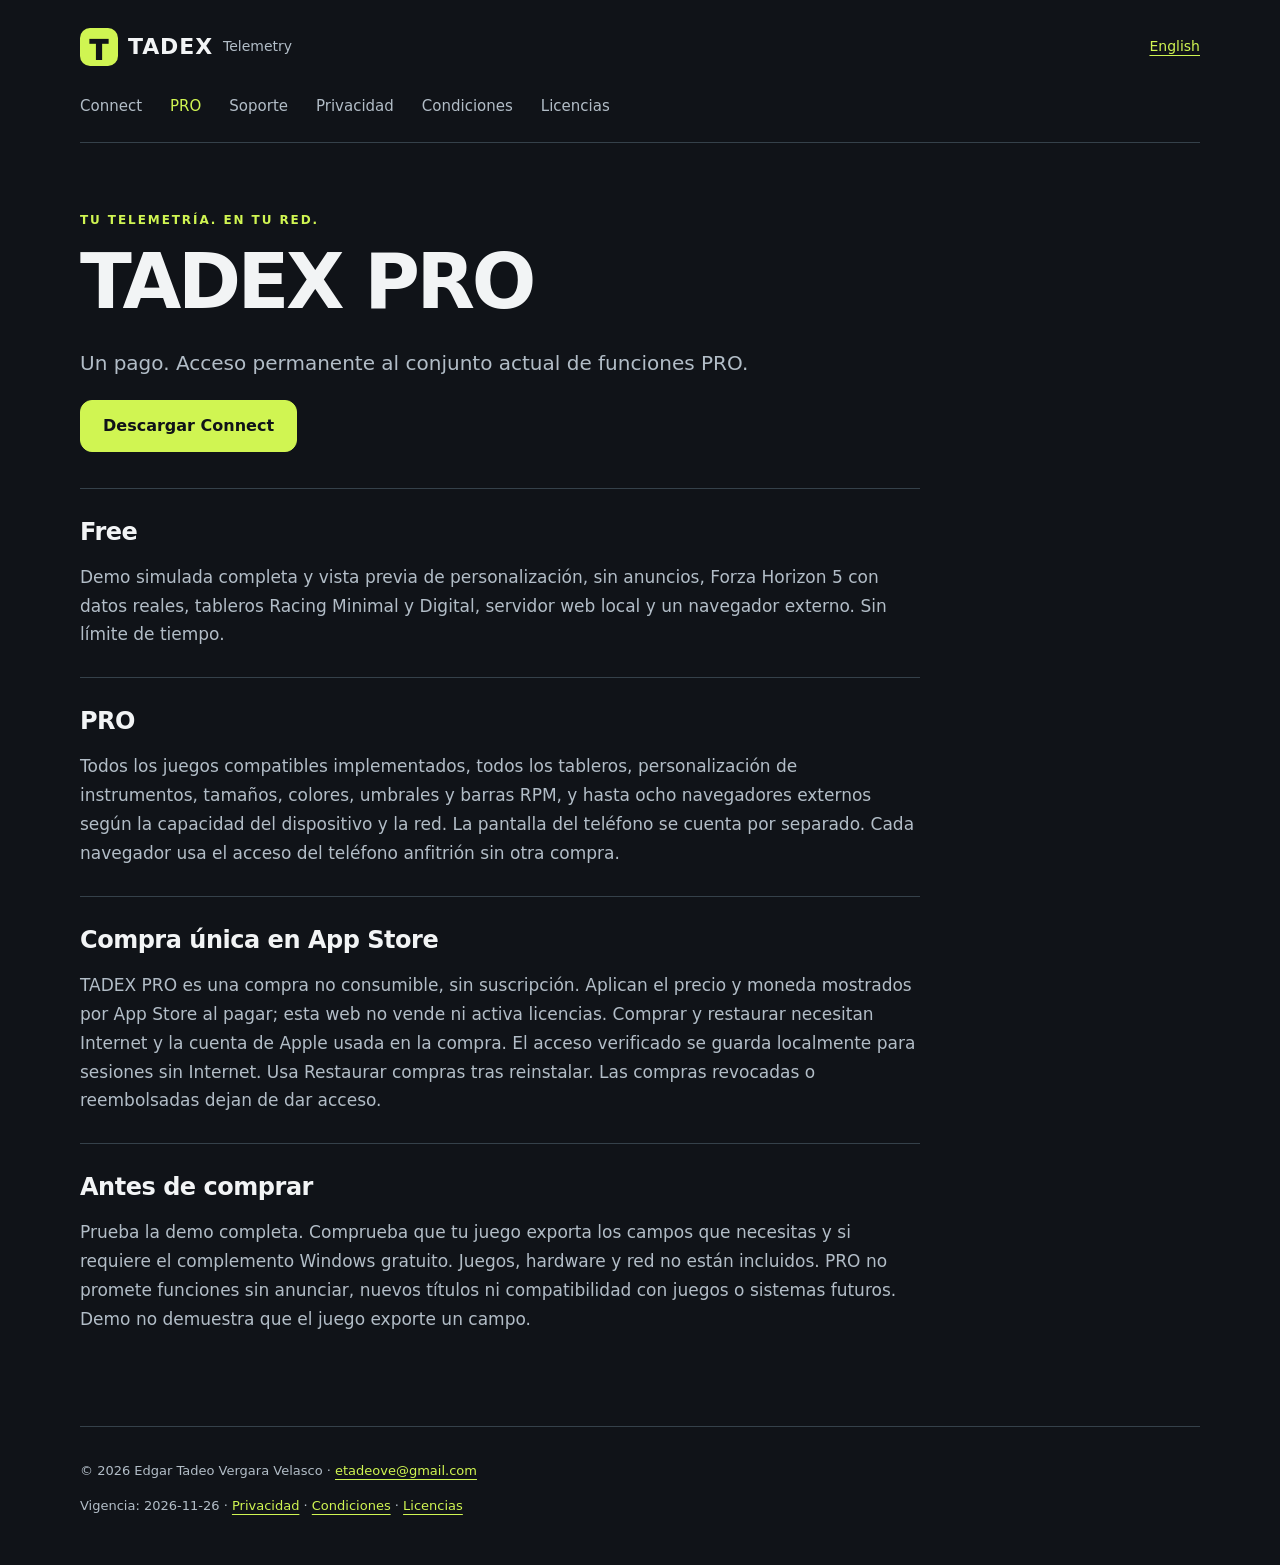
<file: es/pro/index.html>
<!doctype html>
<html lang="es"><head><meta charset="utf-8"><meta name="viewport" content="width=device-width, initial-scale=1"><title>TADEX PRO · TADEX Telemetry</title><meta name="description" content="Un pago. Acceso permanente al conjunto actual de funciones PRO."><link rel="canonical" href="https://edgartv1.github.io/tadex-telemetry/es/pro/"><link rel="alternate" hreflang="en" href="https://edgartv1.github.io/tadex-telemetry/pro/"><link rel="alternate" hreflang="es" href="https://edgartv1.github.io/tadex-telemetry/es/pro/"><link rel="alternate" hreflang="x-default" href="https://edgartv1.github.io/tadex-telemetry/pro/"><meta property="og:title" content="TADEX PRO · TADEX"><meta property="og:description" content="Un pago. Acceso permanente al conjunto actual de funciones PRO."><meta property="og:url" content="https://edgartv1.github.io/tadex-telemetry/es/pro/"><meta property="og:image" content="https://edgartv1.github.io/tadex-telemetry/assets/drift.jpg"><meta property="og:type" content="website"><meta name="theme-color" content="#101318"><link rel="icon" href="https://edgartv1.github.io/tadex-telemetry/assets/icon.png"><link rel="stylesheet" href="https://edgartv1.github.io/tadex-telemetry/assets/site.css"><script type="application/ld+json">{"@context": "https://schema.org", "@type": "WebPage", "name": "TADEX PRO", "url": "https://edgartv1.github.io/tadex-telemetry/es/pro/", "description": "Un pago. Acceso permanente al conjunto actual de funciones PRO."}</script></head>
<body><a class="skip" href="#main">Saltar al contenido</a><header><a class="brand" href="https://edgartv1.github.io/tadex-telemetry/es/"><span class="mark" aria-hidden="true">T</span>TADEX <span>Telemetry</span></a><a class="language" href="https://edgartv1.github.io/tadex-telemetry/pro/" lang="en">English</a></header><nav aria-label="Principal"><a href="https://edgartv1.github.io/tadex-telemetry/es/connect/">Connect</a><a href="https://edgartv1.github.io/tadex-telemetry/es/pro/" aria-current="page">PRO</a><a href="https://edgartv1.github.io/tadex-telemetry/es/support/">Soporte</a><a href="https://edgartv1.github.io/tadex-telemetry/es/privacy/">Privacidad</a><a href="https://edgartv1.github.io/tadex-telemetry/es/terms/">Condiciones</a><a href="https://edgartv1.github.io/tadex-telemetry/es/licenses/">Licencias</a></nav><main id="main"><div class="hero "><p class="eyebrow">TU TELEMETRÍA. EN TU RED.</p><h1>TADEX PRO</h1><p class="intro">Un pago. Acceso permanente al conjunto actual de funciones PRO.</p><div class="actions"><a class="button" href="https://edgartv1.github.io/tadex-telemetry/es/connect/">Descargar Connect</a></div></div><article class="document"><section><h2>Free</h2><p>Demo simulada completa y vista previa de personalización, sin anuncios, Forza Horizon 5 con datos reales, tableros Racing Minimal y Digital, servidor web local y un navegador externo. Sin límite de tiempo.</p></section><section><h2>PRO</h2><p>Todos los juegos compatibles implementados, todos los tableros, personalización de instrumentos, tamaños, colores, umbrales y barras RPM, y hasta ocho navegadores externos según la capacidad del dispositivo y la red. La pantalla del teléfono se cuenta por separado. Cada navegador usa el acceso del teléfono anfitrión sin otra compra.</p></section><section><h2>Compra única en App Store</h2><p>TADEX PRO es una compra no consumible, sin suscripción. Aplican el precio y moneda mostrados por App Store al pagar; esta web no vende ni activa licencias. Comprar y restaurar necesitan Internet y la cuenta de Apple usada en la compra. El acceso verificado se guarda localmente para sesiones sin Internet. Usa Restaurar compras tras reinstalar. Las compras revocadas o reembolsadas dejan de dar acceso.</p></section><section><h2>Antes de comprar</h2><p>Prueba la demo completa. Comprueba que tu juego exporta los campos que necesitas y si requiere el complemento Windows gratuito. Juegos, hardware y red no están incluidos. PRO no promete funciones sin anunciar, nuevos títulos ni compatibilidad con juegos o sistemas futuros. Demo no demuestra que el juego exporte un campo.</p></section></article></main><footer><p>© 2026 Edgar Tadeo Vergara Velasco · <a href="mailto:etadeove@gmail.com">etadeove@gmail.com</a></p><p>Vigencia: <time datetime="2026-11-26">2026-11-26</time> · <a href="https://edgartv1.github.io/tadex-telemetry/es/privacy/">Privacidad</a> · <a href="https://edgartv1.github.io/tadex-telemetry/es/terms/">Condiciones</a> · <a href="https://edgartv1.github.io/tadex-telemetry/es/licenses/">Licencias</a></p></footer></body></html>
</file>
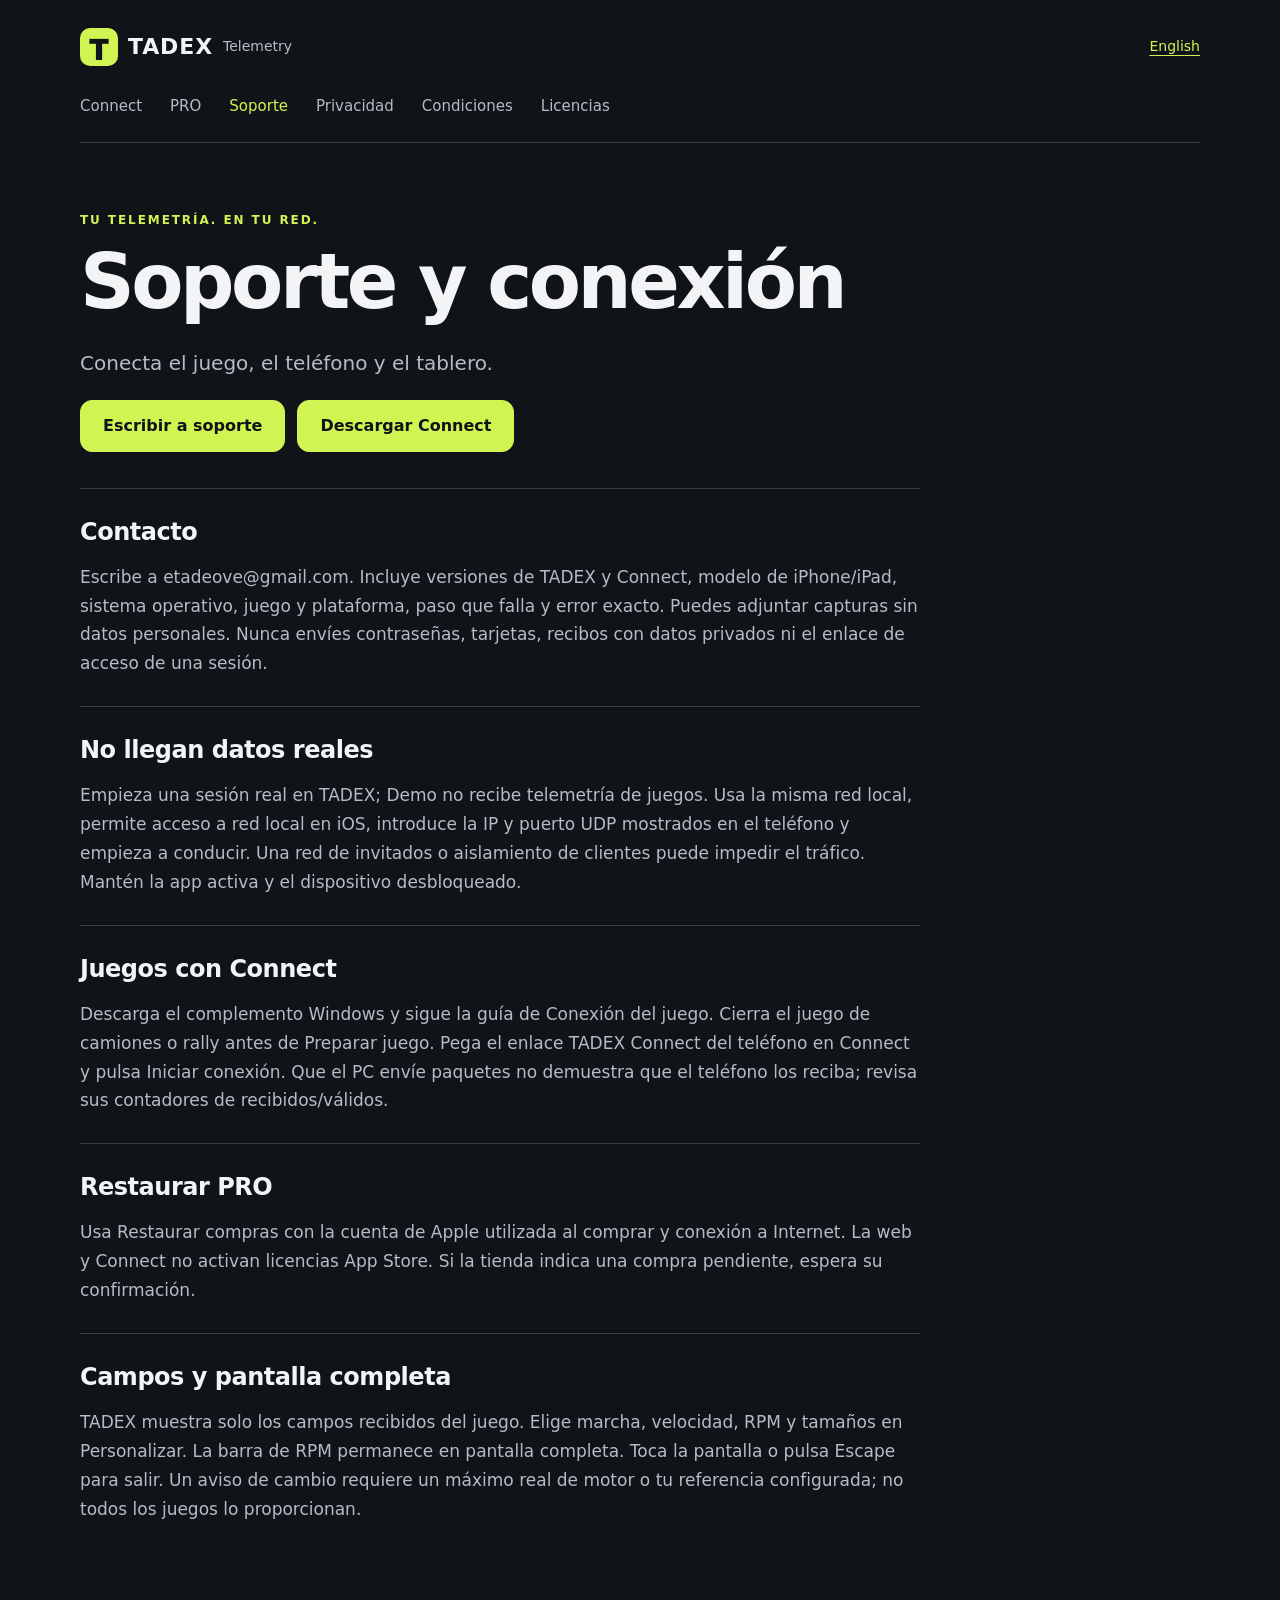
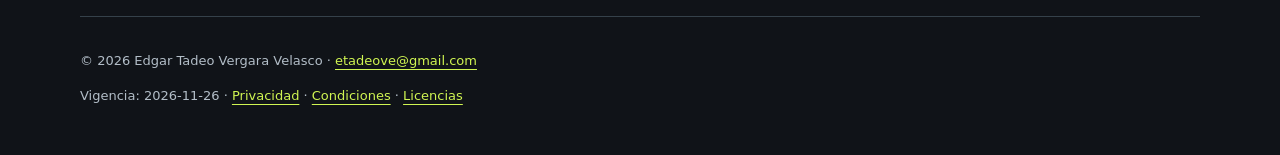
<file: es/support/index.html>
<!doctype html>
<html lang="es"><head><meta charset="utf-8"><meta name="viewport" content="width=device-width, initial-scale=1"><title>Soporte y conexión · TADEX Telemetry</title><meta name="description" content="Conecta el juego, el teléfono y el tablero."><link rel="canonical" href="https://edgartv1.github.io/tadex-telemetry/es/support/"><link rel="alternate" hreflang="en" href="https://edgartv1.github.io/tadex-telemetry/support/"><link rel="alternate" hreflang="es" href="https://edgartv1.github.io/tadex-telemetry/es/support/"><link rel="alternate" hreflang="x-default" href="https://edgartv1.github.io/tadex-telemetry/support/"><meta property="og:title" content="Soporte y conexión · TADEX"><meta property="og:description" content="Conecta el juego, el teléfono y el tablero."><meta property="og:url" content="https://edgartv1.github.io/tadex-telemetry/es/support/"><meta property="og:image" content="https://edgartv1.github.io/tadex-telemetry/assets/drift.jpg"><meta property="og:type" content="website"><meta name="theme-color" content="#101318"><link rel="icon" href="https://edgartv1.github.io/tadex-telemetry/assets/icon.png"><link rel="stylesheet" href="https://edgartv1.github.io/tadex-telemetry/assets/site.css"><script type="application/ld+json">{"@context": "https://schema.org", "@type": "WebPage", "name": "Soporte y conexión", "url": "https://edgartv1.github.io/tadex-telemetry/es/support/", "description": "Conecta el juego, el teléfono y el tablero."}</script></head>
<body><a class="skip" href="#main">Saltar al contenido</a><header><a class="brand" href="https://edgartv1.github.io/tadex-telemetry/es/"><span class="mark" aria-hidden="true">T</span>TADEX <span>Telemetry</span></a><a class="language" href="https://edgartv1.github.io/tadex-telemetry/support/" lang="en">English</a></header><nav aria-label="Principal"><a href="https://edgartv1.github.io/tadex-telemetry/es/connect/">Connect</a><a href="https://edgartv1.github.io/tadex-telemetry/es/pro/">PRO</a><a href="https://edgartv1.github.io/tadex-telemetry/es/support/" aria-current="page">Soporte</a><a href="https://edgartv1.github.io/tadex-telemetry/es/privacy/">Privacidad</a><a href="https://edgartv1.github.io/tadex-telemetry/es/terms/">Condiciones</a><a href="https://edgartv1.github.io/tadex-telemetry/es/licenses/">Licencias</a></nav><main id="main"><div class="hero "><p class="eyebrow">TU TELEMETRÍA. EN TU RED.</p><h1>Soporte y conexión</h1><p class="intro">Conecta el juego, el teléfono y el tablero.</p><div class="actions"><a class="button" href="mailto:etadeove@gmail.com">Escribir a soporte</a><a class="button" href="https://edgartv1.github.io/tadex-telemetry/es/connect/">Descargar Connect</a></div></div><article class="document"><section><h2>Contacto</h2><p>Escribe a etadeove@gmail.com. Incluye versiones de TADEX y Connect, modelo de iPhone/iPad, sistema operativo, juego y plataforma, paso que falla y error exacto. Puedes adjuntar capturas sin datos personales. Nunca envíes contraseñas, tarjetas, recibos con datos privados ni el enlace de acceso de una sesión.</p></section><section><h2>No llegan datos reales</h2><p>Empieza una sesión real en TADEX; Demo no recibe telemetría de juegos. Usa la misma red local, permite acceso a red local en iOS, introduce la IP y puerto UDP mostrados en el teléfono y empieza a conducir. Una red de invitados o aislamiento de clientes puede impedir el tráfico. Mantén la app activa y el dispositivo desbloqueado.</p></section><section><h2>Juegos con Connect</h2><p>Descarga el complemento Windows y sigue la guía de Conexión del juego. Cierra el juego de camiones o rally antes de Preparar juego. Pega el enlace TADEX Connect del teléfono en Connect y pulsa Iniciar conexión. Que el PC envíe paquetes no demuestra que el teléfono los reciba; revisa sus contadores de recibidos/válidos.</p></section><section><h2>Restaurar PRO</h2><p>Usa Restaurar compras con la cuenta de Apple utilizada al comprar y conexión a Internet. La web y Connect no activan licencias App Store. Si la tienda indica una compra pendiente, espera su confirmación.</p></section><section><h2>Campos y pantalla completa</h2><p>TADEX muestra solo los campos recibidos del juego. Elige marcha, velocidad, RPM y tamaños en Personalizar. La barra de RPM permanece en pantalla completa. Toca la pantalla o pulsa Escape para salir. Un aviso de cambio requiere un máximo real de motor o tu referencia configurada; no todos los juegos lo proporcionan.</p></section></article></main><footer><p>© 2026 Edgar Tadeo Vergara Velasco · <a href="mailto:etadeove@gmail.com">etadeove@gmail.com</a></p><p>Vigencia: <time datetime="2026-11-26">2026-11-26</time> · <a href="https://edgartv1.github.io/tadex-telemetry/es/privacy/">Privacidad</a> · <a href="https://edgartv1.github.io/tadex-telemetry/es/terms/">Condiciones</a> · <a href="https://edgartv1.github.io/tadex-telemetry/es/licenses/">Licencias</a></p></footer></body></html>
</file>
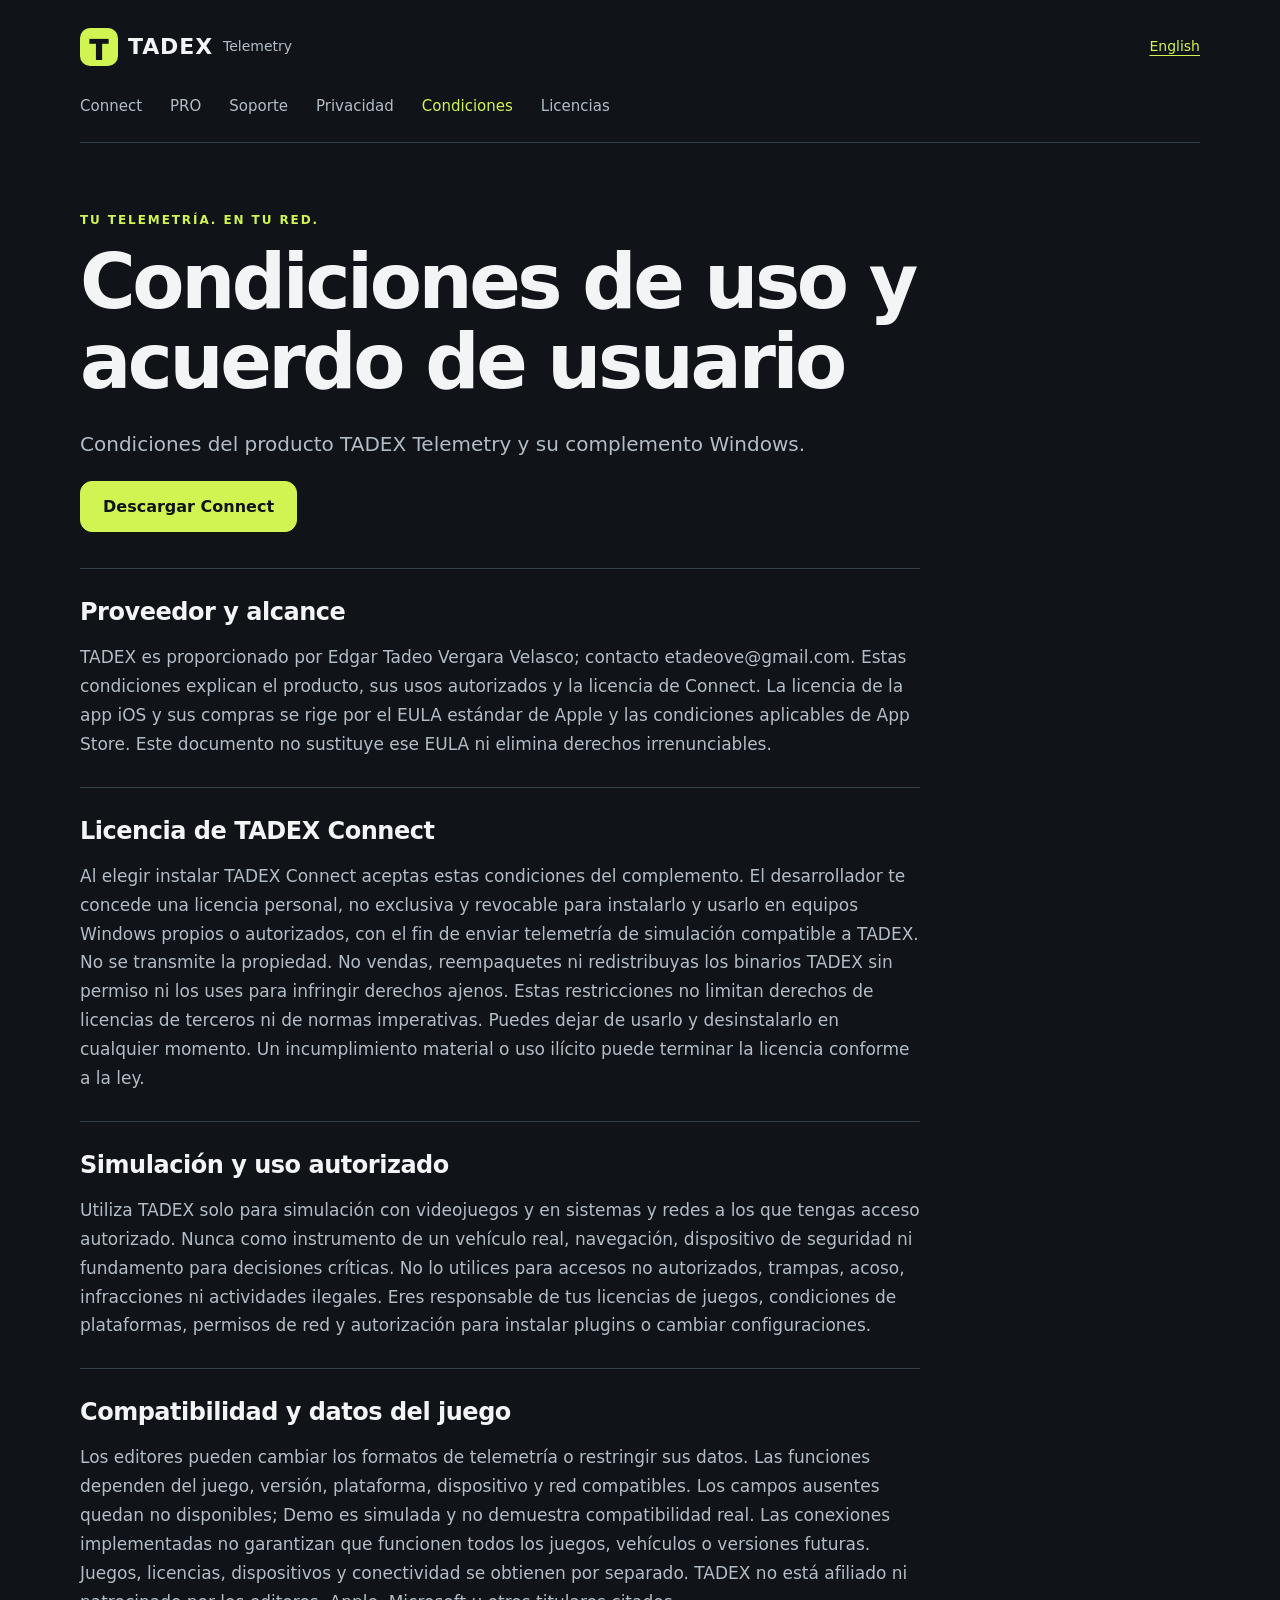
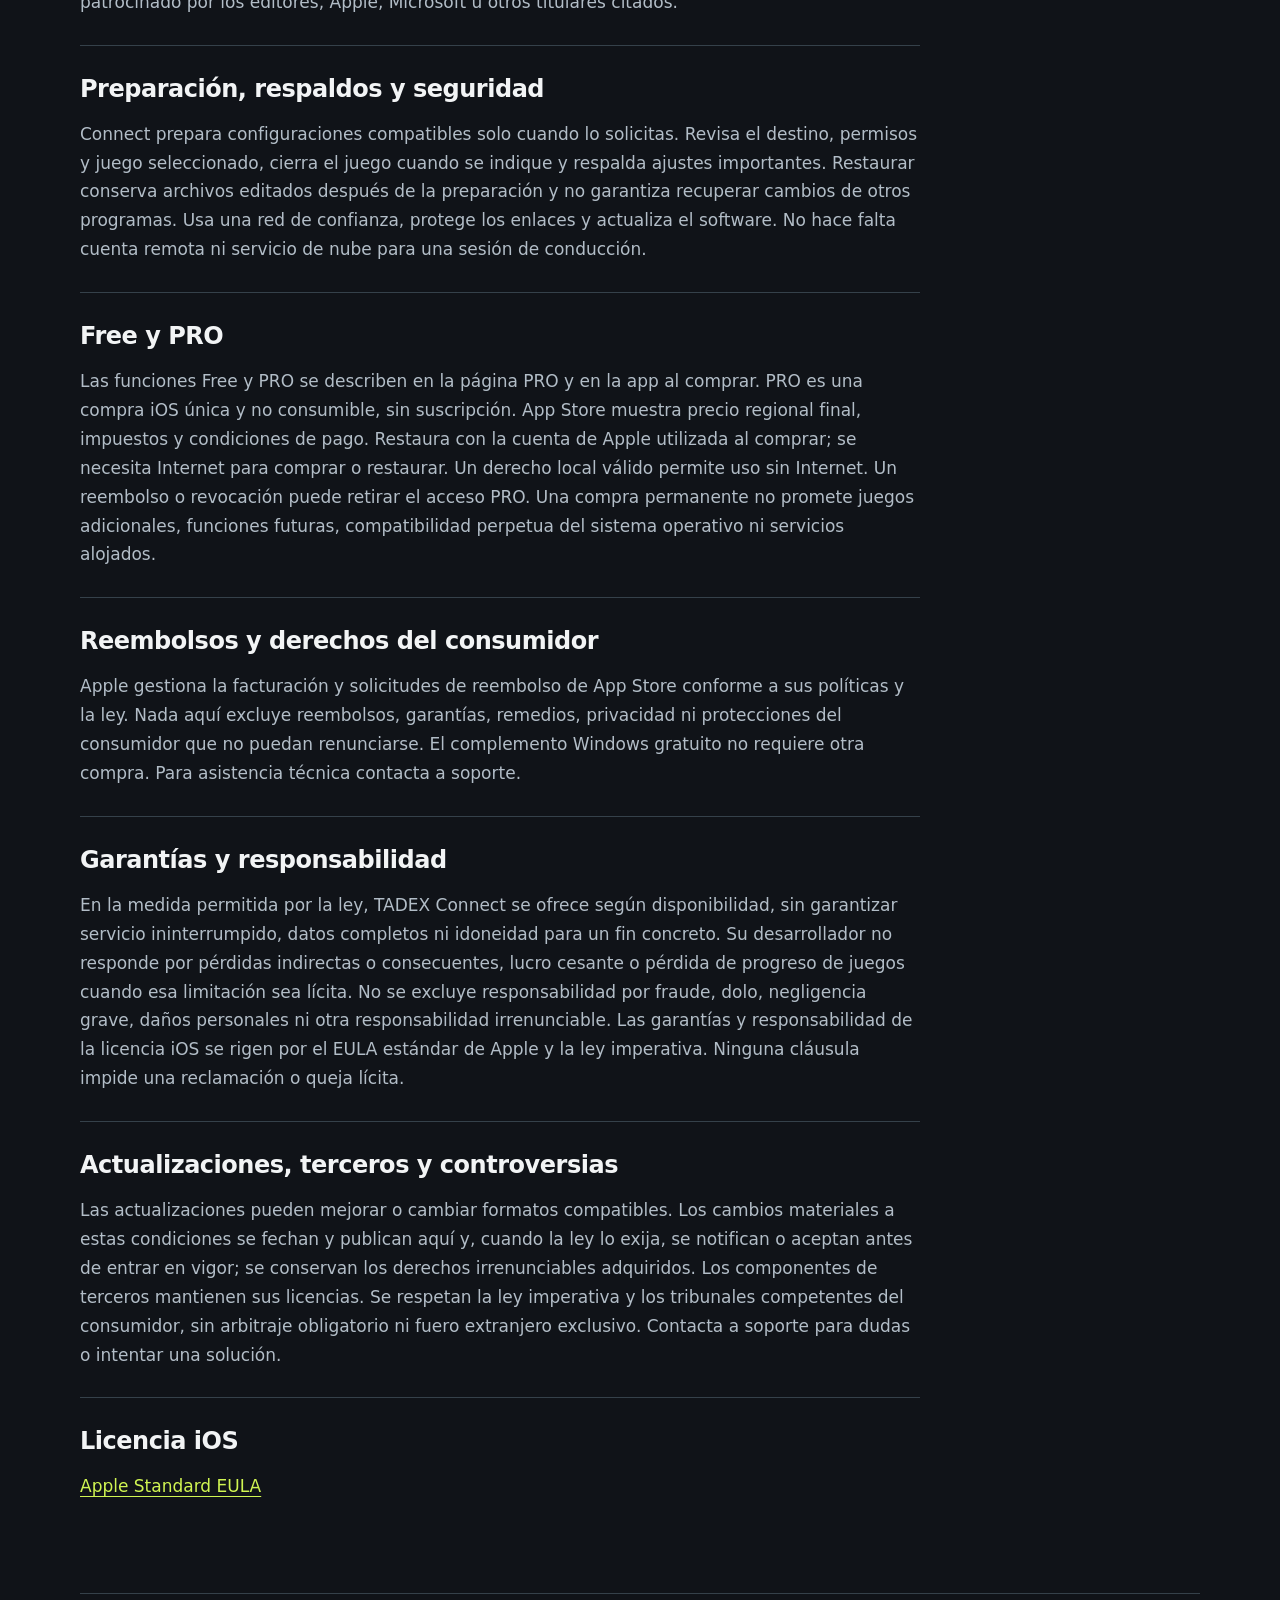
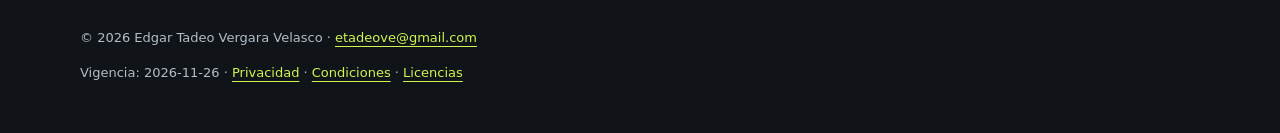
<file: es/terms/index.html>
<!doctype html>
<html lang="es"><head><meta charset="utf-8"><meta name="viewport" content="width=device-width, initial-scale=1"><title>Condiciones de uso y acuerdo de usuario · TADEX Telemetry</title><meta name="description" content="Condiciones del producto TADEX Telemetry y su complemento Windows."><link rel="canonical" href="https://edgartv1.github.io/tadex-telemetry/es/terms/"><link rel="alternate" hreflang="en" href="https://edgartv1.github.io/tadex-telemetry/terms/"><link rel="alternate" hreflang="es" href="https://edgartv1.github.io/tadex-telemetry/es/terms/"><link rel="alternate" hreflang="x-default" href="https://edgartv1.github.io/tadex-telemetry/terms/"><meta property="og:title" content="Condiciones de uso y acuerdo de usuario · TADEX"><meta property="og:description" content="Condiciones del producto TADEX Telemetry y su complemento Windows."><meta property="og:url" content="https://edgartv1.github.io/tadex-telemetry/es/terms/"><meta property="og:image" content="https://edgartv1.github.io/tadex-telemetry/assets/drift.jpg"><meta property="og:type" content="website"><meta name="theme-color" content="#101318"><link rel="icon" href="https://edgartv1.github.io/tadex-telemetry/assets/icon.png"><link rel="stylesheet" href="https://edgartv1.github.io/tadex-telemetry/assets/site.css"><script type="application/ld+json">{"@context": "https://schema.org", "@type": "WebPage", "name": "Condiciones de uso y acuerdo de usuario", "url": "https://edgartv1.github.io/tadex-telemetry/es/terms/", "description": "Condiciones del producto TADEX Telemetry y su complemento Windows."}</script></head>
<body><a class="skip" href="#main">Saltar al contenido</a><header><a class="brand" href="https://edgartv1.github.io/tadex-telemetry/es/"><span class="mark" aria-hidden="true">T</span>TADEX <span>Telemetry</span></a><a class="language" href="https://edgartv1.github.io/tadex-telemetry/terms/" lang="en">English</a></header><nav aria-label="Principal"><a href="https://edgartv1.github.io/tadex-telemetry/es/connect/">Connect</a><a href="https://edgartv1.github.io/tadex-telemetry/es/pro/">PRO</a><a href="https://edgartv1.github.io/tadex-telemetry/es/support/">Soporte</a><a href="https://edgartv1.github.io/tadex-telemetry/es/privacy/">Privacidad</a><a href="https://edgartv1.github.io/tadex-telemetry/es/terms/" aria-current="page">Condiciones</a><a href="https://edgartv1.github.io/tadex-telemetry/es/licenses/">Licencias</a></nav><main id="main"><div class="hero "><p class="eyebrow">TU TELEMETRÍA. EN TU RED.</p><h1>Condiciones de uso y acuerdo de usuario</h1><p class="intro">Condiciones del producto TADEX Telemetry y su complemento Windows.</p><div class="actions"><a class="button" href="https://edgartv1.github.io/tadex-telemetry/es/connect/">Descargar Connect</a></div></div><article class="document"><section><h2>Proveedor y alcance</h2><p>TADEX es proporcionado por Edgar Tadeo Vergara Velasco; contacto etadeove@gmail.com. Estas condiciones explican el producto, sus usos autorizados y la licencia de Connect. La licencia de la app iOS y sus compras se rige por el EULA estándar de Apple y las condiciones aplicables de App Store. Este documento no sustituye ese EULA ni elimina derechos irrenunciables.</p></section><section><h2>Licencia de TADEX Connect</h2><p>Al elegir instalar TADEX Connect aceptas estas condiciones del complemento. El desarrollador te concede una licencia personal, no exclusiva y revocable para instalarlo y usarlo en equipos Windows propios o autorizados, con el fin de enviar telemetría de simulación compatible a TADEX. No se transmite la propiedad. No vendas, reempaquetes ni redistribuyas los binarios TADEX sin permiso ni los uses para infringir derechos ajenos. Estas restricciones no limitan derechos de licencias de terceros ni de normas imperativas. Puedes dejar de usarlo y desinstalarlo en cualquier momento. Un incumplimiento material o uso ilícito puede terminar la licencia conforme a la ley.</p></section><section><h2>Simulación y uso autorizado</h2><p>Utiliza TADEX solo para simulación con videojuegos y en sistemas y redes a los que tengas acceso autorizado. Nunca como instrumento de un vehículo real, navegación, dispositivo de seguridad ni fundamento para decisiones críticas. No lo utilices para accesos no autorizados, trampas, acoso, infracciones ni actividades ilegales. Eres responsable de tus licencias de juegos, condiciones de plataformas, permisos de red y autorización para instalar plugins o cambiar configuraciones.</p></section><section><h2>Compatibilidad y datos del juego</h2><p>Los editores pueden cambiar los formatos de telemetría o restringir sus datos. Las funciones dependen del juego, versión, plataforma, dispositivo y red compatibles. Los campos ausentes quedan no disponibles; Demo es simulada y no demuestra compatibilidad real. Las conexiones implementadas no garantizan que funcionen todos los juegos, vehículos o versiones futuras. Juegos, licencias, dispositivos y conectividad se obtienen por separado. TADEX no está afiliado ni patrocinado por los editores, Apple, Microsoft u otros titulares citados.</p></section><section><h2>Preparación, respaldos y seguridad</h2><p>Connect prepara configuraciones compatibles solo cuando lo solicitas. Revisa el destino, permisos y juego seleccionado, cierra el juego cuando se indique y respalda ajustes importantes. Restaurar conserva archivos editados después de la preparación y no garantiza recuperar cambios de otros programas. Usa una red de confianza, protege los enlaces y actualiza el software. No hace falta cuenta remota ni servicio de nube para una sesión de conducción.</p></section><section><h2>Free y PRO</h2><p>Las funciones Free y PRO se describen en la página PRO y en la app al comprar. PRO es una compra iOS única y no consumible, sin suscripción. App Store muestra precio regional final, impuestos y condiciones de pago. Restaura con la cuenta de Apple utilizada al comprar; se necesita Internet para comprar o restaurar. Un derecho local válido permite uso sin Internet. Un reembolso o revocación puede retirar el acceso PRO. Una compra permanente no promete juegos adicionales, funciones futuras, compatibilidad perpetua del sistema operativo ni servicios alojados.</p></section><section><h2>Reembolsos y derechos del consumidor</h2><p>Apple gestiona la facturación y solicitudes de reembolso de App Store conforme a sus políticas y la ley. Nada aquí excluye reembolsos, garantías, remedios, privacidad ni protecciones del consumidor que no puedan renunciarse. El complemento Windows gratuito no requiere otra compra. Para asistencia técnica contacta a soporte.</p></section><section><h2>Garantías y responsabilidad</h2><p>En la medida permitida por la ley, TADEX Connect se ofrece según disponibilidad, sin garantizar servicio ininterrumpido, datos completos ni idoneidad para un fin concreto. Su desarrollador no responde por pérdidas indirectas o consecuentes, lucro cesante o pérdida de progreso de juegos cuando esa limitación sea lícita. No se excluye responsabilidad por fraude, dolo, negligencia grave, daños personales ni otra responsabilidad irrenunciable. Las garantías y responsabilidad de la licencia iOS se rigen por el EULA estándar de Apple y la ley imperativa. Ninguna cláusula impide una reclamación o queja lícita.</p></section><section><h2>Actualizaciones, terceros y controversias</h2><p>Las actualizaciones pueden mejorar o cambiar formatos compatibles. Los cambios materiales a estas condiciones se fechan y publican aquí y, cuando la ley lo exija, se notifican o aceptan antes de entrar en vigor; se conservan los derechos irrenunciables adquiridos. Los componentes de terceros mantienen sus licencias. Se respetan la ley imperativa y los tribunales competentes del consumidor, sin arbitraje obligatorio ni fuero extranjero exclusivo. Contacta a soporte para dudas o intentar una solución.</p></section><section><h2>Licencia iOS</h2><p><a href="https://www.apple.com/legal/internet-services/itunes/dev/stdeula/">Apple Standard EULA</a></p></section></article></main><footer><p>© 2026 Edgar Tadeo Vergara Velasco · <a href="mailto:etadeove@gmail.com">etadeove@gmail.com</a></p><p>Vigencia: <time datetime="2026-11-26">2026-11-26</time> · <a href="https://edgartv1.github.io/tadex-telemetry/es/privacy/">Privacidad</a> · <a href="https://edgartv1.github.io/tadex-telemetry/es/terms/">Condiciones</a> · <a href="https://edgartv1.github.io/tadex-telemetry/es/licenses/">Licencias</a></p></footer></body></html>
</file>
